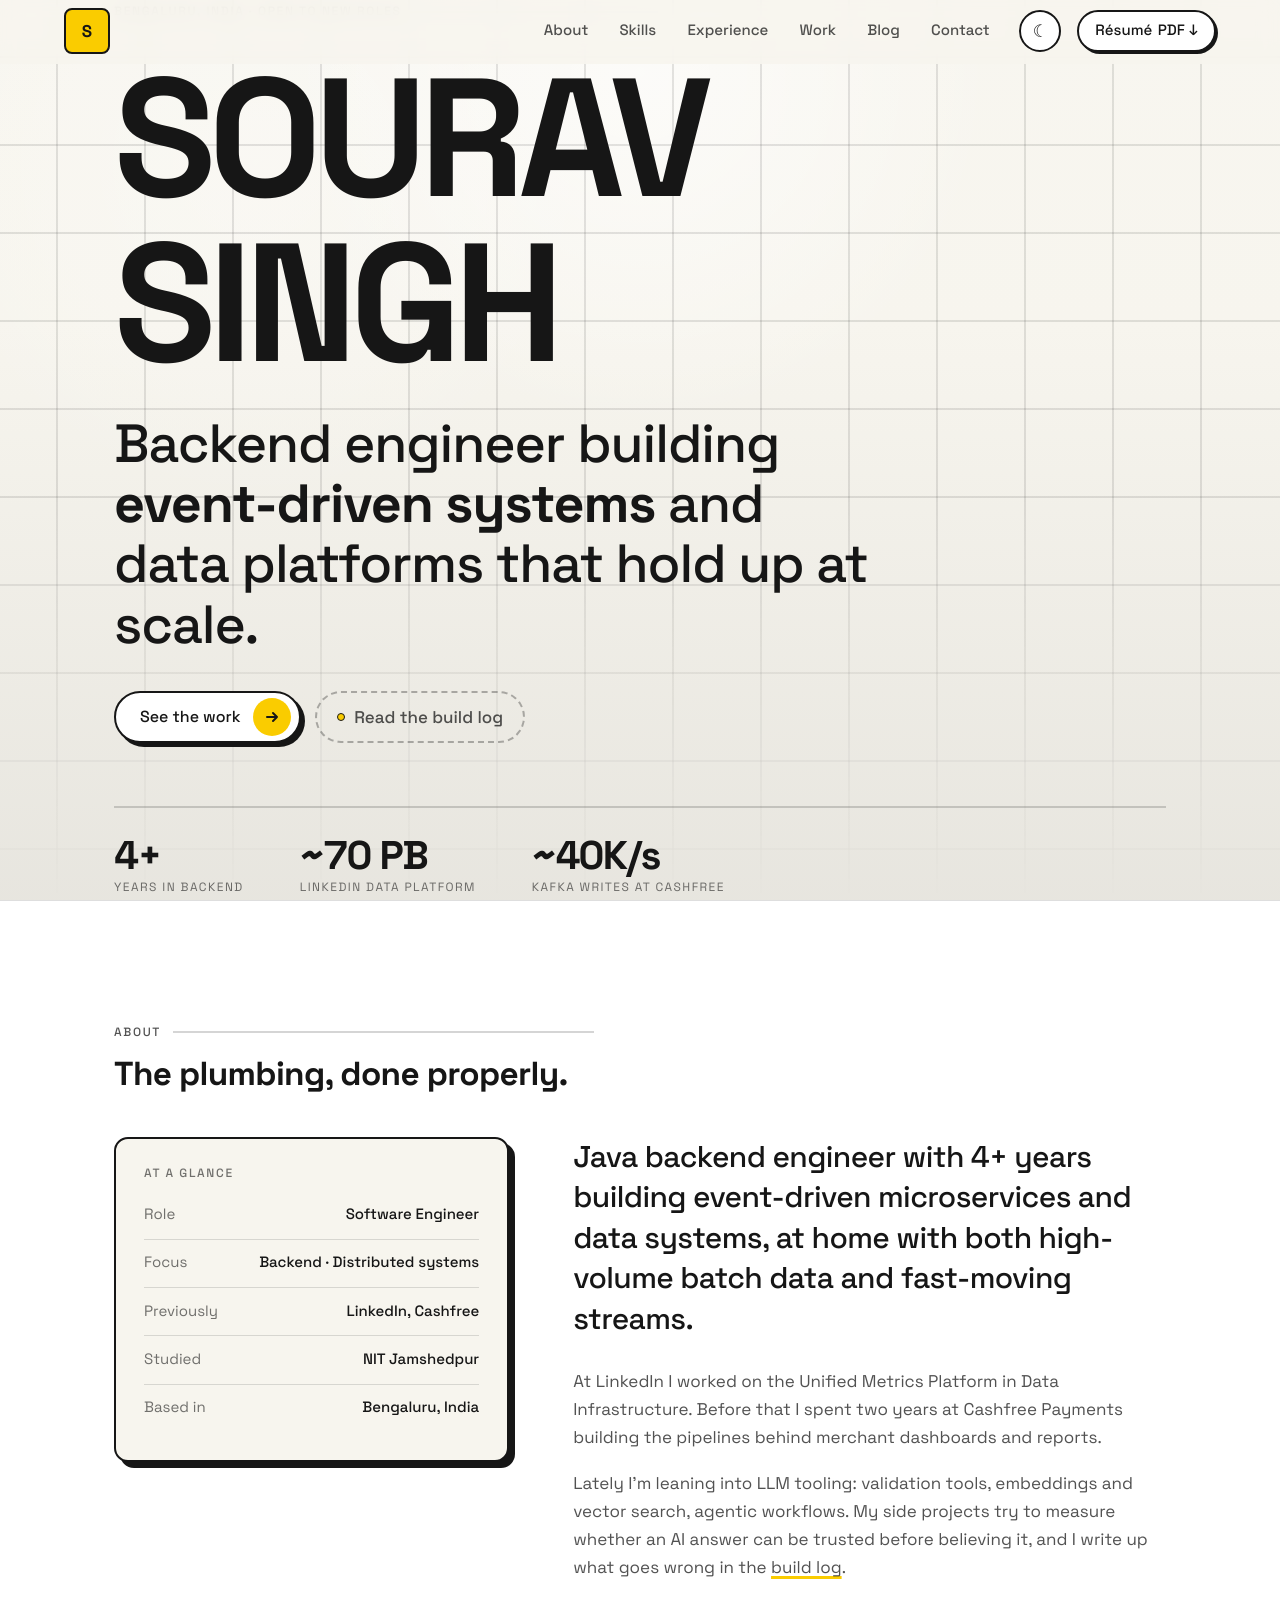
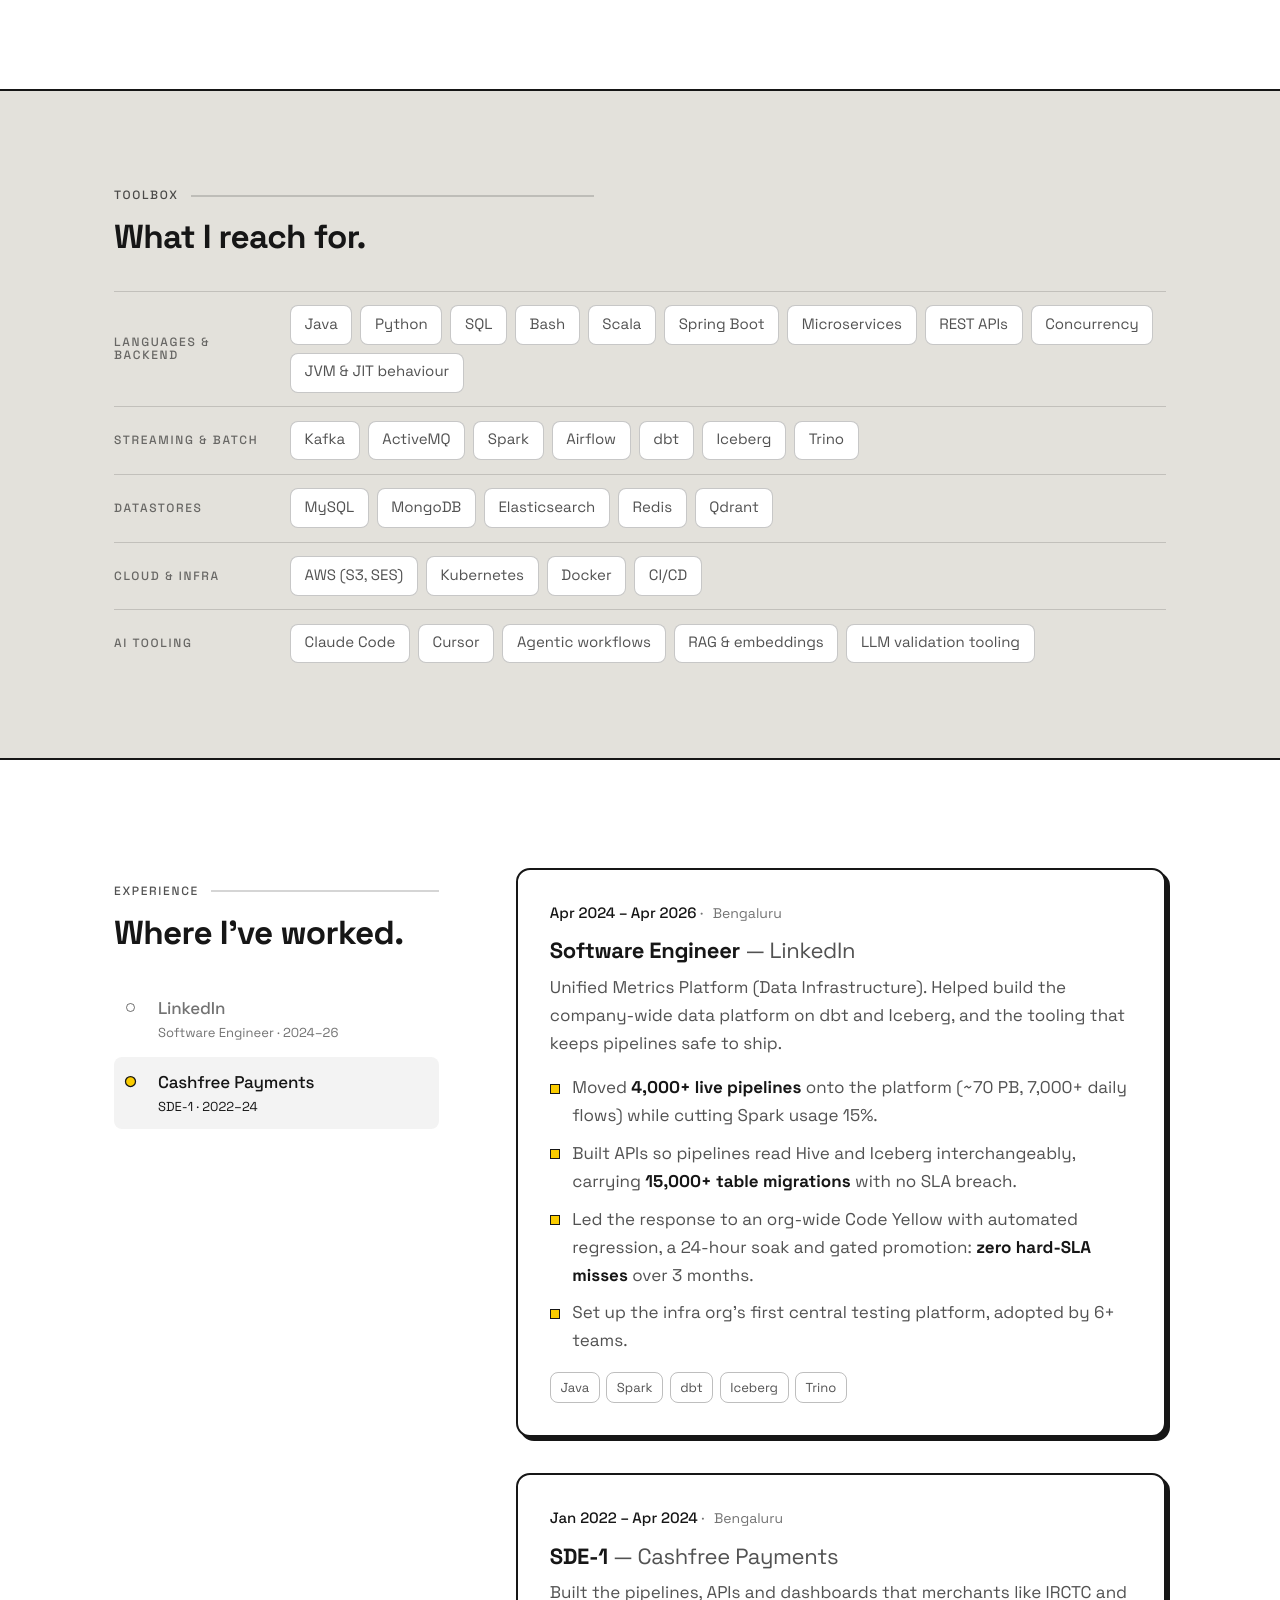
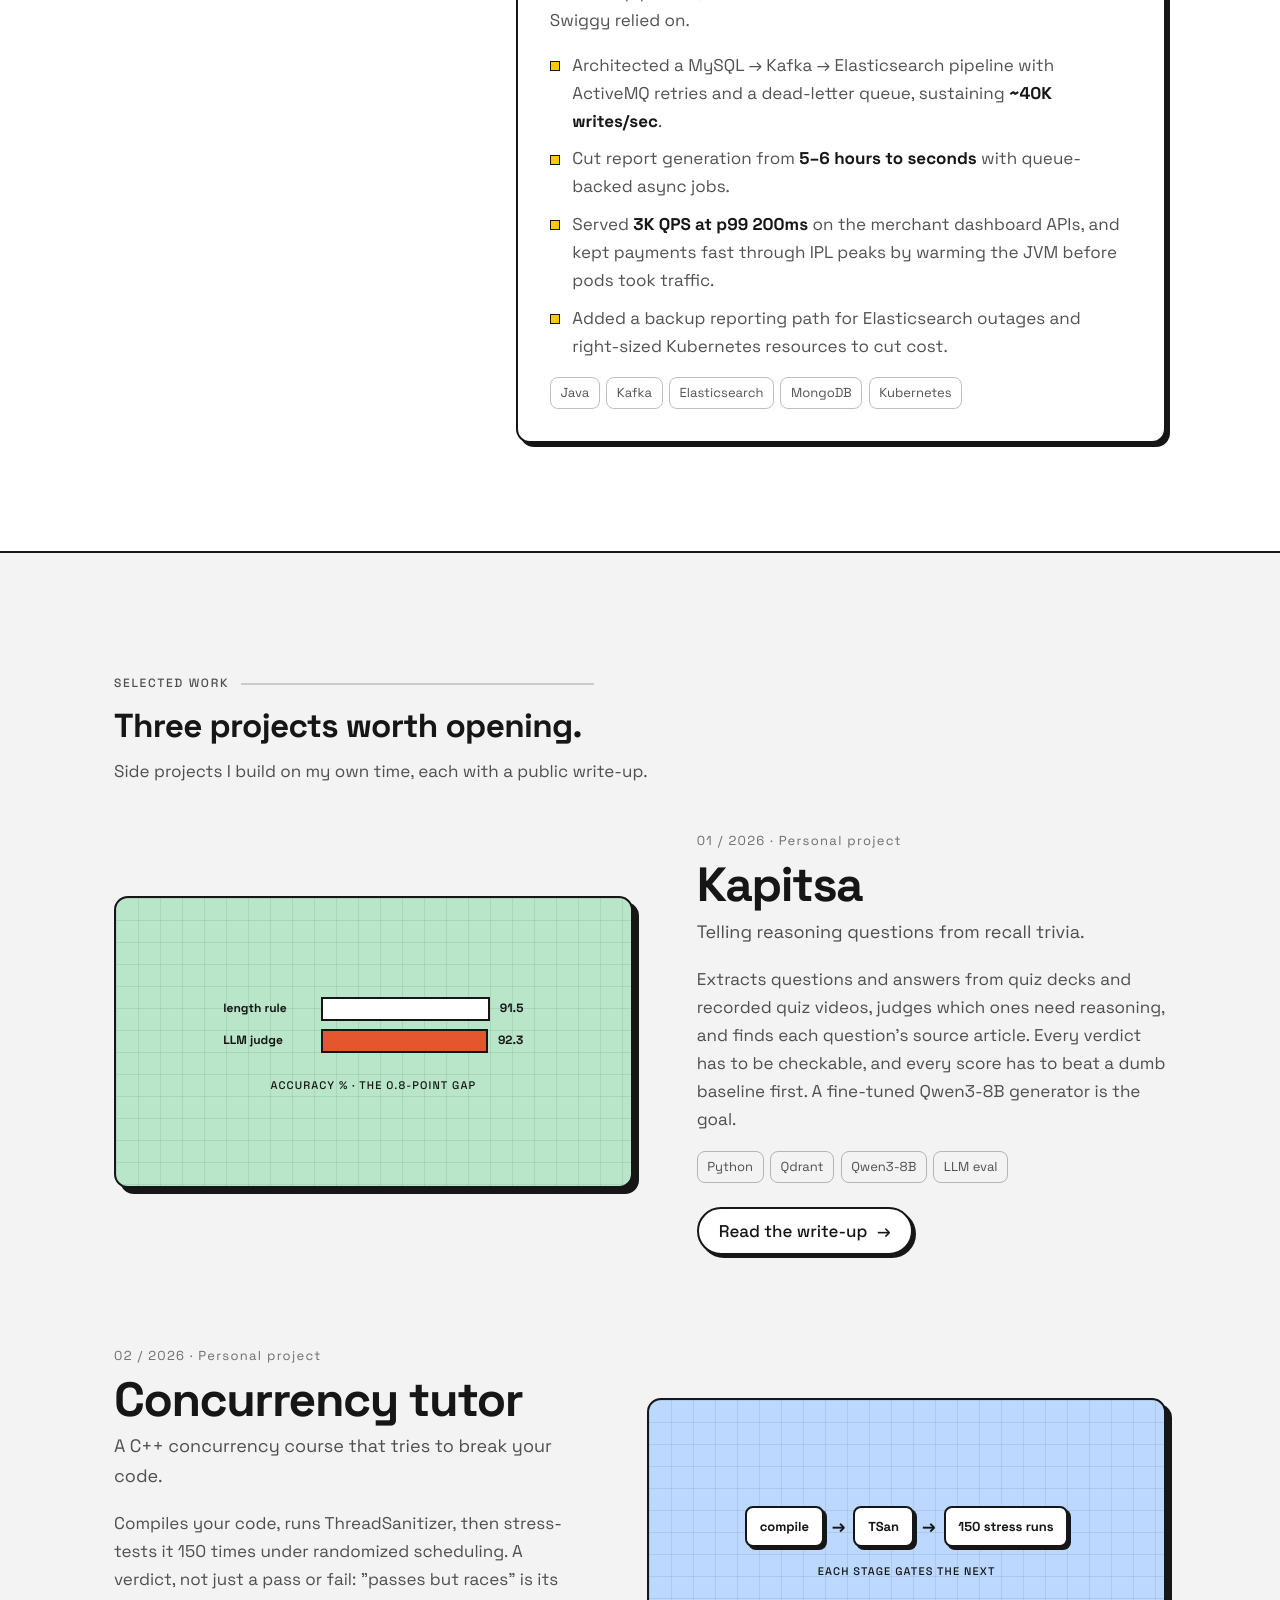
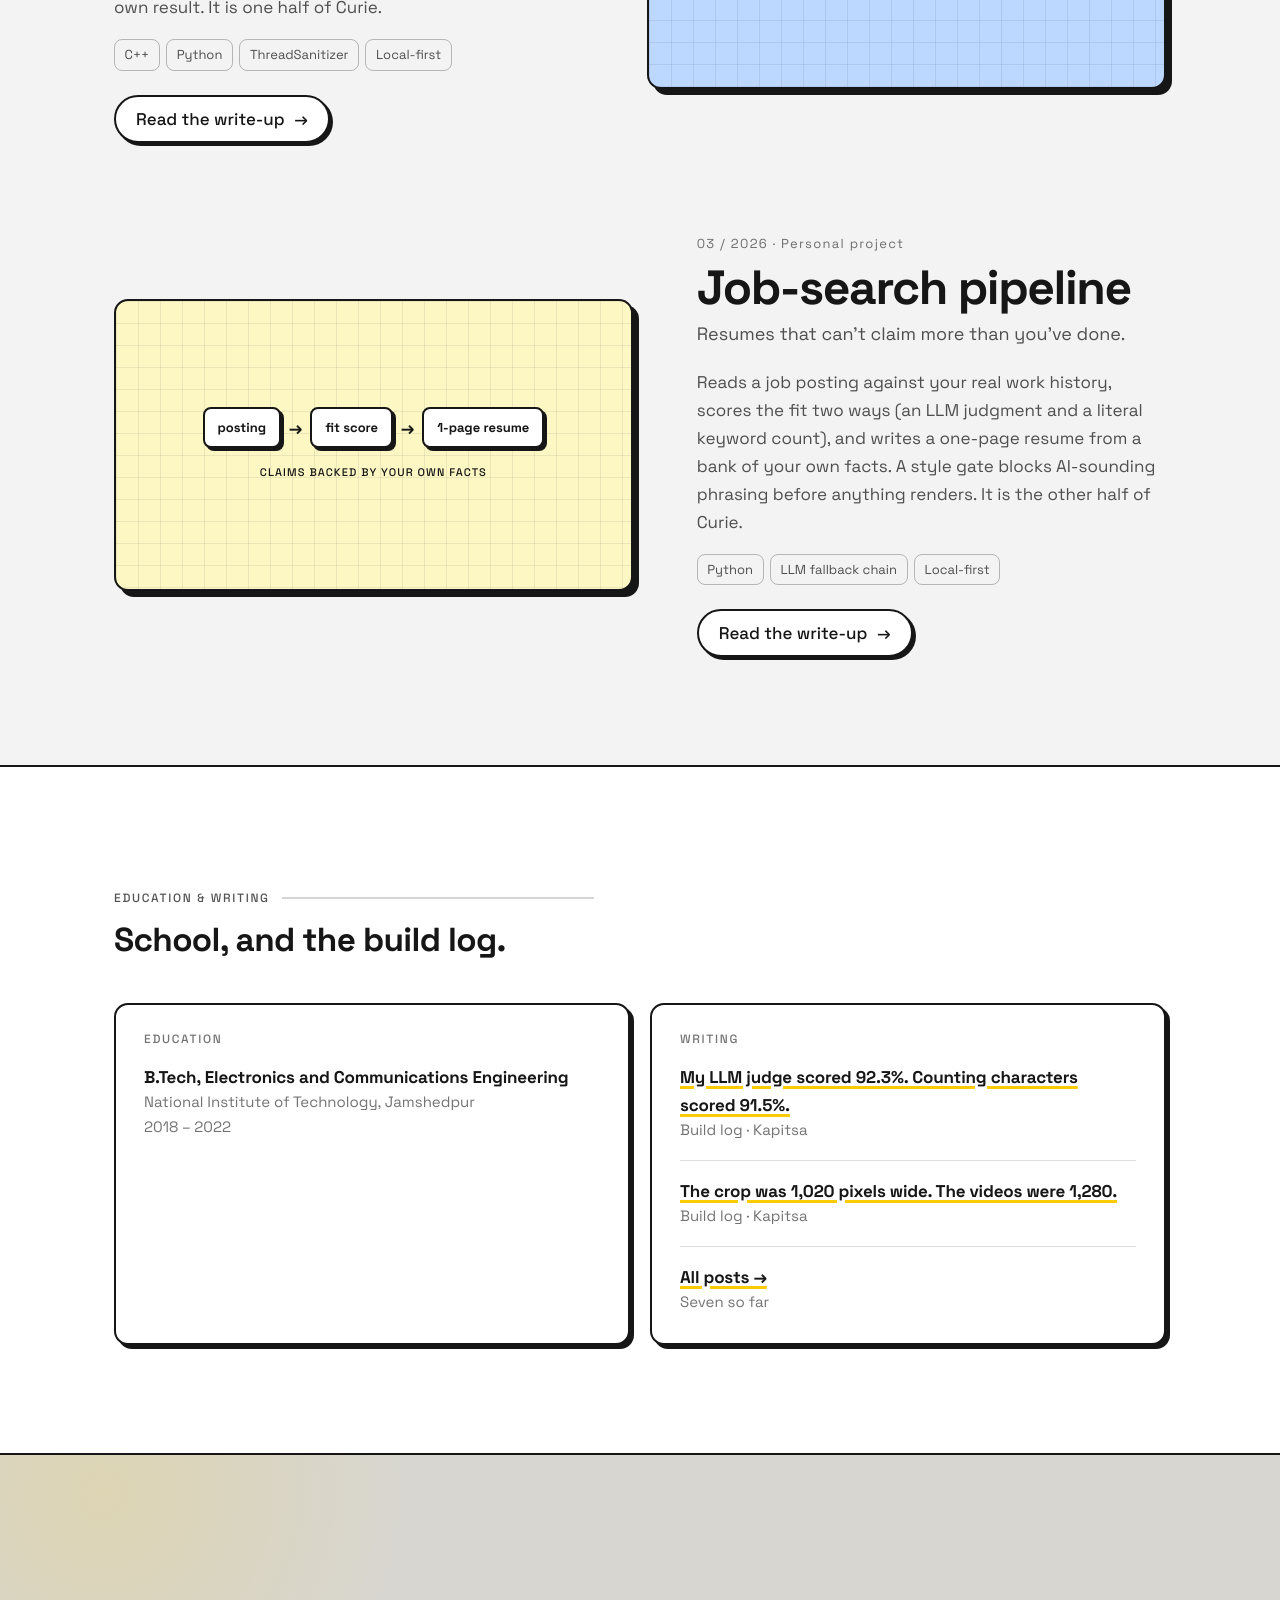
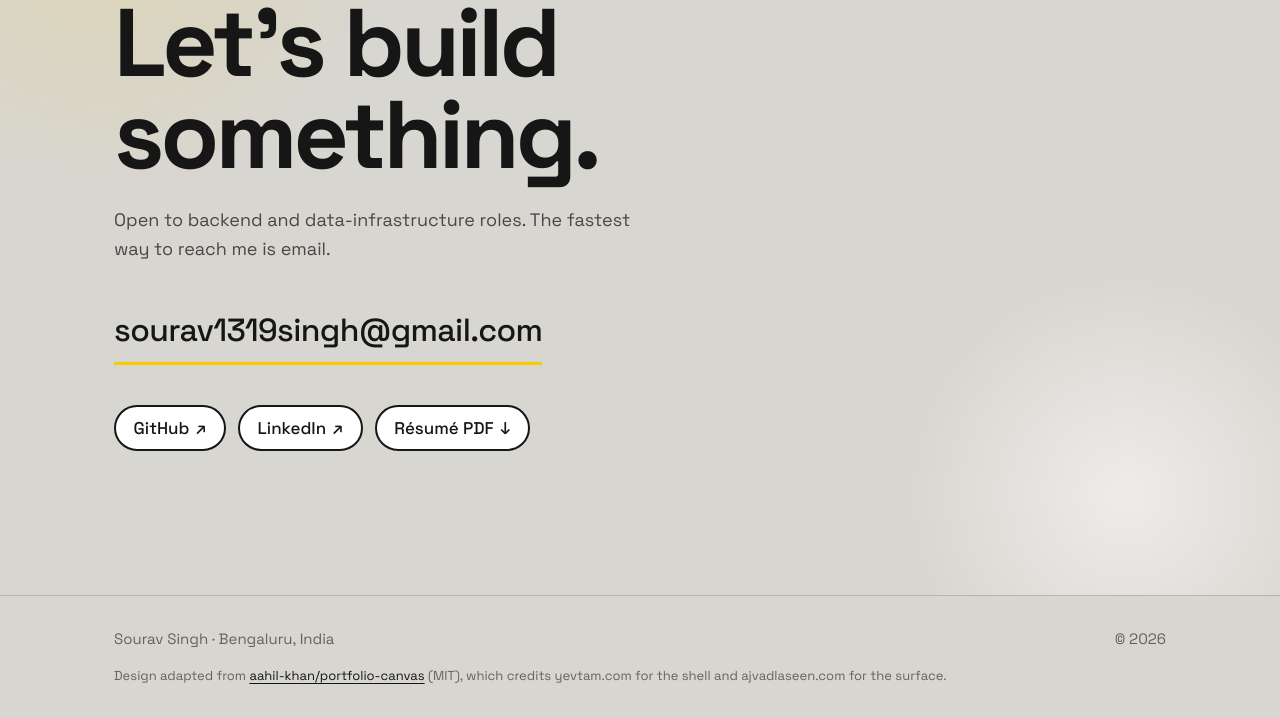
<file: index.html>
<!DOCTYPE html>
<html lang="en">
<head>
<meta charset="UTF-8">
<meta name="viewport" content="width=device-width, initial-scale=1.0">
<meta name="theme-color" content="#f7f5ee">
<title>Sourav Singh</title>
<meta name="description" content="Sourav Singh is a Java backend engineer with 4+ years building event-driven microservices and data systems at LinkedIn and Cashfree.">
<link rel="icon" href="data:image/svg+xml,%3Csvg xmlns='http://www.w3.org/2000/svg' viewBox='0 0 32 32'%3E%3Crect x='1' y='1' width='30' height='30' rx='7' fill='%23facc00' stroke='%23161616' stroke-width='2'/%3E%3Ctext x='16' y='23' font-size='19' font-weight='700' font-family='Arial' text-anchor='middle' fill='%23161616'%3ES%3C/text%3E%3C/svg%3E">
<script>
  /* before first paint: enable reveal styles and apply the saved theme, so nothing flashes */
  (function(){
    var d=document.documentElement;d.className+=' js';
    var t=null;try{t=localStorage.getItem('theme');}catch(e){}
    if(!t)t=matchMedia('(prefers-color-scheme: dark)').matches?'dark':'light';
    d.dataset.theme=t;
  })();
</script>
<link rel="preconnect" href="https://fonts.googleapis.com">
<link rel="preconnect" href="https://fonts.gstatic.com" crossorigin>
<link href="https://fonts.googleapis.com/css2?family=Space+Grotesk:wght@400;500;700&display=swap" rel="stylesheet">
<link rel="stylesheet" href="home.css?v=20261104">
</head>
<body>
<div id="cursor" aria-hidden="true"></div>

<header class="bar">
  <a class="mark" href="#top" aria-label="Back to top">S</a>
  <nav aria-label="Sections">
    <a href="#about">About</a>
    <a href="#skills">Skills</a>
    <a href="#experience">Experience</a>
    <a href="#work">Work</a>
    <a href="blog.html">Blog</a>
    <a href="#contact">Contact</a>
  </nav>
  <button class="themepick" id="themepick" type="button" aria-label="Toggle dark theme" aria-pressed="false">☾</button>
  <a class="bar__cta" href="Sourav_Singh_Resume.pdf" download><span>Résumé</span><span class="long">PDF ↓</span></a>
  <button class="burger" id="burger" type="button" aria-label="Menu" aria-expanded="false"><span></span><span></span><span></span></button>
</header>
<button class="scrim" id="scrim" type="button" tabindex="-1" aria-label="Close menu"></button>
<aside class="drawer" aria-label="Menu">
  <nav>
    <a href="#about">About</a>
    <a href="#skills">Skills</a>
    <a href="#experience">Experience</a>
    <a href="#work">Work</a>
    <a href="blog.html">Blog</a>
    <a href="#contact">Contact</a>
  </nav>
</aside>

<main id="top">

  <!-- HERO -->
  <section class="hero" style="padding-block:0">
    <div class="hero__grid" aria-hidden="true"><div class="hero__lines"></div></div>
    <div class="hero__light" aria-hidden="true"></div>
    <div class="wrap hero__inner">
      <p class="eyebrow hero__eyebrow">Bengaluru, India · Open to new roles</p>
      <h1 class="name"><span><i>Sourav</i></span><span><i>Singh</i></span></h1>
      <p class="headline">Backend engineer building <b>event-driven systems</b> and data platforms that hold up at scale.</p>
      <div class="hero__actions">
        <a class="cta" href="#work">
          <span class="cta__fill" aria-hidden="true"></span>
          <span class="cta__text">See the work</span>
          <span class="cta__icon" aria-hidden="true"><svg width="16" height="16" viewBox="0 0 16 16" fill="none" stroke="currentColor" stroke-width="2" stroke-linecap="round" stroke-linejoin="round"><path d="M3 8h10M9 4l4 4-4 4"/></svg></span>
        </a>
        <a class="ghost" href="blog.html"><i aria-hidden="true"></i>Read the build log</a>
      </div>
      <ul class="s-stats">
        <li><b><span data-count="4">4</span>+</b><span>Years in backend</span></li>
        <li><b>~<span data-count="70">70</span> PB</b><span>LinkedIn data platform</span></li>
        <li><b>~<span data-count="40">40</span>K/s</b><span>Kafka writes at Cashfree</span></li>
      </ul>
    </div>
  </section>

  <!-- ABOUT -->
  <section class="about" id="about">
    <div class="wrap">
      <div class="section__head reveal"><p class="eyebrow">About</p><h2>The plumbing, done properly.</h2></div>
      <div class="about__grid">
        <aside class="facts reveal">
          <h3>At a glance</h3>
          <ul>
            <li><span>Role</span><b>Software Engineer</b></li>
            <li><span>Focus</span><b>Backend · Distributed systems</b></li>
            <li><span>Previously</span><b>LinkedIn, Cashfree</b></li>
            <li><span>Studied</span><b>NIT Jamshedpur</b></li>
            <li><span>Based in</span><b>Bengaluru, India</b></li>
          </ul>
        </aside>
        <div>
          <p class="about__lede reveal">Java backend engineer with 4+ years building event-driven microservices and data systems, at home with both high-volume batch data and fast-moving streams.</p>
          <div class="about__notes reveal">
            <p>At LinkedIn I worked on the Unified Metrics Platform in Data Infrastructure. Before that I spent two years at Cashfree Payments building the pipelines behind merchant dashboards and reports.</p>
            <p>Lately I'm leaning into LLM tooling: validation tools, embeddings and vector search, agentic workflows. My side projects try to measure whether an AI answer can be trusted before believing it, and I write up what goes wrong in the <a href="blog.html">build log</a>.</p>
          </div>
        </div>
      </div>
    </div>
  </section>

  <!-- SKILLS -->
  <section class="skills" id="skills">
    <div class="wrap">
      <div class="section__head reveal"><p class="eyebrow">Toolbox</p><h2>What I reach for.</h2></div>
      <div class="skills__grid reveal">
        <div class="skillgroup"><h3>Languages &amp; backend</h3><div class="s-tools"><span class="s-tool">Java</span><span class="s-tool">Python</span><span class="s-tool">SQL</span><span class="s-tool">Bash</span><span class="s-tool">Scala</span><span class="s-tool">Spring Boot</span><span class="s-tool">Microservices</span><span class="s-tool">REST APIs</span><span class="s-tool">Concurrency</span><span class="s-tool">JVM &amp; JIT behaviour</span></div></div>
        <div class="skillgroup"><h3>Streaming &amp; batch</h3><div class="s-tools"><span class="s-tool">Kafka</span><span class="s-tool">ActiveMQ</span><span class="s-tool">Spark</span><span class="s-tool">Airflow</span><span class="s-tool">dbt</span><span class="s-tool">Iceberg</span><span class="s-tool">Trino</span></div></div>
        <div class="skillgroup"><h3>Datastores</h3><div class="s-tools"><span class="s-tool">MySQL</span><span class="s-tool">MongoDB</span><span class="s-tool">Elasticsearch</span><span class="s-tool">Redis</span><span class="s-tool">Qdrant</span></div></div>
        <div class="skillgroup"><h3>Cloud &amp; infra</h3><div class="s-tools"><span class="s-tool">AWS (S3, SES)</span><span class="s-tool">Kubernetes</span><span class="s-tool">Docker</span><span class="s-tool">CI/CD</span></div></div>
        <div class="skillgroup"><h3>AI tooling</h3><div class="s-tools"><span class="s-tool">Claude Code</span><span class="s-tool">Cursor</span><span class="s-tool">Agentic workflows</span><span class="s-tool">RAG &amp; embeddings</span><span class="s-tool">LLM validation tooling</span></div></div>
      </div>
    </div>
  </section>

  <!-- EXPERIENCE -->
  <section id="experience">
    <div class="wrap xp__grid">
      <aside class="xp__index">
        <div class="section__head reveal" style="margin-bottom:0"><p class="eyebrow">Experience</p><h2>Where I've worked.</h2></div>
        <ol class="xp__list" aria-label="Roles">
          <li><a class="xp__item on" href="#job-linkedin" data-xp-item><span class="xp__bullet" aria-hidden="true"></span><span><b>LinkedIn</b><span>Software Engineer · 2024–26</span></span></a></li>
          <li><a class="xp__item" href="#job-cashfree" data-xp-item><span class="xp__bullet" aria-hidden="true"></span><span><b>Cashfree Payments</b><span>SDE-1 · 2022–24</span></span></a></li>
        </ol>
      </aside>
      <div class="xp__detail">
        <article class="job reveal" id="job-linkedin" data-open="0">
          <p class="job__when"><b>Apr 2024 – Apr 2026</b>Bengaluru</p>
          <h3><button class="job__toggle" type="button" aria-expanded="false"><span>Software Engineer <span class="at">— LinkedIn</span></span><span class="job__chev" aria-hidden="true"></span></button></h3>
          <div class="job__body">
            <p class="job__lede">Unified Metrics Platform (Data Infrastructure). Helped build the company-wide data platform on dbt and Iceberg, and the tooling that keeps pipelines safe to ship.</p>
            <ul class="job__points">
              <li>Moved <strong>4,000+ live pipelines</strong> onto the platform (~70 PB, 7,000+ daily flows) while cutting Spark usage 15%.</li>
              <li>Built APIs so pipelines read Hive and Iceberg interchangeably, carrying <strong>15,000+ table migrations</strong> with no SLA breach.</li>
              <li>Led the response to an org-wide Code Yellow with automated regression, a 24-hour soak and gated promotion: <strong>zero hard-SLA misses</strong> over 3 months.</li>
                            <li>Set up the infra org's first central testing platform, adopted by 6+ teams.</li>
            </ul>
            <div class="s-chips"><span class="s-chip">Java</span><span class="s-chip">Spark</span><span class="s-chip">dbt</span><span class="s-chip">Iceberg</span><span class="s-chip">Trino</span></div>
          </div>
        </article>
        <article class="job reveal" id="job-cashfree" data-open="0">
          <p class="job__when"><b>Jan 2022 – Apr 2024</b>Bengaluru</p>
          <h3><button class="job__toggle" type="button" aria-expanded="false"><span>SDE-1 <span class="at">— Cashfree Payments</span></span><span class="job__chev" aria-hidden="true"></span></button></h3>
          <div class="job__body">
            <p class="job__lede">Built the pipelines, APIs and dashboards that merchants like IRCTC and Swiggy relied on.</p>
            <ul class="job__points">
              <li>Architected a MySQL → Kafka → Elasticsearch pipeline with ActiveMQ retries and a dead-letter queue, sustaining <strong>~40K writes/sec</strong>.</li>
              <li>Cut report generation from <strong>5–6 hours to seconds</strong> with queue-backed async jobs.</li>
              <li>Served <strong>3K QPS at p99 200ms</strong> on the merchant dashboard APIs, and kept payments fast through IPL peaks by warming the JVM before pods took traffic.</li>
              <li>Added a backup reporting path for Elasticsearch outages and right-sized Kubernetes resources to cut cost.</li>
            </ul>
            <div class="s-chips"><span class="s-chip">Java</span><span class="s-chip">Kafka</span><span class="s-chip">Elasticsearch</span><span class="s-chip">MongoDB</span><span class="s-chip">Kubernetes</span></div>
          </div>
        </article>
      </div>
    </div>
  </section>

  <!-- WORK -->
  <section class="work" id="work">
    <div class="wrap">
      <div class="section__head reveal"><p class="eyebrow">Selected work</p><h2>Three projects worth opening.</h2><p>Side projects I build on my own time, each with a public write-up.</p></div>
      <div class="cases">

        <article class="case reveal">
          <a class="case__shot c1" href="kapitsa.html" tabindex="-1" aria-hidden="true">
            <div class="bars"><div><span>length rule</span><i style="width:91.5%"></i><b>91.5</b></div><div class="b2"><span>LLM judge</span><i style="width:92.3%"></i><b>92.3</b></div></div>
            <span class="cap">accuracy % · the 0.8-point gap</span>
          </a>
          <div class="case__body">
            <p class="case__no">01 / 2026 · Personal project</p>
            <h3>Kapitsa</h3>
            <p class="case__tag">Telling reasoning questions from recall trivia.</p>
            <p class="case__lede">Extracts questions and answers from quiz decks and recorded quiz videos, judges which ones need reasoning, and finds each question's source article. Every verdict has to be checkable, and every score has to beat a dumb baseline first. A fine-tuned Qwen3-8B generator is the goal.</p>
            <div class="s-chips"><span class="s-chip">Python</span><span class="s-chip">Qdrant</span><span class="s-chip">Qwen3-8B</span><span class="s-chip">LLM eval</span></div>
            <a class="case__go" href="kapitsa.html">Read the write-up <span aria-hidden="true">→</span></a>
          </div>
        </article>

        <article class="case reveal">
          <a class="case__shot c2" href="curie.html" tabindex="-1" aria-hidden="true">
            <div class="row"><span class="node">compile</span><span class="arr">→</span><span class="node">TSan</span><span class="arr">→</span><span class="node">150 stress runs</span></div>
            <span class="cap">each stage gates the next</span>
          </a>
          <div class="case__body">
            <p class="case__no">02 / 2026 · Personal project</p>
            <h3>Concurrency tutor</h3>
            <p class="case__tag">A C++ concurrency course that tries to break your code.</p>
            <p class="case__lede">Compiles your code, runs ThreadSanitizer, then stress-tests it 150 times under randomized scheduling. A verdict, not just a pass or fail: "passes but races" is its own result. It is one half of Curie.</p>
            <div class="s-chips"><span class="s-chip">C++</span><span class="s-chip">Python</span><span class="s-chip">ThreadSanitizer</span><span class="s-chip">Local-first</span></div>
            <a class="case__go" href="curie.html">Read the write-up <span aria-hidden="true">→</span></a>
          </div>
        </article>

        <article class="case reveal">
          <a class="case__shot c3" href="curie.html" tabindex="-1" aria-hidden="true">
            <div class="row"><span class="node">posting</span><span class="arr">→</span><span class="node">fit score</span><span class="arr">→</span><span class="node">1-page resume</span></div>
            <span class="cap">claims backed by your own facts</span>
          </a>
          <div class="case__body">
            <p class="case__no">03 / 2026 · Personal project</p>
            <h3>Job-search pipeline</h3>
            <p class="case__tag">Resumes that can't claim more than you've done.</p>
            <p class="case__lede">Reads a job posting against your real work history, scores the fit two ways (an LLM judgment and a literal keyword count), and writes a one-page resume from a bank of your own facts. A style gate blocks AI-sounding phrasing before anything renders. It is the other half of Curie.</p>
            <div class="s-chips"><span class="s-chip">Python</span><span class="s-chip">LLM fallback chain</span><span class="s-chip">Local-first</span></div>
            <a class="case__go" href="curie.html">Read the write-up <span aria-hidden="true">→</span></a>
          </div>
        </article>

      </div>
    </div>
  </section>

  <!-- EDUCATION + WRITING -->
  <section>
    <div class="wrap">
      <div class="section__head reveal"><p class="eyebrow">Education &amp; writing</p><h2>School, and the build log.</h2></div>
      <div class="creds">
        <div class="cred reveal">
          <h3>Education</h3>
          <ul><li><b>B.Tech, Electronics and Communications Engineering</b><span>National Institute of Technology, Jamshedpur</span><span>2018 – 2022</span></li></ul>
        </div>
        <div class="cred reveal">
          <h3>Writing</h3>
          <ul>
            <li><a href="blog/01-judge-92-vs-91.html"><b>My LLM judge scored 92.3%. Counting characters scored 91.5%.</b><span>Build log · Kapitsa</span></a></li>
            <li><a href="blog/04-the-crop.html"><b>The crop was 1,020 pixels wide. The videos were 1,280.</b><span>Build log · Kapitsa</span></a></li>
            <li><a href="blog.html"><b>All posts →</b><span>Seven so far</span></a></li>
          </ul>
        </div>
      </div>
    </div>
  </section>

  <!-- CONTACT -->
  <section class="closer" id="contact">
    <div class="wrap closer__inner">
      <h2 class="reveal"><span>Let's build</span><span>something.</span></h2>
      <p class="reveal">Open to backend and data-infrastructure roles. The fastest way to reach me is email.</p>
      <a class="closer__mail reveal" href="mailto:sourav1319singh@gmail.com">sourav1319singh@gmail.com</a>
      <div class="closer__links reveal">
        <a href="https://github.com/randomrandomness441" target="_blank" rel="noopener noreferrer">GitHub <span aria-hidden="true">↗</span></a>
        <a href="https://www.linkedin.com/in/souravsingh1319" target="_blank" rel="noopener noreferrer">LinkedIn <span aria-hidden="true">↗</span></a>
        <a href="Sourav_Singh_Resume.pdf" download>Résumé PDF <span aria-hidden="true">↓</span></a>
      </div>
    </div>
  </section>

</main>

<a class="totop" href="#top" aria-label="Back to top"><span aria-hidden="true">↑</span></a>
<footer class="foot">
  <div class="wrap">
    <span>Sourav Singh · Bengaluru, India</span>
    <span>© 2026</span>
    <span class="foot__credit">Design adapted from <a href="https://github.com/aahil-khan/portfolio-canvas" target="_blank" rel="noopener noreferrer">aahil-khan/portfolio-canvas</a> (MIT), which credits yevtam.com for the shell and ajvadlaseen.com for the surface.</span>
  </div>
</footer>

<script src="home.js?v=20261104"></script>
</body>
</html>
</file>
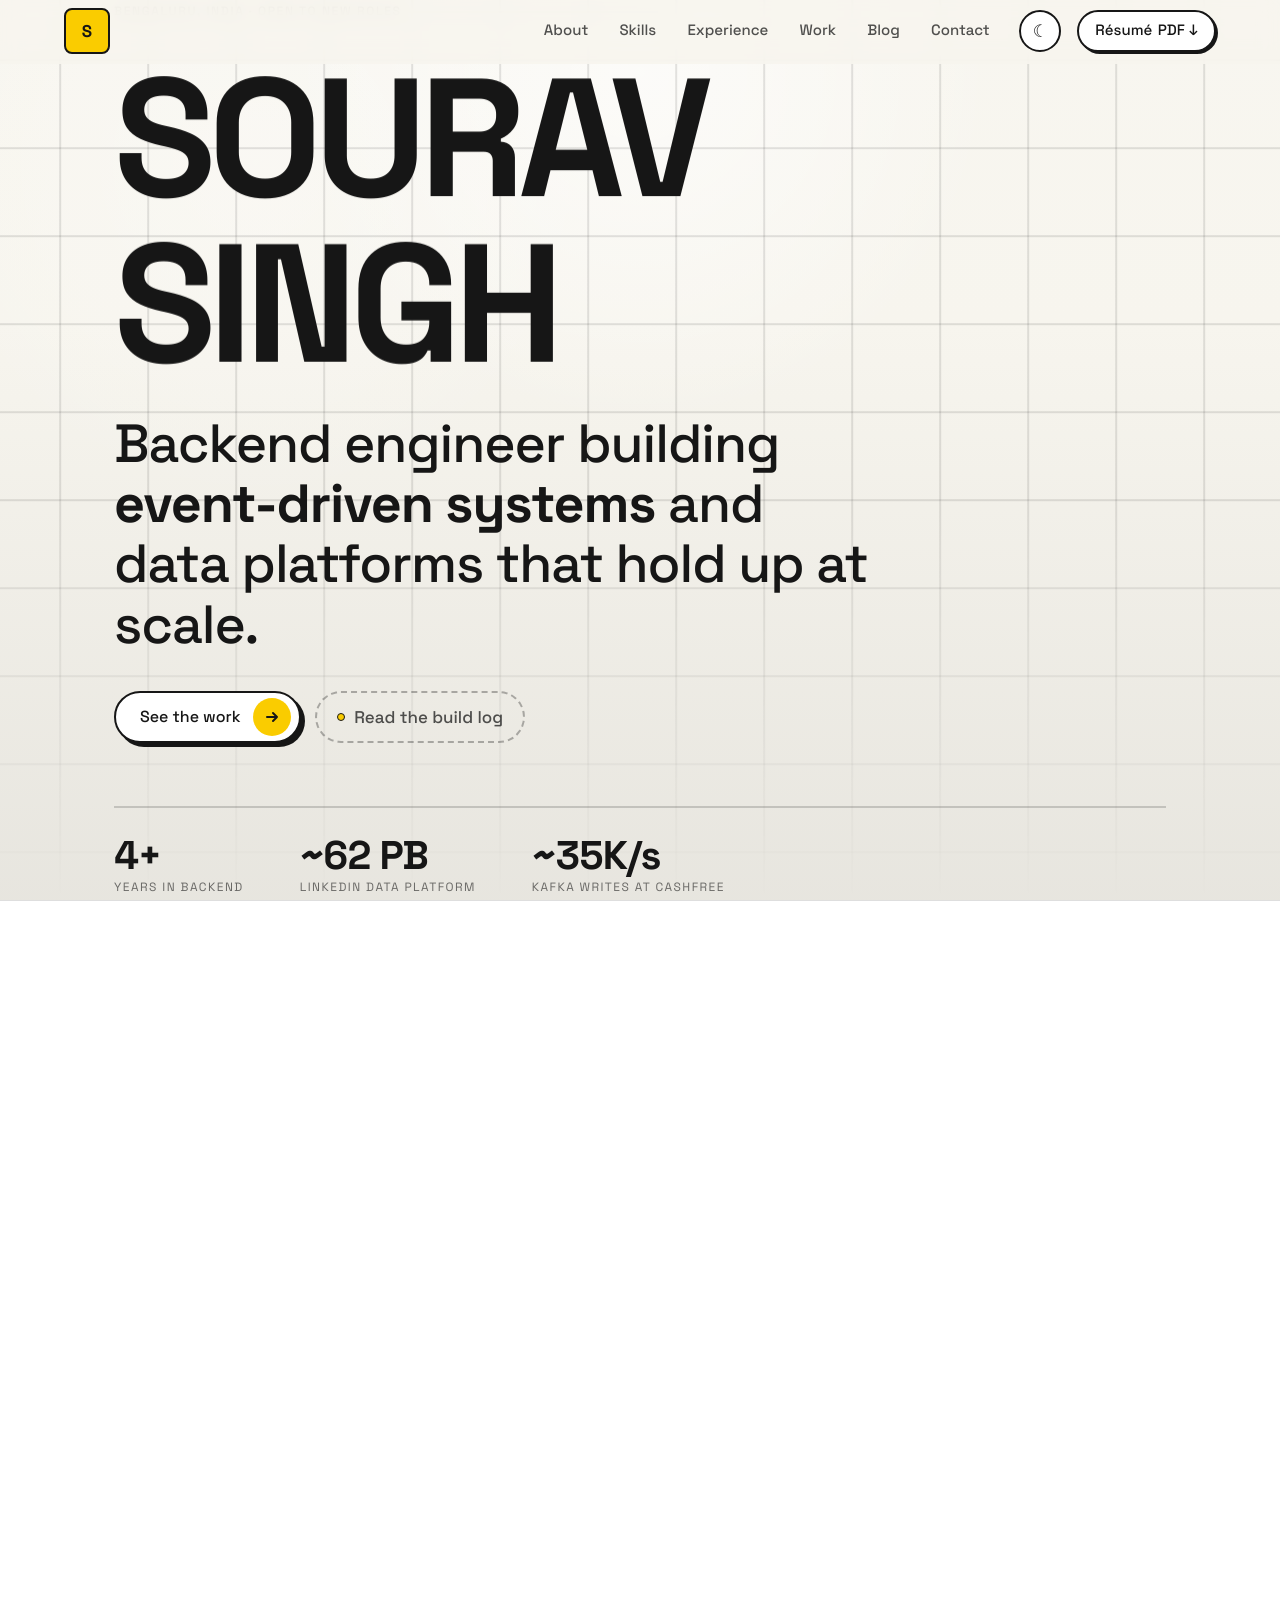
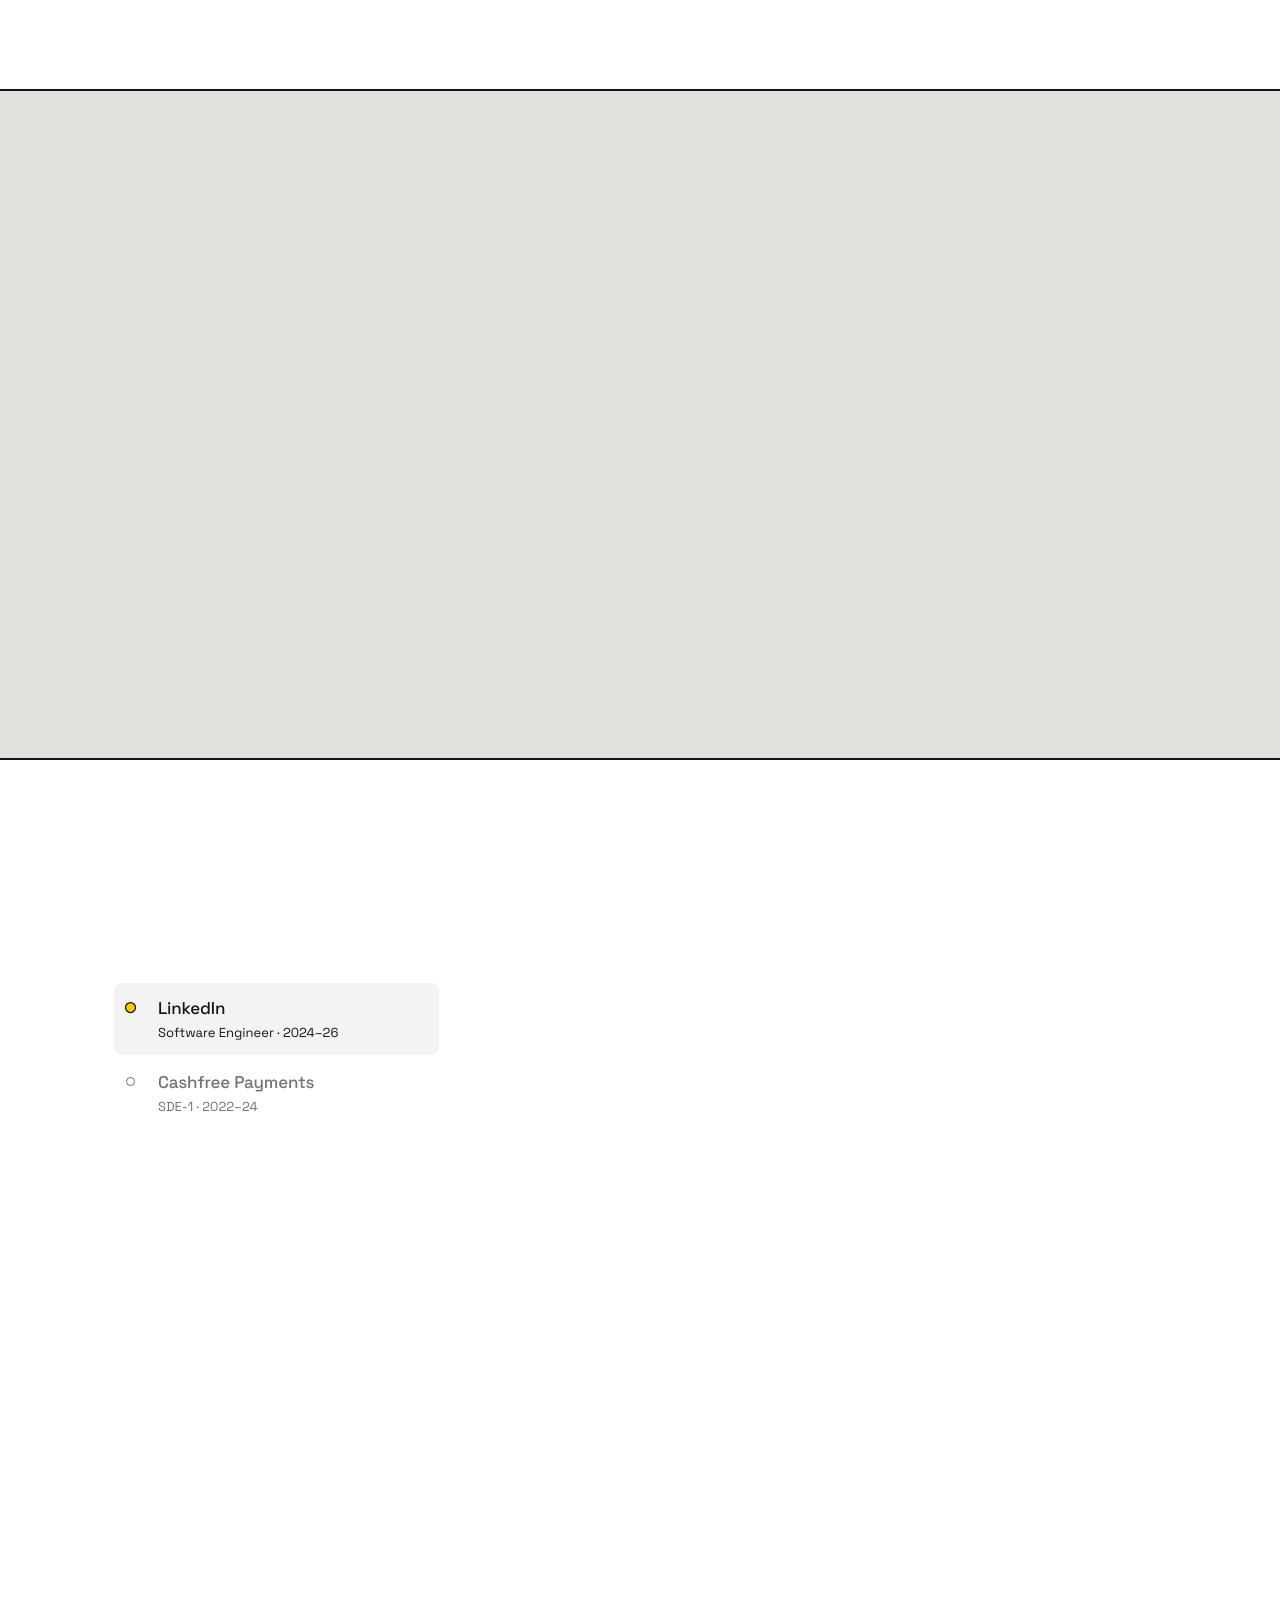
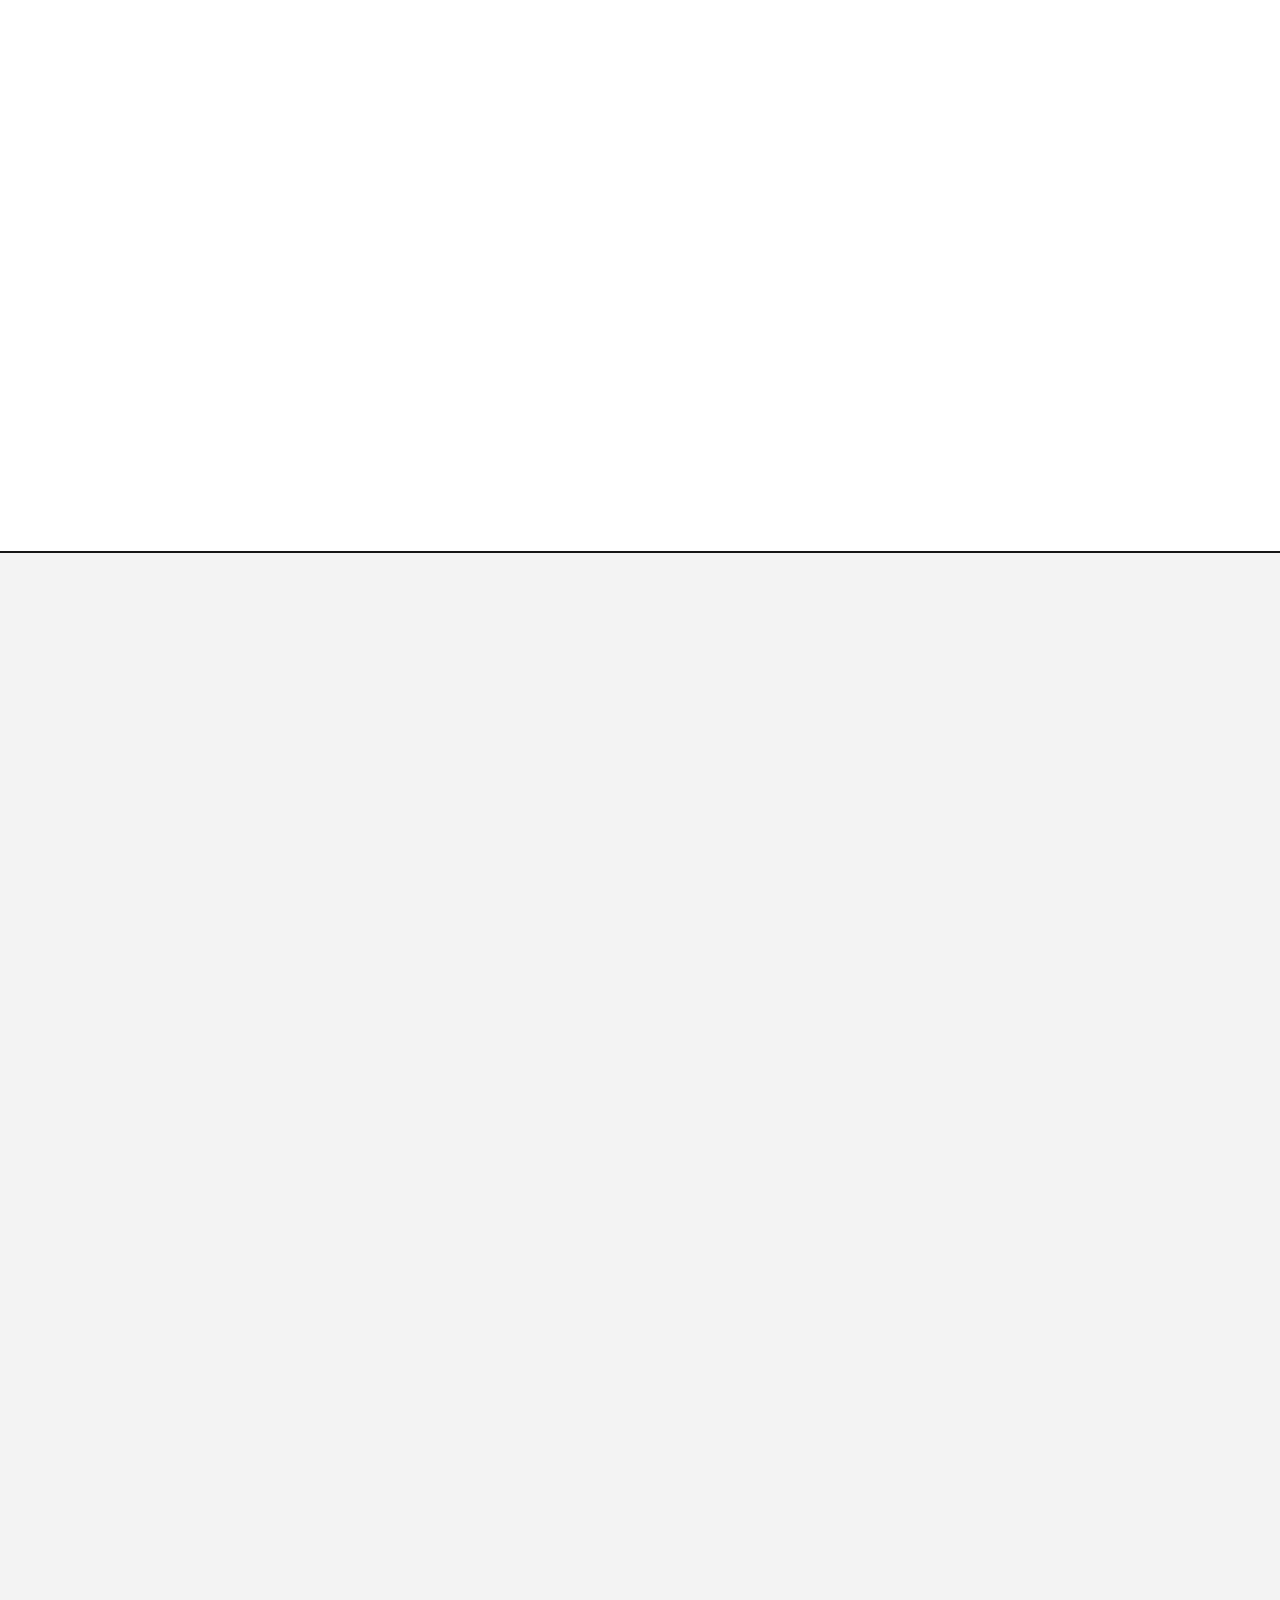
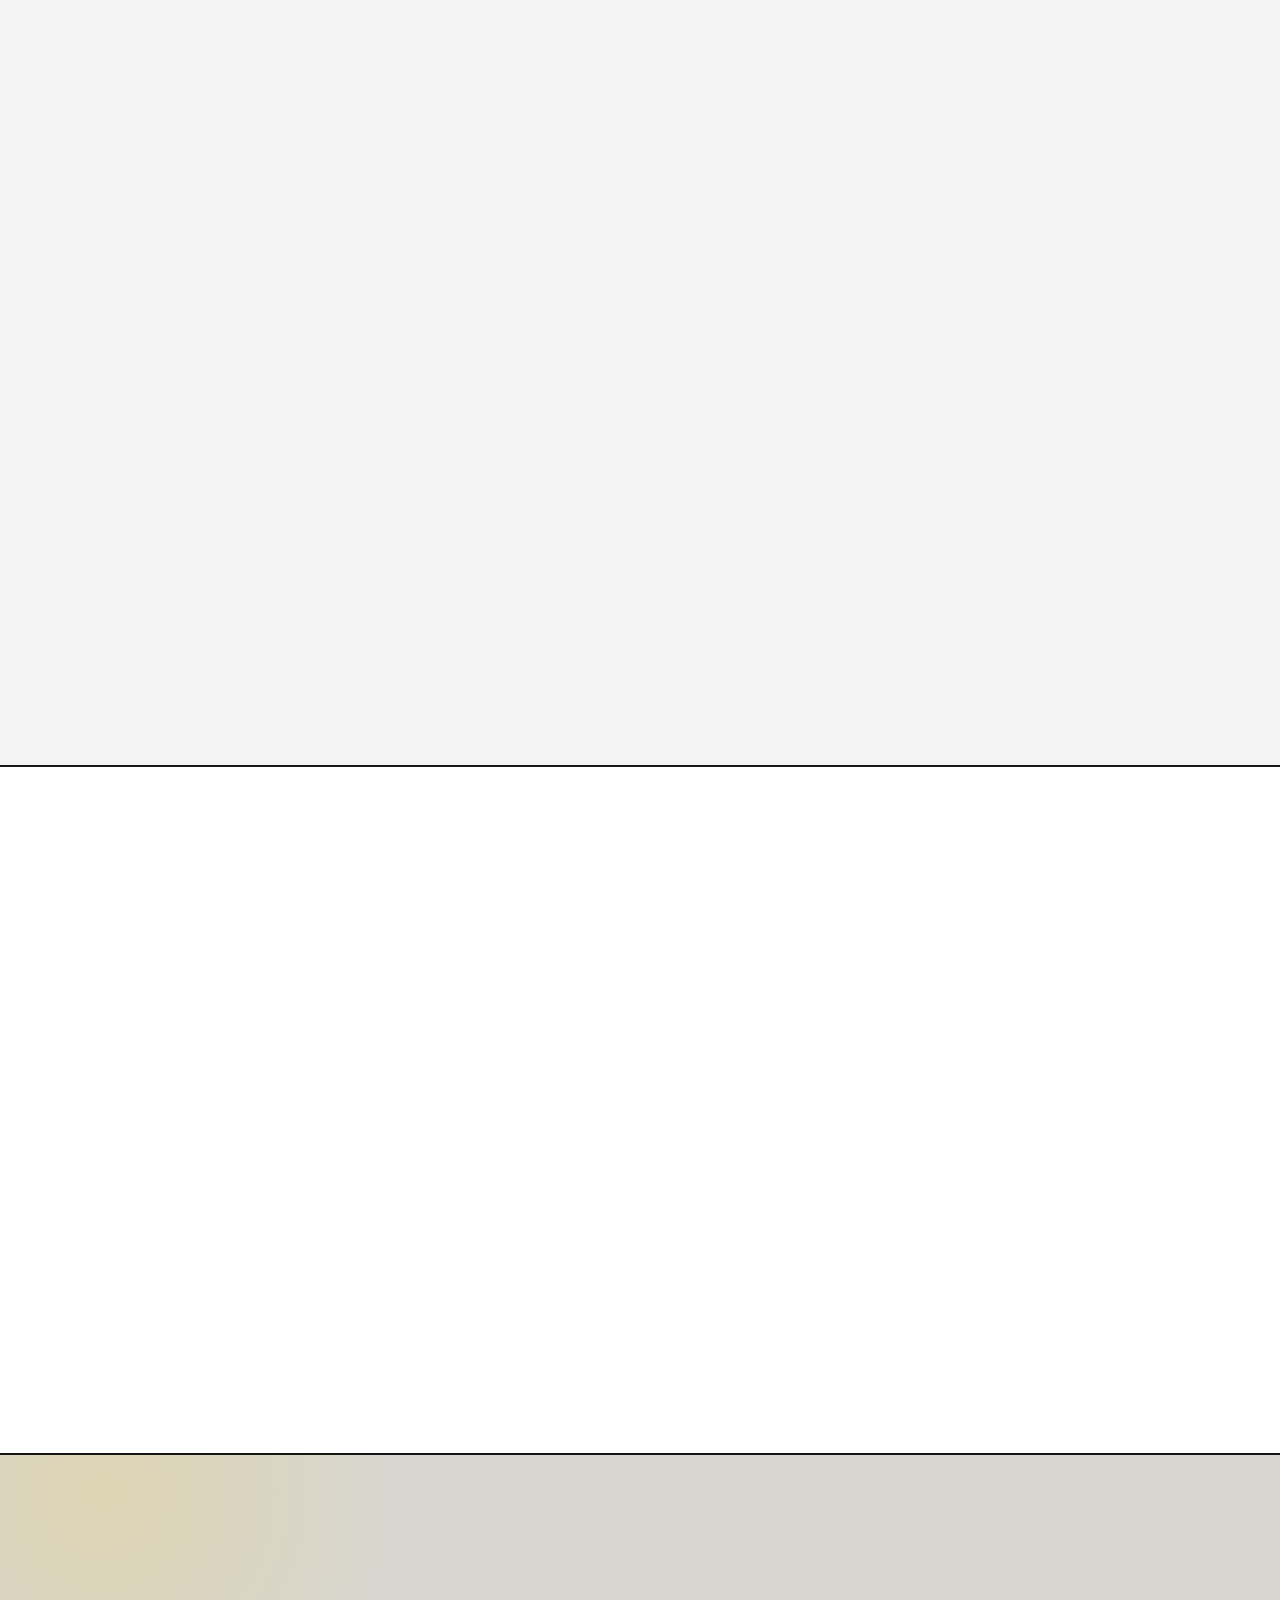
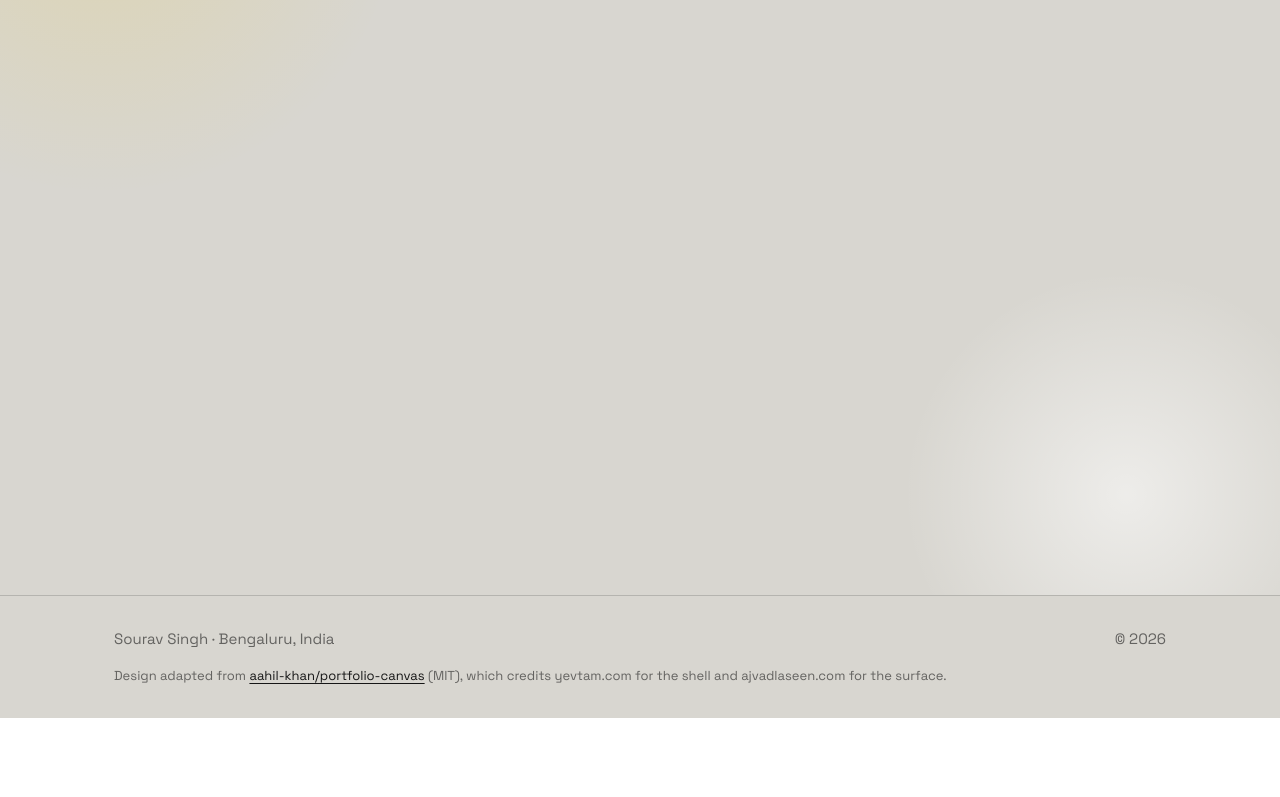
<file: about.html>
<!DOCTYPE html>
<html lang="en">
<head>
<meta charset="UTF-8">
<meta name="viewport" content="width=device-width, initial-scale=1.0">
<meta name="theme-color" content="#f7f5ee">
<title>About — Sourav Singh</title>
<meta name="description" content="About Sourav Singh.">
<link rel="icon" href="data:image/svg+xml,%3Csvg xmlns='http://www.w3.org/2000/svg' viewBox='0 0 32 32'%3E%3Crect x='1' y='1' width='30' height='30' rx='7' fill='%23facc00' stroke='%23161616' stroke-width='2'/%3E%3Ctext x='16' y='23' font-size='19' font-weight='700' font-family='Arial' text-anchor='middle' fill='%23161616'%3ES%3C/text%3E%3C/svg%3E">
<script>
  (function(){
    var d=document.documentElement;d.className+=' js';
    var t=null;try{t=localStorage.getItem('theme');}catch(e){}
    if(!t)t=matchMedia('(prefers-color-scheme: dark)').matches?'dark':'light';
    d.dataset.theme=t;
  })();
</script>
<link rel="preconnect" href="https://fonts.googleapis.com">
<link rel="preconnect" href="https://fonts.gstatic.com" crossorigin>
<link href="https://fonts.googleapis.com/css2?family=Space+Grotesk:wght@400;500;700&display=swap" rel="stylesheet">
<link rel="stylesheet" href="home.css?v=20261104">
<meta http-equiv="refresh" content="0; url=index.html#about">
<link rel="canonical" href="index.html#about">
</head>
<body>
<div id="cursor" aria-hidden="true"></div>

<header class="bar">
  <a class="mark" href="index.html" aria-label="Home">S</a>
  <nav aria-label="Sections"><a href="index.html#about">About</a><a href="index.html#skills">Skills</a><a href="index.html#experience">Experience</a><a href="index.html#work" aria-current="page">Work</a><a href="blog.html">Blog</a><a href="index.html#contact">Contact</a></nav>
  <button class="themepick" id="themepick" type="button" aria-label="Toggle dark theme" aria-pressed="false">☾</button>
  <a class="bar__cta" href="Sourav_Singh_Resume.pdf" download><span>Résumé</span><span class="long">PDF ↓</span></a>
  <button class="burger" id="burger" type="button" aria-label="Menu" aria-expanded="false"><span></span><span></span><span></span></button>
</header>
<button class="scrim" id="scrim" type="button" tabindex="-1" aria-label="Close menu"></button>
<aside class="drawer" aria-label="Menu"><nav><a href="index.html#about">About</a><a href="index.html#skills">Skills</a><a href="index.html#experience">Experience</a><a href="index.html#work" aria-current="page">Work</a><a href="blog.html">Blog</a><a href="index.html#contact">Contact</a></nav></aside>

<main class="page" id="top">
  <div class="wrap"><div class="page__head"><p class="eyebrow">About</p><h1>Moved to the home page.</h1>
  <p class="lead">Taking you to <a href="index.html#about">the About section</a>…</p></div></div>
</main>

<a class="totop" href="#top" aria-label="Back to top"><span aria-hidden="true">↑</span></a>
<footer class="foot">
  <div class="wrap">
    <span>Sourav Singh · Bengaluru, India</span>
    <span>© 2026</span>
    <span class="foot__links">
      <a href="mailto:sourav1319singh@gmail.com">sourav1319singh@gmail.com</a>
      <a href="https://github.com/randomrandomness441" target="_blank" rel="noopener noreferrer">GitHub ↗</a>
      <a href="https://www.linkedin.com/in/souravsingh1319" target="_blank" rel="noopener noreferrer">LinkedIn ↗</a>
    </span>
    <span class="foot__credit">Design adapted from <a href="https://github.com/aahil-khan/portfolio-canvas" target="_blank" rel="noopener noreferrer">aahil-khan/portfolio-canvas</a> (MIT).</span>
  </div>
</footer>

<script src="home.js?v=20261104"></script>
</body>
</html>
</file>
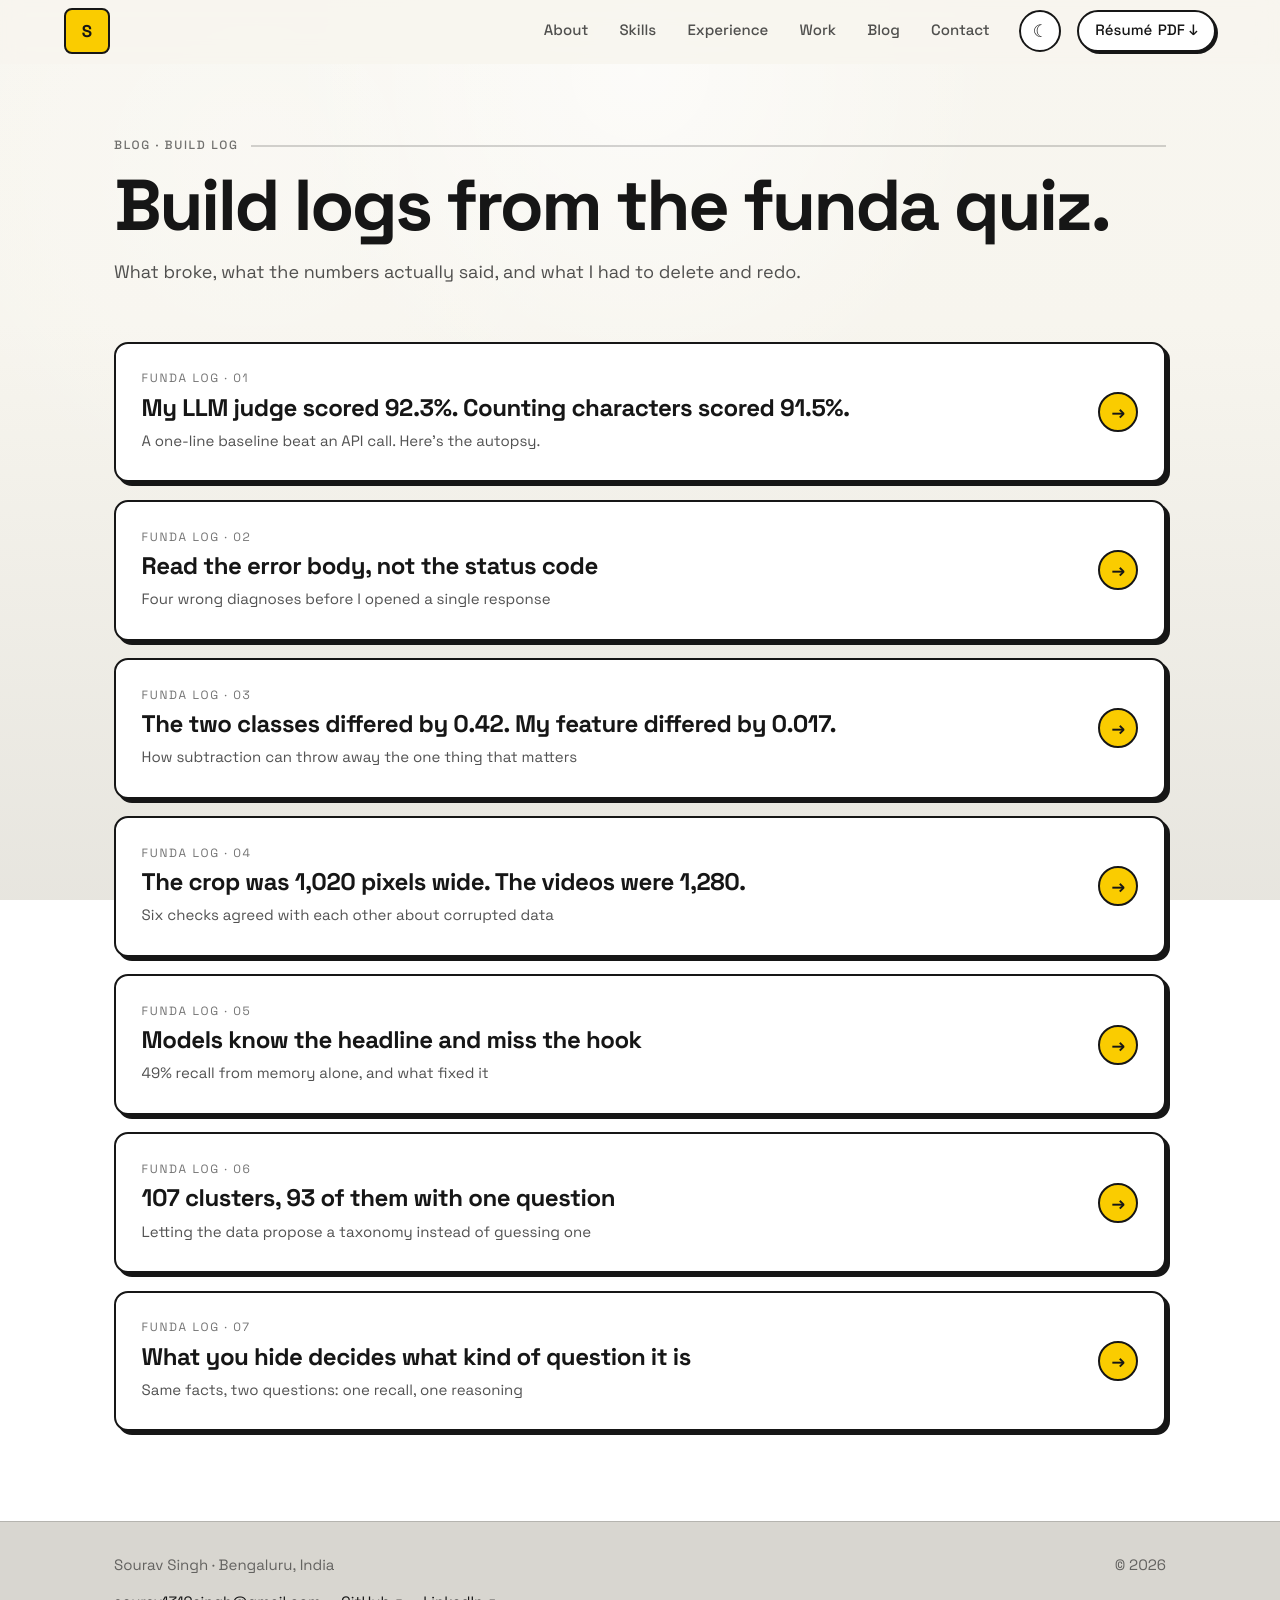
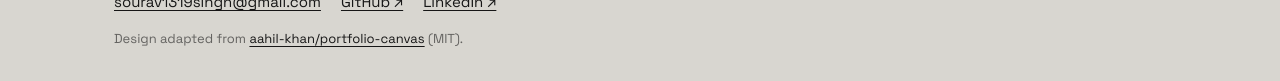
<file: blog.html>
<!DOCTYPE html>
<html lang="en">
<head>
<meta charset="UTF-8">
<meta name="viewport" content="width=device-width, initial-scale=1.0">
<meta name="theme-color" content="#f7f5ee">
<title>Blog — Sourav Singh</title>
<meta name="description" content="Build logs from Kapitsa, a funda quiz-question generator: what broke, what the numbers said, and what I had to redo.">
<link rel="icon" href="data:image/svg+xml,%3Csvg xmlns='http://www.w3.org/2000/svg' viewBox='0 0 32 32'%3E%3Crect x='1' y='1' width='30' height='30' rx='7' fill='%23facc00' stroke='%23161616' stroke-width='2'/%3E%3Ctext x='16' y='23' font-size='19' font-weight='700' font-family='Arial' text-anchor='middle' fill='%23161616'%3ES%3C/text%3E%3C/svg%3E">
<script>
  (function(){
    var d=document.documentElement;d.className+=' js';
    var t=null;try{t=localStorage.getItem('theme');}catch(e){}
    if(!t)t=matchMedia('(prefers-color-scheme: dark)').matches?'dark':'light';
    d.dataset.theme=t;
  })();
</script>
<link rel="preconnect" href="https://fonts.googleapis.com">
<link rel="preconnect" href="https://fonts.gstatic.com" crossorigin>
<link href="https://fonts.googleapis.com/css2?family=Space+Grotesk:wght@400;500;700&display=swap" rel="stylesheet">
<link rel="stylesheet" href="home.css?v=20261104">
</head>
<body>
<div id="cursor" aria-hidden="true"></div>

<header class="bar">
  <a class="mark" href="index.html" aria-label="Home">S</a>
  <nav aria-label="Sections"><a href="index.html#about">About</a><a href="index.html#skills">Skills</a><a href="index.html#experience">Experience</a><a href="index.html#work">Work</a><a href="blog.html" aria-current="page">Blog</a><a href="index.html#contact">Contact</a></nav>
  <button class="themepick" id="themepick" type="button" aria-label="Toggle dark theme" aria-pressed="false">☾</button>
  <a class="bar__cta" href="Sourav_Singh_Resume.pdf" download><span>Résumé</span><span class="long">PDF ↓</span></a>
  <button class="burger" id="burger" type="button" aria-label="Menu" aria-expanded="false"><span></span><span></span><span></span></button>
</header>
<button class="scrim" id="scrim" type="button" tabindex="-1" aria-label="Close menu"></button>
<aside class="drawer" aria-label="Menu"><nav><a href="index.html#about">About</a><a href="index.html#skills">Skills</a><a href="index.html#experience">Experience</a><a href="index.html#work">Work</a><a href="blog.html" aria-current="page">Blog</a><a href="index.html#contact">Contact</a></nav></aside>

<main class="page" id="top">
  <div class="wrap">
    <div class="page__head reveal">
      <p class="eyebrow">Blog · build log</p>
      <h1>Build logs from the funda quiz.</h1>
      <p class="lead">What broke, what the numbers actually said, and what I had to delete and redo.</p>
    </div>
    <div class="notes">
    <a class="note reveal" href="blog/01-judge-92-vs-91.html"><span><span class="no">FUNDA LOG · 01</span><span class="t">My LLM judge scored 92.3%. Counting characters scored 91.5%.</span><small>A one-line baseline beat an API call. Here's the autopsy.</small></span><span class="arr" aria-hidden="true">→</span></a>
    <a class="note reveal" href="blog/02-error-body.html"><span><span class="no">FUNDA LOG · 02</span><span class="t">Read the error body, not the status code</span><small>Four wrong diagnoses before I opened a single response</small></span><span class="arr" aria-hidden="true">→</span></a>
    <a class="note reveal" href="blog/03-derived-features.html"><span><span class="no">FUNDA LOG · 03</span><span class="t">The two classes differed by 0.42. My feature differed by 0.017.</span><small>How subtraction can throw away the one thing that matters</small></span><span class="arr" aria-hidden="true">→</span></a>
    <a class="note reveal" href="blog/04-the-crop.html"><span><span class="no">FUNDA LOG · 04</span><span class="t">The crop was 1,020 pixels wide. The videos were 1,280.</span><small>Six checks agreed with each other about corrupted data</small></span><span class="arr" aria-hidden="true">→</span></a>
    <a class="note reveal" href="blog/05-the-web-is-the-hook.html"><span><span class="no">FUNDA LOG · 05</span><span class="t">Models know the headline and miss the hook</span><small>49% recall from memory alone, and what fixed it</small></span><span class="arr" aria-hidden="true">→</span></a>
    <a class="note reveal" href="blog/06-taxonomy.html"><span><span class="no">FUNDA LOG · 06</span><span class="t">107 clusters, 93 of them with one question</span><small>Letting the data propose a taxonomy instead of guessing one</small></span><span class="arr" aria-hidden="true">→</span></a>
    <a class="note reveal" href="blog/07-what-you-hide.html"><span><span class="no">FUNDA LOG · 07</span><span class="t">What you hide decides what kind of question it is</span><small>Same facts, two questions: one recall, one reasoning</small></span><span class="arr" aria-hidden="true">→</span></a>
    </div>
  </div>
</main>

<a class="totop" href="#top" aria-label="Back to top"><span aria-hidden="true">↑</span></a>
<footer class="foot">
  <div class="wrap">
    <span>Sourav Singh · Bengaluru, India</span>
    <span>© 2026</span>
    <span class="foot__links">
      <a href="mailto:sourav1319singh@gmail.com">sourav1319singh@gmail.com</a>
      <a href="https://github.com/randomrandomness441" target="_blank" rel="noopener noreferrer">GitHub ↗</a>
      <a href="https://www.linkedin.com/in/souravsingh1319" target="_blank" rel="noopener noreferrer">LinkedIn ↗</a>
    </span>
    <span class="foot__credit">Design adapted from <a href="https://github.com/aahil-khan/portfolio-canvas" target="_blank" rel="noopener noreferrer">aahil-khan/portfolio-canvas</a> (MIT).</span>
  </div>
</footer>

<script src="home.js?v=20261104"></script>
</body>
</html>
</file>
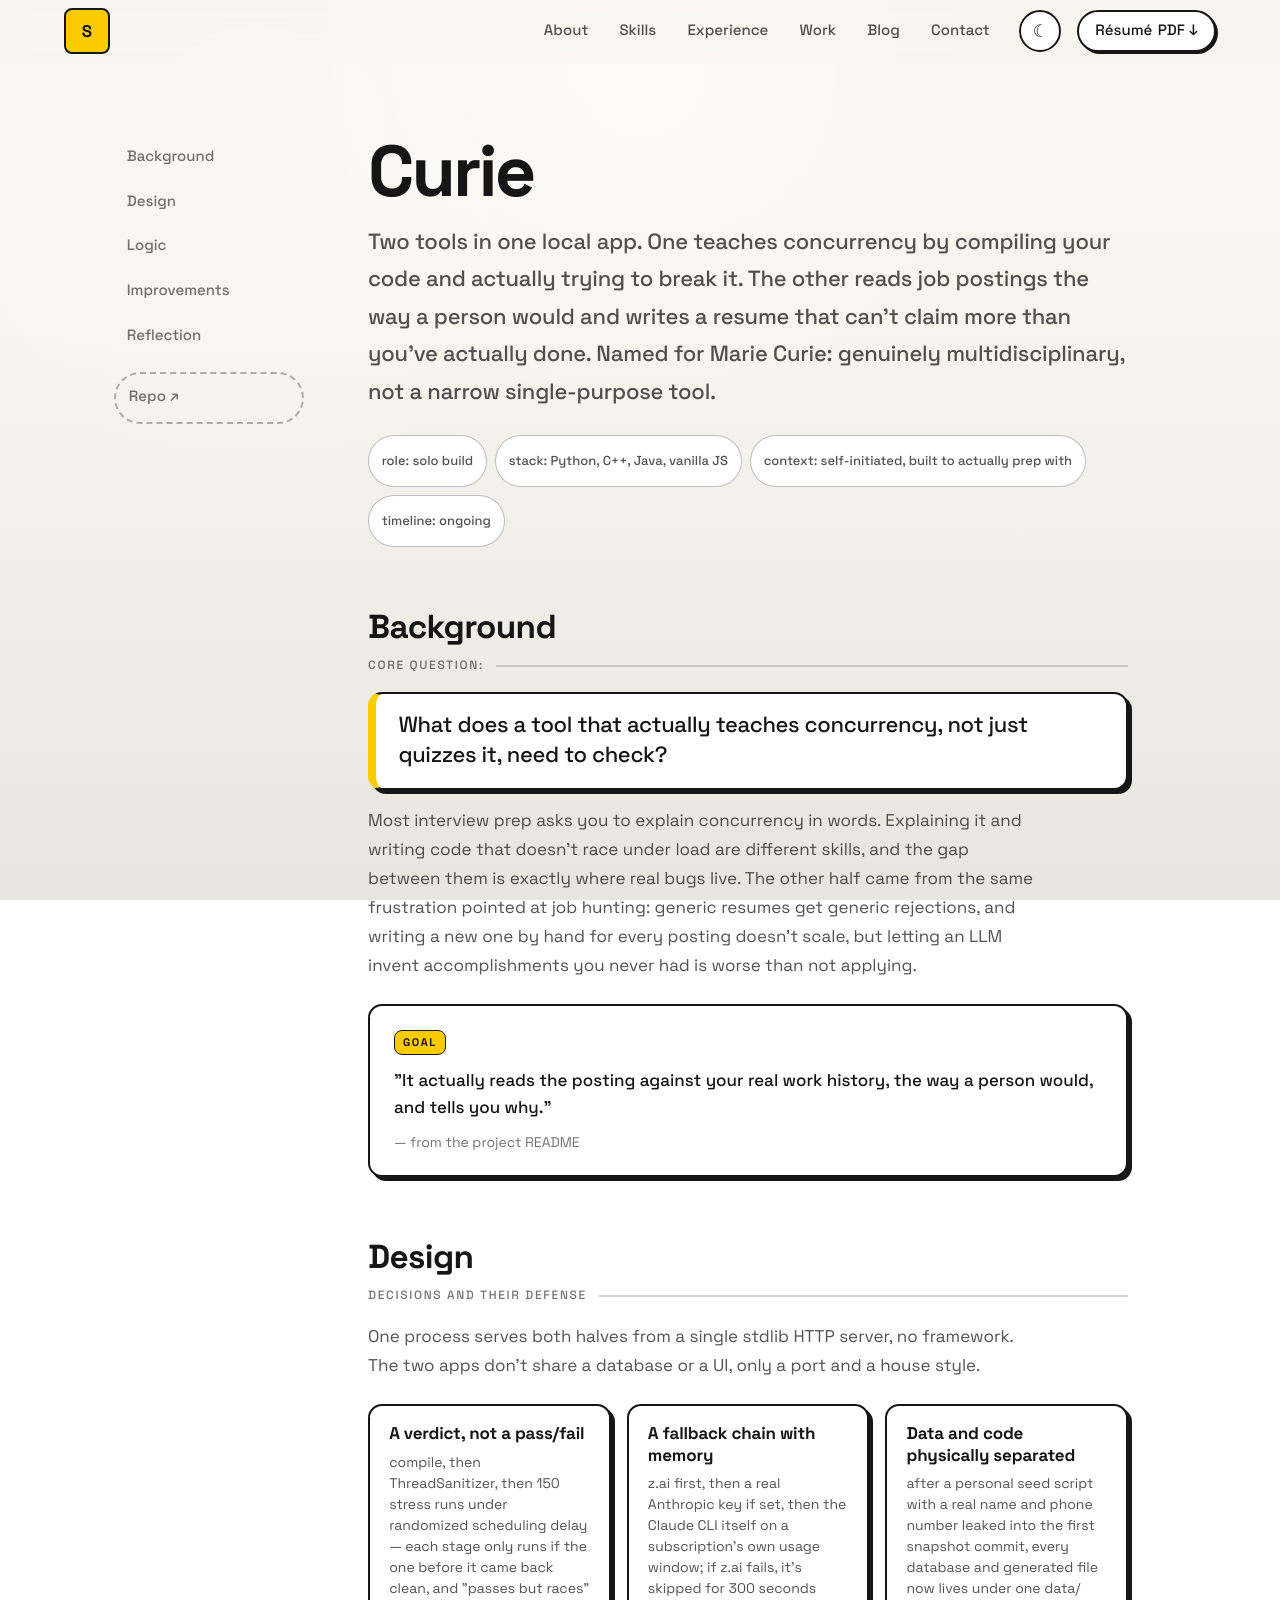
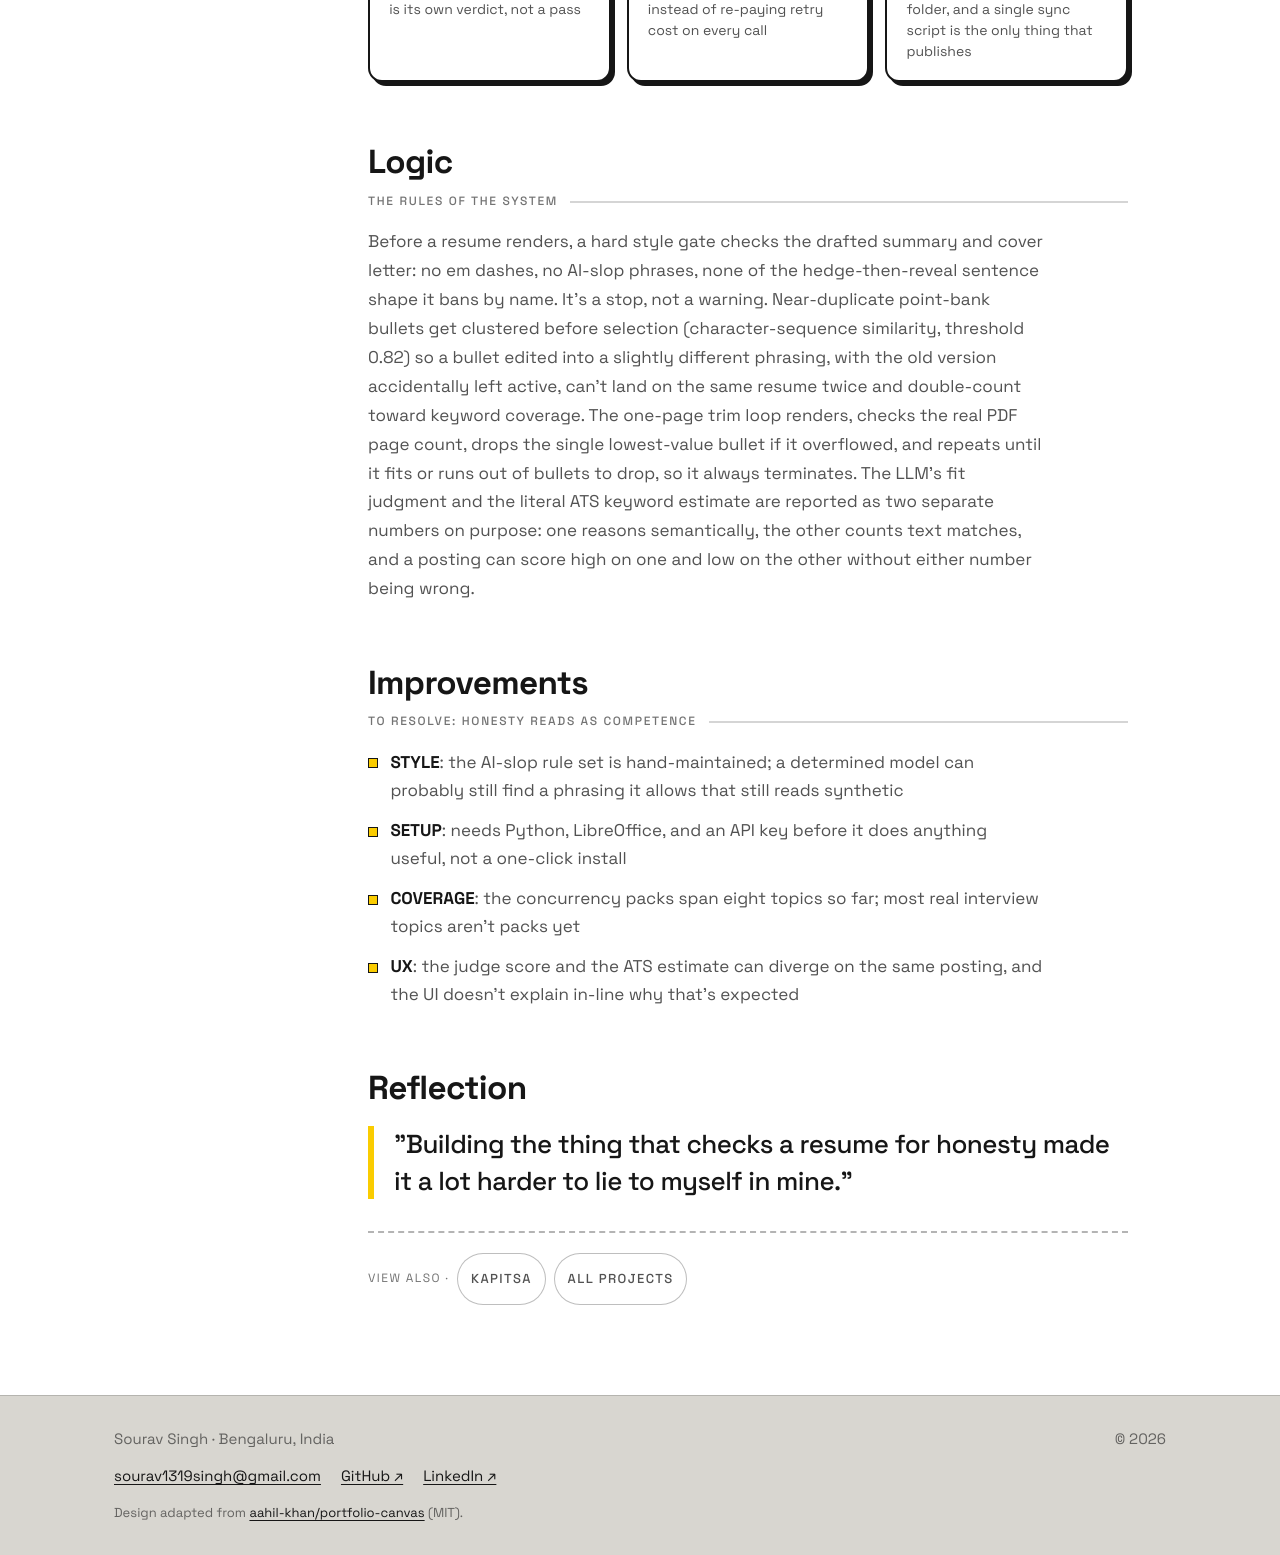
<file: curie.html>
<!DOCTYPE html>
<html lang="en">
<head>
<meta charset="UTF-8">
<meta name="viewport" content="width=device-width, initial-scale=1.0">
<meta name="theme-color" content="#f7f5ee">
<title>Sourav Singh | Curie</title>
<meta name="description" content="A concurrency tutor that races your code 150 times under ThreadSanitizer, plus a job-search pipeline that won't put a claim on your resume your point bank can't back up.">
<link rel="icon" href="data:image/svg+xml,%3Csvg xmlns='http://www.w3.org/2000/svg' viewBox='0 0 32 32'%3E%3Crect x='1' y='1' width='30' height='30' rx='7' fill='%23facc00' stroke='%23161616' stroke-width='2'/%3E%3Ctext x='16' y='23' font-size='19' font-weight='700' font-family='Arial' text-anchor='middle' fill='%23161616'%3ES%3C/text%3E%3C/svg%3E">
<script>
  (function(){
    var d=document.documentElement;d.className+=' js';
    var t=null;try{t=localStorage.getItem('theme');}catch(e){}
    if(!t)t=matchMedia('(prefers-color-scheme: dark)').matches?'dark':'light';
    d.dataset.theme=t;
  })();
</script>
<link rel="preconnect" href="https://fonts.googleapis.com">
<link rel="preconnect" href="https://fonts.gstatic.com" crossorigin>
<link href="https://fonts.googleapis.com/css2?family=Space+Grotesk:wght@400;500;700&display=swap" rel="stylesheet">
<link rel="stylesheet" href="home.css?v=20261104">
</head>
<body>
<div id="cursor" aria-hidden="true"></div>

<header class="bar">
  <a class="mark" href="index.html" aria-label="Home">S</a>
  <nav aria-label="Sections"><a href="index.html#about">About</a><a href="index.html#skills">Skills</a><a href="index.html#experience">Experience</a><a href="index.html#work" aria-current="page">Work</a><a href="blog.html">Blog</a><a href="index.html#contact">Contact</a></nav>
  <button class="themepick" id="themepick" type="button" aria-label="Toggle dark theme" aria-pressed="false">☾</button>
  <a class="bar__cta" href="Sourav_Singh_Resume.pdf" download><span>Résumé</span><span class="long">PDF ↓</span></a>
  <button class="burger" id="burger" type="button" aria-label="Menu" aria-expanded="false"><span></span><span></span><span></span></button>
</header>
<button class="scrim" id="scrim" type="button" tabindex="-1" aria-label="Close menu"></button>
<aside class="drawer" aria-label="Menu"><nav><a href="index.html#about">About</a><a href="index.html#skills">Skills</a><a href="index.html#experience">Experience</a><a href="index.html#work" aria-current="page">Work</a><a href="blog.html">Blog</a><a href="index.html#contact">Contact</a></nav></aside>

<main class="page" id="top">
<div class="wrap"><div class="cs">
      <aside class="rail" aria-label="section navigation">
        <a href="#p-background" data-rail="p-background">Background</a>
        <a href="#p-design" data-rail="p-design">Design</a>
        <a href="#p-logic" data-rail="p-logic">Logic</a>
        <a href="#p-improvements" data-rail="p-improvements">Improvements</a>
        <a href="#p-reflection" data-rail="p-reflection">Reflection</a>
        <a href="https://github.com/randomrandomness441/curie" class="ghost" target="_blank" rel="noopener">Repo ↗</a>
      </aside>

      <div class="body">
        <h1>Curie</h1>
        <p class="lede">
          Two tools in one local app. One teaches concurrency by compiling your code
          and actually trying to break it. The other reads job postings the way a
          person would and writes a resume that can't claim more than you've actually
          done. Named for Marie Curie: genuinely multidisciplinary, not a narrow
          single-purpose tool.
        </p>

        <div class="metarow">
          <span class="pill ghost">role: solo build</span>
          <span class="pill ghost">stack: Python, C++, Java, vanilla JS</span>
          <span class="pill ghost">context: self-initiated, built to actually prep with</span>
          <span class="pill ghost">timeline: ongoing</span>
        </div>

        <h3 class="big" id="p-background">Background</h3>
        <span class="eyebrow">core question:</span>
        <div class="m-coreq">
          <span class="q">What does a tool that actually teaches concurrency, not just quizzes it, need to check?</span>
        </div>
        <p>
          Most interview prep asks you to explain concurrency in words. Explaining it
          and writing code that doesn't race under load are different skills, and the
          gap between them is exactly where real bugs live. The other half came from
          the same frustration pointed at job hunting: generic resumes get generic
          rejections, and writing a new one by hand for every posting doesn't scale,
          but letting an LLM invent accomplishments you never had is worse than not
          applying.
        </p>
        <div class="qcard">
          <span class="tag">goal</span>
          <blockquote>"It actually reads the posting against your real work history, the way a person would, and tells you why."</blockquote>
          <cite>— from the project README</cite>
        </div>

        <h3 class="big" id="p-design">Design</h3>
        <span class="eyebrow">decisions and their defense</span>
        <p>
          One process serves both halves from a single stdlib HTTP server, no
          framework. The two apps don't share a database or a UI, only a port and a
          house style.
        </p>
        <div class="mockcards">
          <div class="mc"><b>A verdict, not a pass/fail</b><small>compile, then ThreadSanitizer, then 150 stress runs under randomized scheduling delay — each stage only runs if the one before it came back clean, and "passes but races" is its own verdict, not a pass</small></div>
          <div class="mc"><b>A fallback chain with memory</b><small>z.ai first, then a real Anthropic key if set, then the Claude CLI itself on a subscription's own usage window; if z.ai fails, it's skipped for 300 seconds instead of re-paying retry cost on every call</small></div>
          <div class="mc"><b>Data and code physically separated</b><small>after a personal seed script with a real name and phone number leaked into the first snapshot commit, every database and generated file now lives under one data/ folder, and a single sync script is the only thing that publishes</small></div>
        </div>

        <h3 class="big" id="p-logic">Logic</h3>
        <span class="eyebrow">the rules of the system</span>
        <p>
          Before a resume renders, a hard style gate checks the drafted summary and
          cover letter: no em dashes, no AI-slop phrases, none of the hedge-then-reveal
          sentence shape it bans by name. It's a stop, not a warning. Near-duplicate
          point-bank bullets get clustered before selection (character-sequence
          similarity, threshold 0.82) so a bullet edited into a slightly different
          phrasing, with the old version accidentally left active, can't land on the
          same resume twice and double-count toward keyword coverage. The one-page
          trim loop renders, checks the real PDF page count, drops the single
          lowest-value bullet if it overflowed, and repeats until it fits or runs out
          of bullets to drop, so it always terminates. The LLM's fit judgment and the
          literal ATS keyword estimate are reported as two separate numbers on
          purpose: one reasons semantically, the other counts text matches, and a
          posting can score high on one and low on the other without either number
          being wrong.
        </p>

        <h3 class="big" id="p-improvements">Improvements</h3>
        <span class="eyebrow">to resolve: honesty reads as competence</span>
        <ul class="resolve">
          <li><b>STYLE</b>: the AI-slop rule set is hand-maintained; a determined model can probably still find a phrasing it allows that still reads synthetic</li>
          <li><b>SETUP</b>: needs Python, LibreOffice, and an API key before it does anything useful, not a one-click install</li>
          <li><b>COVERAGE</b>: the concurrency packs span eight topics so far; most real interview topics aren't packs yet</li>
          <li><b>UX</b>: the judge score and the ATS estimate can diverge on the same posting, and the UI doesn't explain in-line why that's expected</li>
        </ul>

        <h3 class="big" id="p-reflection">Reflection</h3>
        <p class="m-takeaway">
          "Building the thing that checks a resume for honesty made it a lot harder to lie to myself in mine."
        </p>
        <div class="m-also">
          VIEW ALSO ·
          <a class="pill ghost" href="kapitsa.html">Kapitsa</a>
          <a class="pill ghost" href="index.html#projects">all projects</a>
        </div>
      </div>
    </div>
  </div>
</main>

<a class="totop" href="#top" aria-label="Back to top"><span aria-hidden="true">↑</span></a>
<footer class="foot">
  <div class="wrap">
    <span>Sourav Singh · Bengaluru, India</span>
    <span>© 2026</span>
    <span class="foot__links">
      <a href="mailto:sourav1319singh@gmail.com">sourav1319singh@gmail.com</a>
      <a href="https://github.com/randomrandomness441" target="_blank" rel="noopener noreferrer">GitHub ↗</a>
      <a href="https://www.linkedin.com/in/souravsingh1319" target="_blank" rel="noopener noreferrer">LinkedIn ↗</a>
    </span>
    <span class="foot__credit">Design adapted from <a href="https://github.com/aahil-khan/portfolio-canvas" target="_blank" rel="noopener noreferrer">aahil-khan/portfolio-canvas</a> (MIT).</span>
  </div>
</footer>

<script src="home.js?v=20261104"></script>
</body>
</html>
</file>
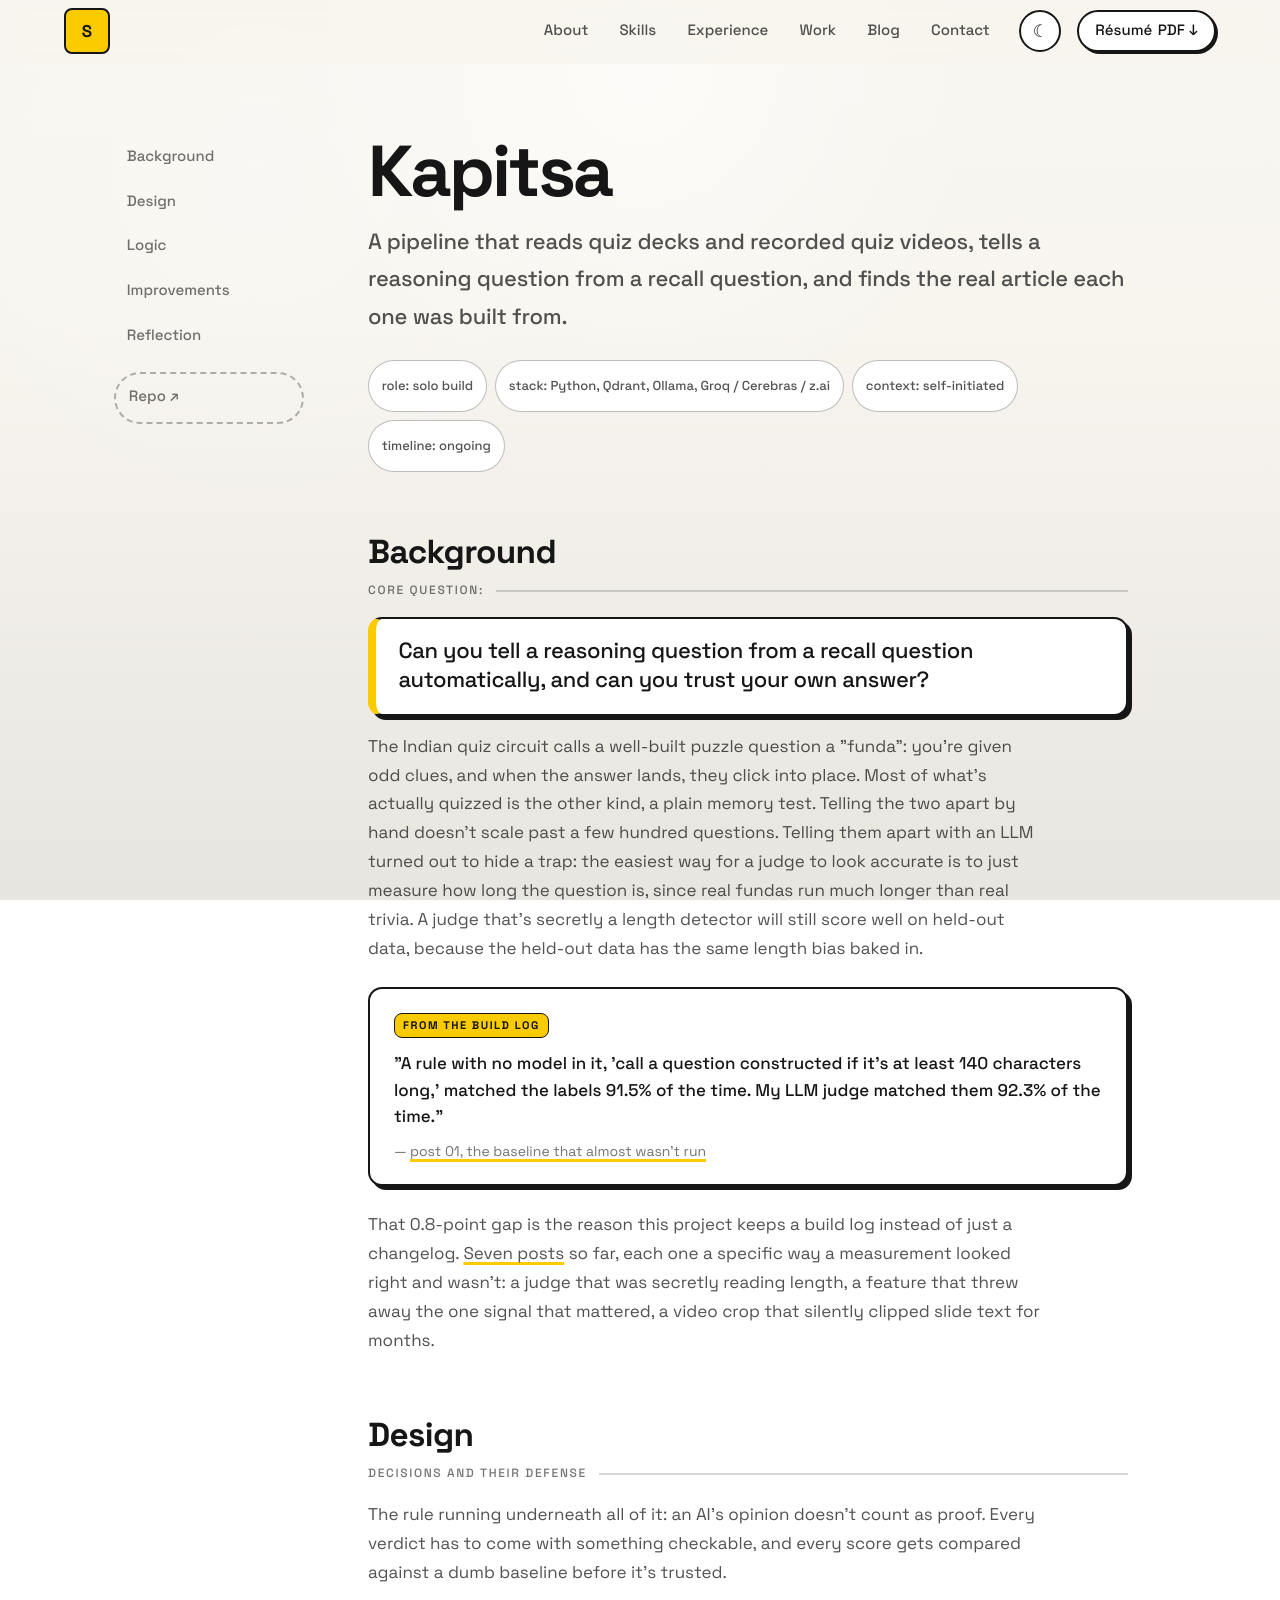
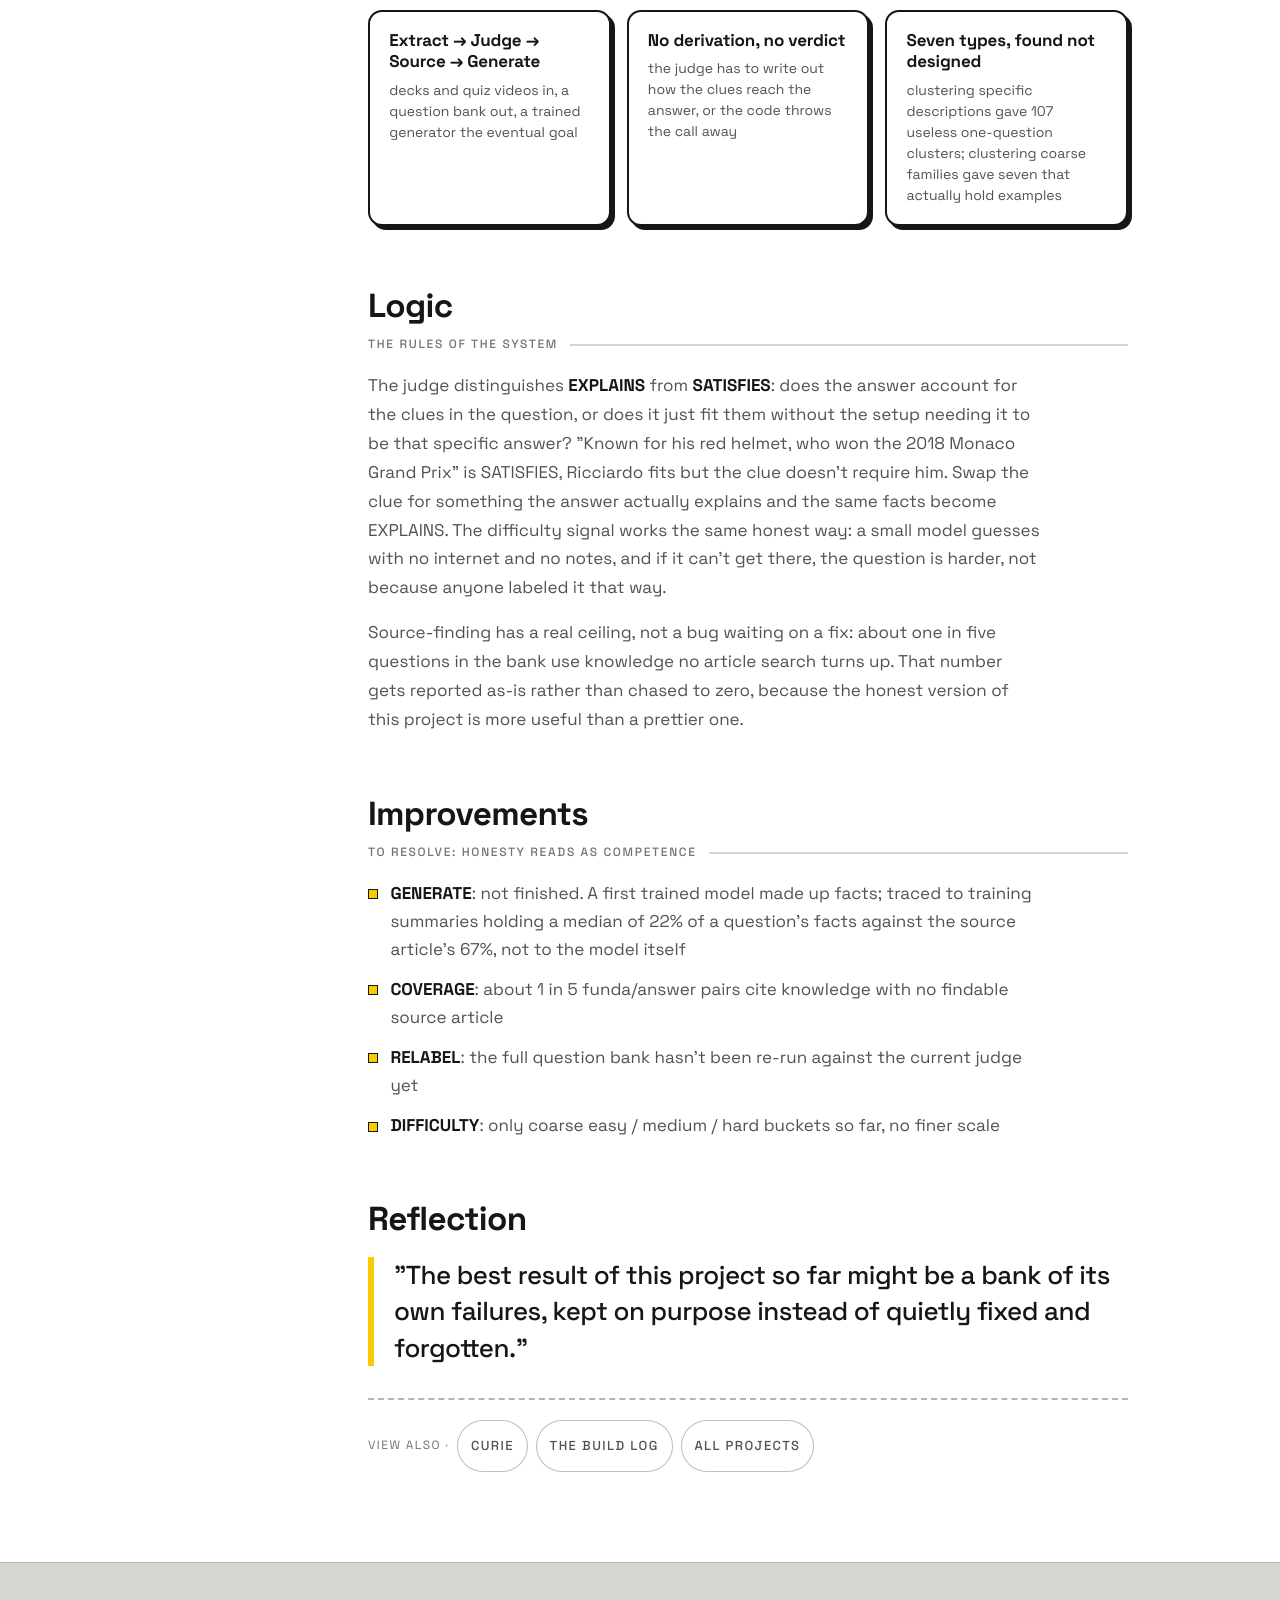
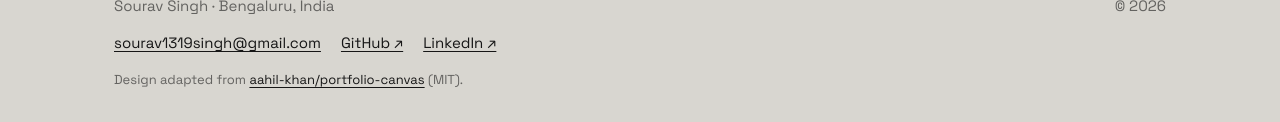
<file: kapitsa.html>
<!DOCTYPE html>
<html lang="en">
<head>
<meta charset="UTF-8">
<meta name="viewport" content="width=device-width, initial-scale=1.0">
<meta name="theme-color" content="#f7f5ee">
<title>Sourav Singh | Kapitsa</title>
<meta name="description" content="A pipeline that tells quiz puzzles from memory tests, judges its own judge against a one-line character counter, and says plainly which part doesn't work yet.">
<link rel="icon" href="data:image/svg+xml,%3Csvg xmlns='http://www.w3.org/2000/svg' viewBox='0 0 32 32'%3E%3Crect x='1' y='1' width='30' height='30' rx='7' fill='%23facc00' stroke='%23161616' stroke-width='2'/%3E%3Ctext x='16' y='23' font-size='19' font-weight='700' font-family='Arial' text-anchor='middle' fill='%23161616'%3ES%3C/text%3E%3C/svg%3E">
<script>
  (function(){
    var d=document.documentElement;d.className+=' js';
    var t=null;try{t=localStorage.getItem('theme');}catch(e){}
    if(!t)t=matchMedia('(prefers-color-scheme: dark)').matches?'dark':'light';
    d.dataset.theme=t;
  })();
</script>
<link rel="preconnect" href="https://fonts.googleapis.com">
<link rel="preconnect" href="https://fonts.gstatic.com" crossorigin>
<link href="https://fonts.googleapis.com/css2?family=Space+Grotesk:wght@400;500;700&display=swap" rel="stylesheet">
<link rel="stylesheet" href="home.css?v=20261104">
</head>
<body>
<div id="cursor" aria-hidden="true"></div>

<header class="bar">
  <a class="mark" href="index.html" aria-label="Home">S</a>
  <nav aria-label="Sections"><a href="index.html#about">About</a><a href="index.html#skills">Skills</a><a href="index.html#experience">Experience</a><a href="index.html#work" aria-current="page">Work</a><a href="blog.html">Blog</a><a href="index.html#contact">Contact</a></nav>
  <button class="themepick" id="themepick" type="button" aria-label="Toggle dark theme" aria-pressed="false">☾</button>
  <a class="bar__cta" href="Sourav_Singh_Resume.pdf" download><span>Résumé</span><span class="long">PDF ↓</span></a>
  <button class="burger" id="burger" type="button" aria-label="Menu" aria-expanded="false"><span></span><span></span><span></span></button>
</header>
<button class="scrim" id="scrim" type="button" tabindex="-1" aria-label="Close menu"></button>
<aside class="drawer" aria-label="Menu"><nav><a href="index.html#about">About</a><a href="index.html#skills">Skills</a><a href="index.html#experience">Experience</a><a href="index.html#work" aria-current="page">Work</a><a href="blog.html">Blog</a><a href="index.html#contact">Contact</a></nav></aside>

<main class="page" id="top">
<div class="wrap"><div class="cs">
      <aside class="rail" aria-label="section navigation">
        <a href="#p-background" data-rail="p-background">Background</a>
        <a href="#p-design" data-rail="p-design">Design</a>
        <a href="#p-logic" data-rail="p-logic">Logic</a>
        <a href="#p-improvements" data-rail="p-improvements">Improvements</a>
        <a href="#p-reflection" data-rail="p-reflection">Reflection</a>
        <a href="https://github.com/randomrandomness441/kapitsa" class="ghost" target="_blank" rel="noopener">Repo ↗</a>
      </aside>

      <div class="body">
        <h1>Kapitsa</h1>
        <p class="lede">
          A pipeline that reads quiz decks and recorded quiz videos, tells a reasoning
          question from a recall question, and finds the real article each one was
          built from.
        </p>

        <div class="metarow">
          <span class="pill ghost">role: solo build</span>
          <span class="pill ghost">stack: Python, Qdrant, Ollama, Groq / Cerebras / z.ai</span>
          <span class="pill ghost">context: self-initiated</span>
          <span class="pill ghost">timeline: ongoing</span>
        </div>

        <h3 class="big" id="p-background">Background</h3>
        <span class="eyebrow">core question:</span>
        <div class="m-coreq">
          <span class="q">Can you tell a reasoning question from a recall question automatically, and can you trust your own answer?</span>
        </div>
        <p>
          The Indian quiz circuit calls a well-built puzzle question a "funda": you're
          given odd clues, and when the answer lands, they click into place. Most of
          what's actually quizzed is the other kind, a plain memory test. Telling the
          two apart by hand doesn't scale past a few hundred questions. Telling them
          apart with an LLM turned out to hide a trap: the easiest way for a judge to
          look accurate is to just measure how long the question is, since real fundas
          run much longer than real trivia. A judge that's secretly a length detector
          will still score well on held-out data, because the held-out data has the
          same length bias baked in.
        </p>
        <div class="qcard">
          <span class="tag">from the build log</span>
          <blockquote>"A rule with no model in it, 'call a question constructed if it's at least 140 characters long,' matched the labels 91.5% of the time. My LLM judge matched them 92.3% of the time."</blockquote>
          <cite>— <a href="blog/01-judge-92-vs-91.html">post 01, the baseline that almost wasn't run</a></cite>
        </div>
        <p>
          That 0.8-point gap is the reason this project keeps a build log instead of
          just a changelog. <a href="blog.html">Seven posts</a> so far, each one a
          specific way a measurement looked right and wasn't: a judge that was
          secretly reading length, a feature that threw away the one signal that
          mattered, a video crop that silently clipped slide text for months.
        </p>

        <h3 class="big" id="p-design">Design</h3>
        <span class="eyebrow">decisions and their defense</span>
        <p>
          The rule running underneath all of it: an AI's opinion doesn't count as
          proof. Every verdict has to come with something checkable, and every score
          gets compared against a dumb baseline before it's trusted.
        </p>
        <div class="mockcards">
          <div class="mc"><b>Extract → Judge → Source → Generate</b><small>decks and quiz videos in, a question bank out, a trained generator the eventual goal</small></div>
          <div class="mc"><b>No derivation, no verdict</b><small>the judge has to write out how the clues reach the answer, or the code throws the call away</small></div>
          <div class="mc"><b>Seven types, found not designed</b><small>clustering specific descriptions gave 107 useless one-question clusters; clustering coarse families gave seven that actually hold examples</small></div>
        </div>

        <h3 class="big" id="p-logic">Logic</h3>
        <span class="eyebrow">the rules of the system</span>
        <p>
          The judge distinguishes <b>EXPLAINS</b> from <b>SATISFIES</b>: does the
          answer account for the clues in the question, or does it just fit them
          without the setup needing it to be that specific answer? "Known for his
          red helmet, who won the 2018 Monaco Grand Prix" is SATISFIES, Ricciardo
          fits but the clue doesn't require him. Swap the clue for something the
          answer actually explains and the same facts become EXPLAINS. The
          difficulty signal works the same honest way: a small model guesses with
          no internet and no notes, and if it can't get there, the question is
          harder, not because anyone labeled it that way.
        </p>
        <p>
          Source-finding has a real ceiling, not a bug waiting on a fix: about one
          in five questions in the bank use knowledge no article search turns up.
          That number gets reported as-is rather than chased to zero, because the
          honest version of this project is more useful than a prettier one.
        </p>

        <h3 class="big" id="p-improvements">Improvements</h3>
        <span class="eyebrow">to resolve: honesty reads as competence</span>
        <ul class="resolve">
          <li><b>GENERATE</b>: not finished. A first trained model made up facts; traced to training summaries holding a median of 22% of a question's facts against the source article's 67%, not to the model itself</li>
          <li><b>COVERAGE</b>: about 1 in 5 funda/answer pairs cite knowledge with no findable source article</li>
          <li><b>RELABEL</b>: the full question bank hasn't been re-run against the current judge yet</li>
          <li><b>DIFFICULTY</b>: only coarse easy / medium / hard buckets so far, no finer scale</li>
        </ul>

        <h3 class="big" id="p-reflection">Reflection</h3>
        <p class="m-takeaway">
          "The best result of this project so far might be a bank of its own
          failures, kept on purpose instead of quietly fixed and forgotten."
        </p>
        <div class="m-also">
          VIEW ALSO ·
          <a class="pill ghost" href="curie.html">Curie</a>
          <a class="pill ghost" href="blog.html">the build log</a>
          <a class="pill ghost" href="index.html#projects">all projects</a>
        </div>
      </div>
    </div>
  </div>
</main>

<a class="totop" href="#top" aria-label="Back to top"><span aria-hidden="true">↑</span></a>
<footer class="foot">
  <div class="wrap">
    <span>Sourav Singh · Bengaluru, India</span>
    <span>© 2026</span>
    <span class="foot__links">
      <a href="mailto:sourav1319singh@gmail.com">sourav1319singh@gmail.com</a>
      <a href="https://github.com/randomrandomness441" target="_blank" rel="noopener noreferrer">GitHub ↗</a>
      <a href="https://www.linkedin.com/in/souravsingh1319" target="_blank" rel="noopener noreferrer">LinkedIn ↗</a>
    </span>
    <span class="foot__credit">Design adapted from <a href="https://github.com/aahil-khan/portfolio-canvas" target="_blank" rel="noopener noreferrer">aahil-khan/portfolio-canvas</a> (MIT).</span>
  </div>
</footer>

<script src="home.js?v=20261104"></script>
</body>
</html>
</file>
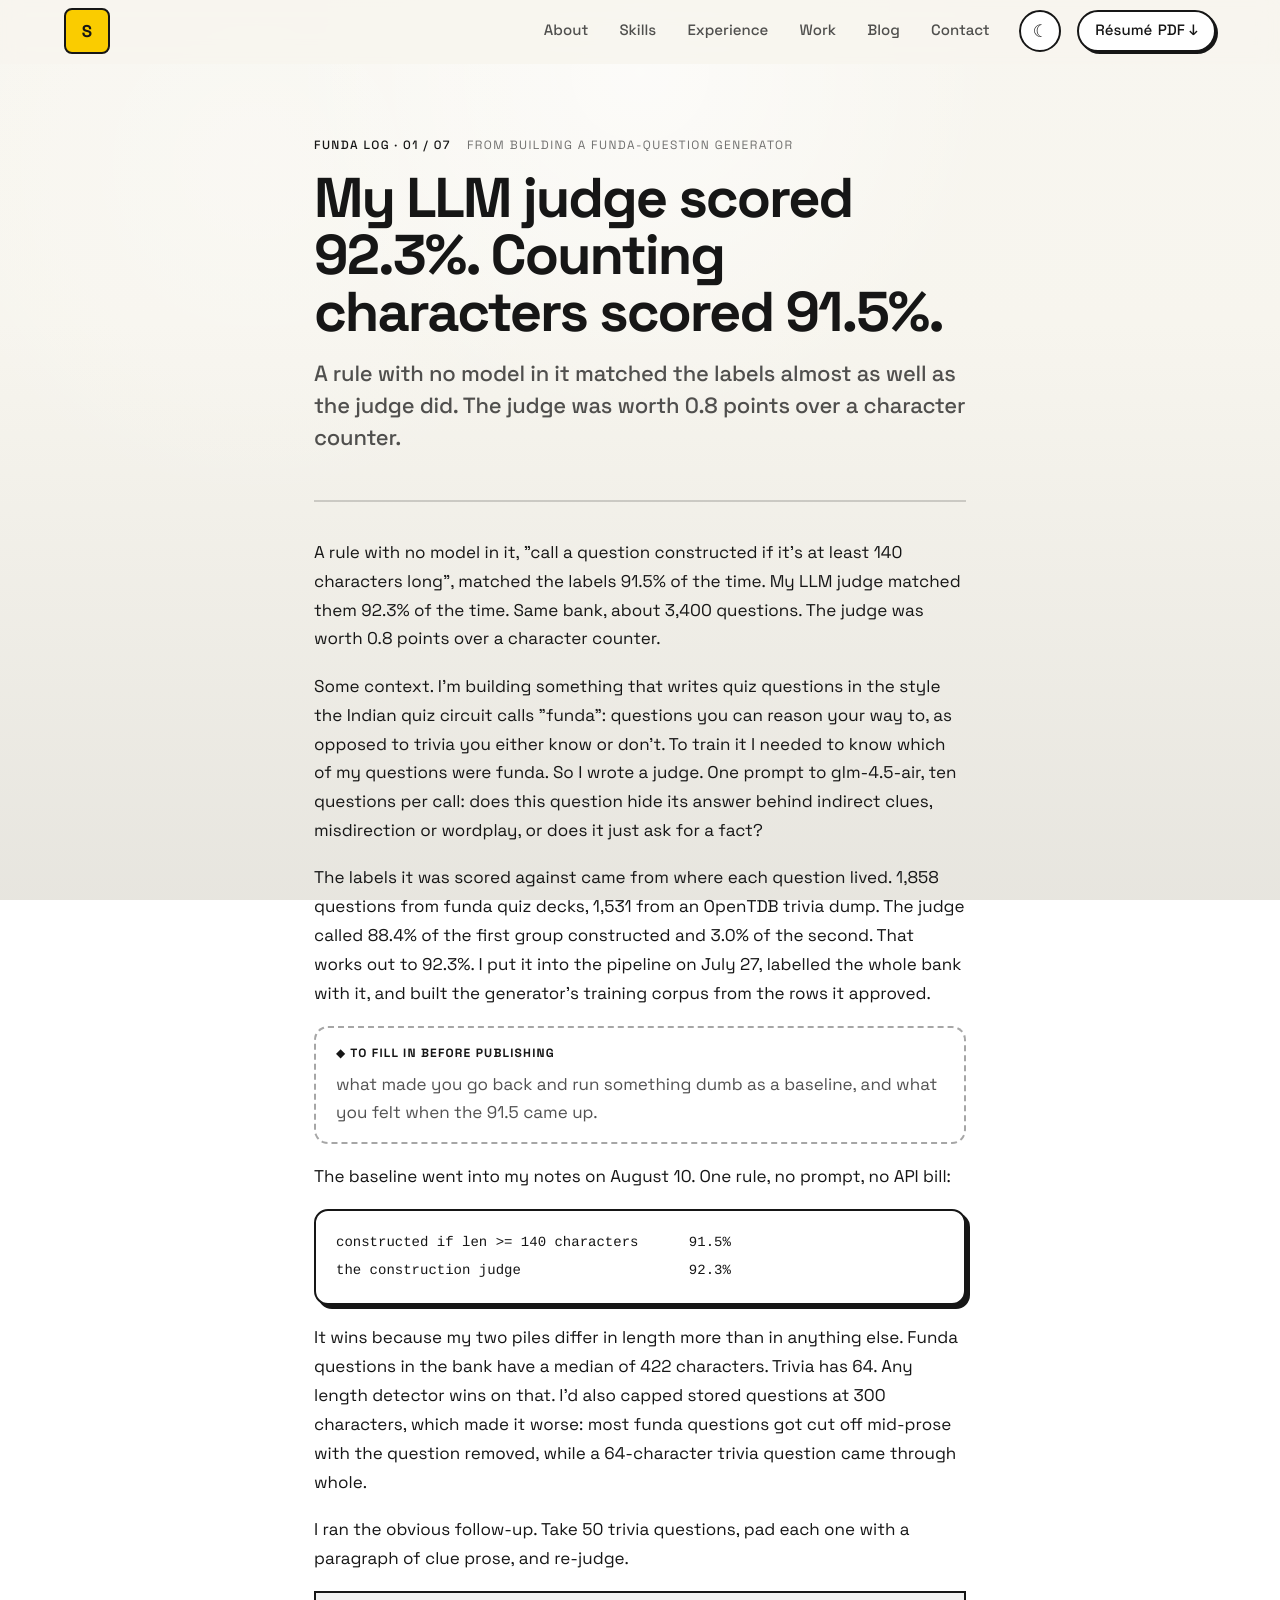
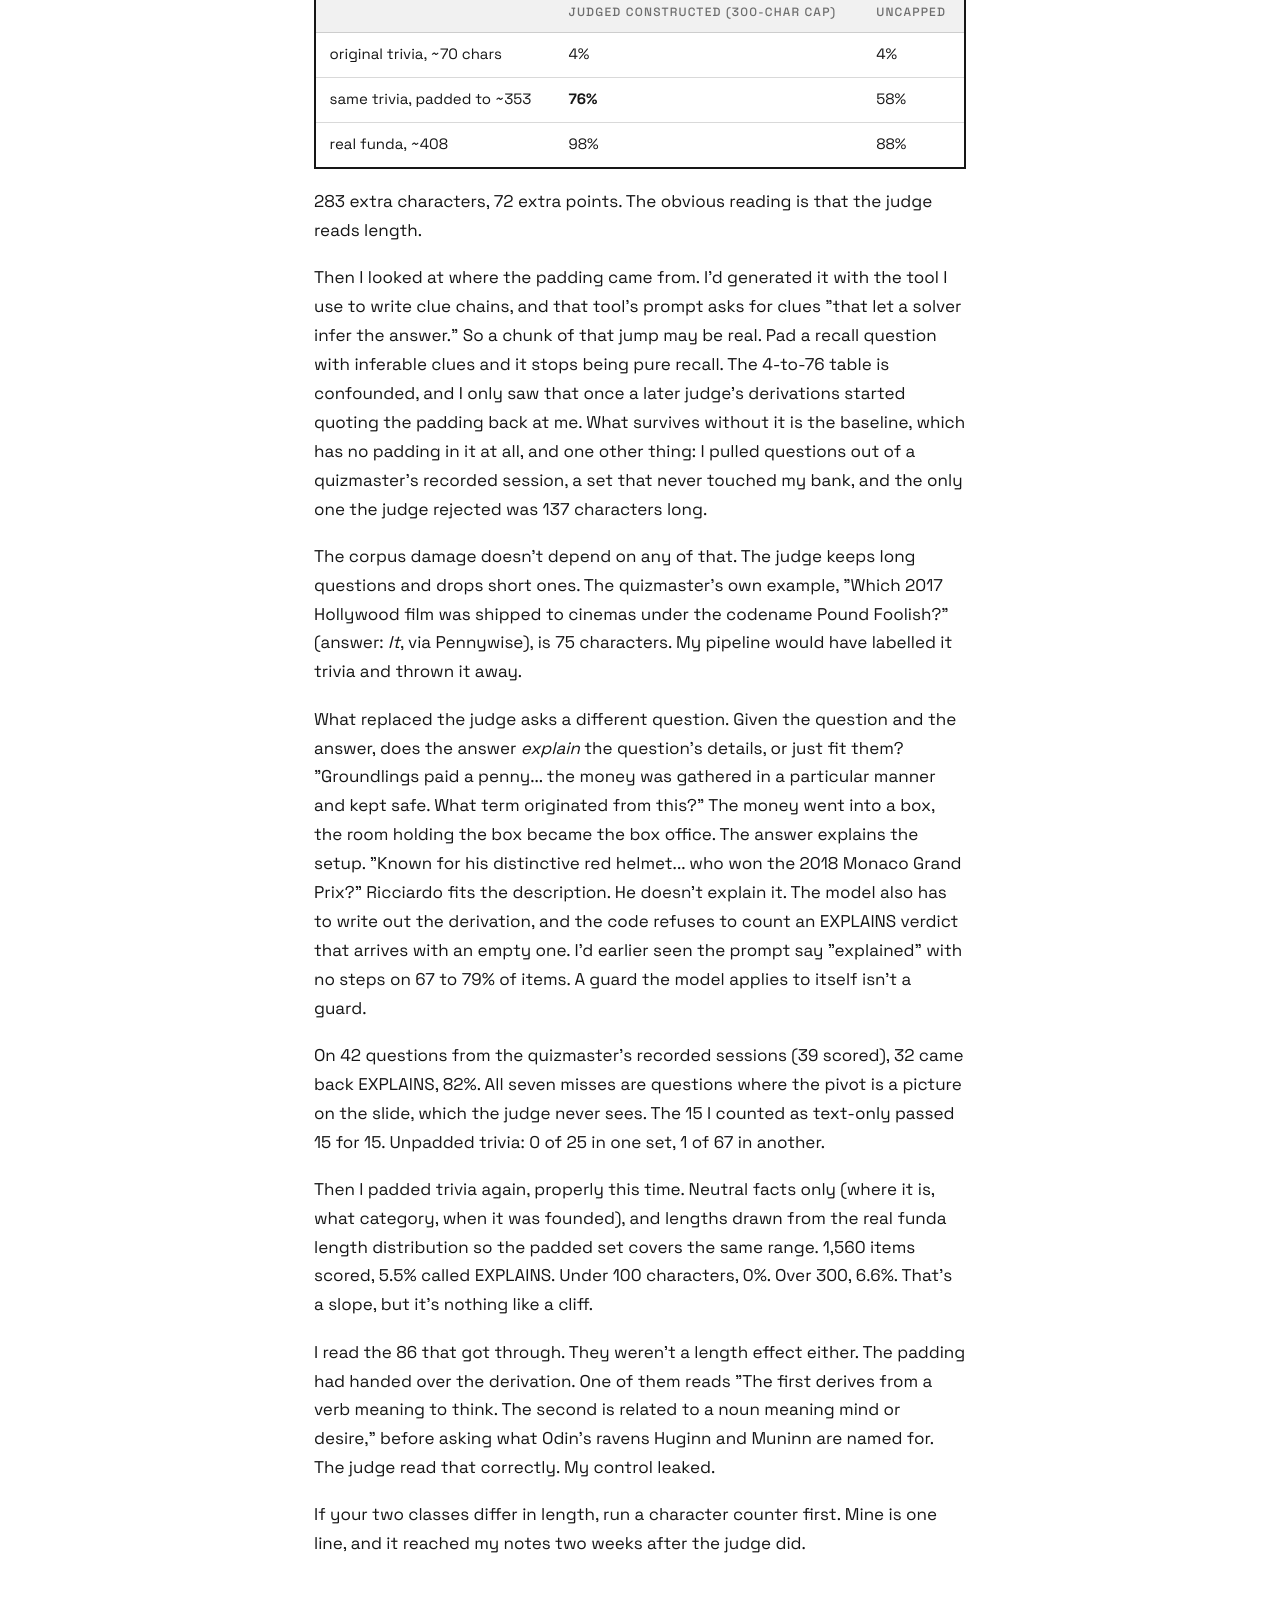
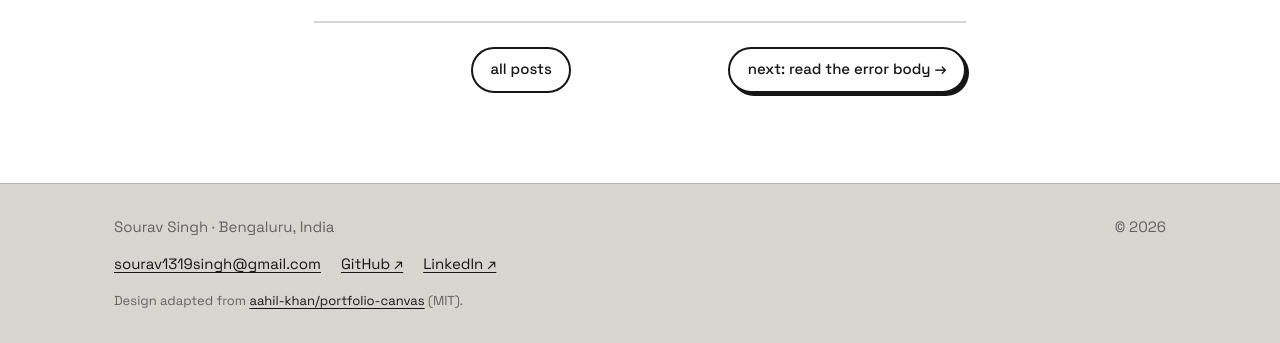
<file: blog/01-judge-92-vs-91.html>
<!DOCTYPE html>
<html lang="en">
<head>
<meta charset="UTF-8">
<meta name="viewport" content="width=device-width, initial-scale=1.0">
<meta name="theme-color" content="#f7f5ee">
<title>Sourav Singh | My LLM judge scored 92.3%. Counting characters scored 91.5%.</title>
<meta name="description" content="A one-line character counter matched hand-labelled funda questions 91.5% of the time. An LLM judge matched them 92.3%. The autopsy of why the gap is that small.">
<link rel="icon" href="data:image/svg+xml,%3Csvg xmlns='http://www.w3.org/2000/svg' viewBox='0 0 32 32'%3E%3Crect x='1' y='1' width='30' height='30' rx='7' fill='%23facc00' stroke='%23161616' stroke-width='2'/%3E%3Ctext x='16' y='23' font-size='19' font-weight='700' font-family='Arial' text-anchor='middle' fill='%23161616'%3ES%3C/text%3E%3C/svg%3E">
<script>
  (function(){
    var d=document.documentElement;d.className+=' js';
    var t=null;try{t=localStorage.getItem('theme');}catch(e){}
    if(!t)t=matchMedia('(prefers-color-scheme: dark)').matches?'dark':'light';
    d.dataset.theme=t;
  })();
</script>
<link rel="preconnect" href="https://fonts.googleapis.com">
<link rel="preconnect" href="https://fonts.gstatic.com" crossorigin>
<link href="https://fonts.googleapis.com/css2?family=Space+Grotesk:wght@400;500;700&display=swap" rel="stylesheet">
<link rel="stylesheet" href="../home.css?v=20261104">
</head>
<body>
<div id="cursor" aria-hidden="true"></div>

<header class="bar">
  <a class="mark" href="../index.html" aria-label="Home">S</a>
  <nav aria-label="Sections"><a href="../index.html#about">About</a><a href="../index.html#skills">Skills</a><a href="../index.html#experience">Experience</a><a href="../index.html#work">Work</a><a href="../blog.html" aria-current="page">Blog</a><a href="../index.html#contact">Contact</a></nav>
  <button class="themepick" id="themepick" type="button" aria-label="Toggle dark theme" aria-pressed="false">☾</button>
  <a class="bar__cta" href="../Sourav_Singh_Resume.pdf" download><span>Résumé</span><span class="long">PDF ↓</span></a>
  <button class="burger" id="burger" type="button" aria-label="Menu" aria-expanded="false"><span></span><span></span><span></span></button>
</header>
<button class="scrim" id="scrim" type="button" tabindex="-1" aria-label="Close menu"></button>
<aside class="drawer" aria-label="Menu"><nav><a href="../index.html#about">About</a><a href="../index.html#skills">Skills</a><a href="../index.html#experience">Experience</a><a href="../index.html#work">Work</a><a href="../blog.html" aria-current="page">Blog</a><a href="../index.html#contact">Contact</a></nav></aside>

<main class="page" id="top">
<article class="post">
    <div class="pkicker">
      <span class="no">FUNDA LOG · 01 / 07</span>
      <span class="src">from building a funda-question generator</span>
    </div>
    <h1>My LLM judge scored 92.3%. Counting characters scored 91.5%.</h1>
    <p class="dek">A rule with no model in it matched the labels almost as well as the judge did. The judge was worth 0.8 points over a character counter.</p>

    <div class="body">
      <p>A rule with no model in it, "call a question constructed if it's at least 140 characters long", matched the labels 91.5% of the time. My LLM judge matched them 92.3% of the time. Same bank, about 3,400 questions. The judge was worth 0.8 points over a character counter.</p>

      <p>Some context. I'm building something that writes quiz questions in the style the Indian quiz circuit calls "funda": questions you can reason your way to, as opposed to trivia you either know or don't. To train it I needed to know which of my questions were funda. So I wrote a judge. One prompt to glm-4.5-air, ten questions per call: does this question hide its answer behind indirect clues, misdirection or wordplay, or does it just ask for a fact?</p>

      <p>The labels it was scored against came from where each question lived. 1,858 questions from funda quiz decks, 1,531 from an OpenTDB trivia dump. The judge called 88.4% of the first group constructed and 3.0% of the second. That works out to 92.3%. I put it into the pipeline on July 27, labelled the whole bank with it, and built the generator's training corpus from the rows it approved.</p>

      <div class="memo"><span class="flag">◆ to fill in before publishing</span>what made you go back and run something dumb as a baseline, and what you felt when the 91.5 came up.</div>

      <p>The baseline went into my notes on August 10. One rule, no prompt, no API bill:</p>

      <pre><code>constructed if len >= 140 characters      91.5%
the construction judge                    92.3%</code></pre>

      <p>It wins because my two piles differ in length more than in anything else. Funda questions in the bank have a median of 422 characters. Trivia has 64. Any length detector wins on that. I'd also capped stored questions at 300 characters, which made it worse: most funda questions got cut off mid-prose with the question removed, while a 64-character trivia question came through whole.</p>

      <p>I ran the obvious follow-up. Take 50 trivia questions, pad each one with a paragraph of clue prose, and re-judge.</p>

      <table>
        <tr><th></th><th>judged constructed (300-char cap)</th><th>uncapped</th></tr>
        <tr><td>original trivia, ~70 chars</td><td>4%</td><td>4%</td></tr>
        <tr><td>same trivia, padded to ~353</td><td><strong>76%</strong></td><td>58%</td></tr>
        <tr><td>real funda, ~408</td><td>98%</td><td>88%</td></tr>
      </table>

      <p>283 extra characters, 72 extra points. The obvious reading is that the judge reads length.</p>

      <p>Then I looked at where the padding came from. I'd generated it with the tool I use to write clue chains, and that tool's prompt asks for clues "that let a solver infer the answer." So a chunk of that jump may be real. Pad a recall question with inferable clues and it stops being pure recall. The 4-to-76 table is confounded, and I only saw that once a later judge's derivations started quoting the padding back at me. What survives without it is the baseline, which has no padding in it at all, and one other thing: I pulled questions out of a quizmaster's recorded session, a set that never touched my bank, and the only one the judge rejected was 137 characters long.</p>

      <p>The corpus damage doesn't depend on any of that. The judge keeps long questions and drops short ones. The quizmaster's own example, "Which 2017 Hollywood film was shipped to cinemas under the codename Pound Foolish?" (answer: <em>It</em>, via Pennywise), is 75 characters. My pipeline would have labelled it trivia and thrown it away.</p>

      <p>What replaced the judge asks a different question. Given the question and the answer, does the answer <em>explain</em> the question's details, or just fit them? "Groundlings paid a penny... the money was gathered in a particular manner and kept safe. What term originated from this?" The money went into a box, the room holding the box became the box office. The answer explains the setup. "Known for his distinctive red helmet... who won the 2018 Monaco Grand Prix?" Ricciardo fits the description. He doesn't explain it. The model also has to write out the derivation, and the code refuses to count an EXPLAINS verdict that arrives with an empty one. I'd earlier seen the prompt say "explained" with no steps on 67 to 79% of items. A guard the model applies to itself isn't a guard.</p>

      <p>On 42 questions from the quizmaster's recorded sessions (39 scored), 32 came back EXPLAINS, 82%. All seven misses are questions where the pivot is a picture on the slide, which the judge never sees. The 15 I counted as text-only passed 15 for 15. Unpadded trivia: 0 of 25 in one set, 1 of 67 in another.</p>

      <p>Then I padded trivia again, properly this time. Neutral facts only (where it is, what category, when it was founded), and lengths drawn from the real funda length distribution so the padded set covers the same range. 1,560 items scored, 5.5% called EXPLAINS. Under 100 characters, 0%. Over 300, 6.6%. That's a slope, but it's nothing like a cliff.</p>

      <p>I read the 86 that got through. They weren't a length effect either. The padding had handed over the derivation. One of them reads "The first derives from a verb meaning to think. The second is related to a noun meaning mind or desire," before asking what Odin's ravens Huginn and Muninn are named for. The judge read that correctly. My control leaked.</p>

      <p>If your two classes differ in length, run a character counter first. Mine is one line, and it reached my notes two weeks after the judge did.</p>
    </div>

    <div class="post-nav">
      <span></span>
      <a class="all" href="../blog.html">all posts</a>
      <a href="02-error-body.html">next: read the error body →</a>
    </div>
  </article>
</main>

<a class="totop" href="#top" aria-label="Back to top"><span aria-hidden="true">↑</span></a>
<footer class="foot">
  <div class="wrap">
    <span>Sourav Singh · Bengaluru, India</span>
    <span>© 2026</span>
    <span class="foot__links">
      <a href="mailto:sourav1319singh@gmail.com">sourav1319singh@gmail.com</a>
      <a href="https://github.com/randomrandomness441" target="_blank" rel="noopener noreferrer">GitHub ↗</a>
      <a href="https://www.linkedin.com/in/souravsingh1319" target="_blank" rel="noopener noreferrer">LinkedIn ↗</a>
    </span>
    <span class="foot__credit">Design adapted from <a href="https://github.com/aahil-khan/portfolio-canvas" target="_blank" rel="noopener noreferrer">aahil-khan/portfolio-canvas</a> (MIT).</span>
  </div>
</footer>

<script src="../home.js?v=20261104"></script>
</body>
</html>
</file>
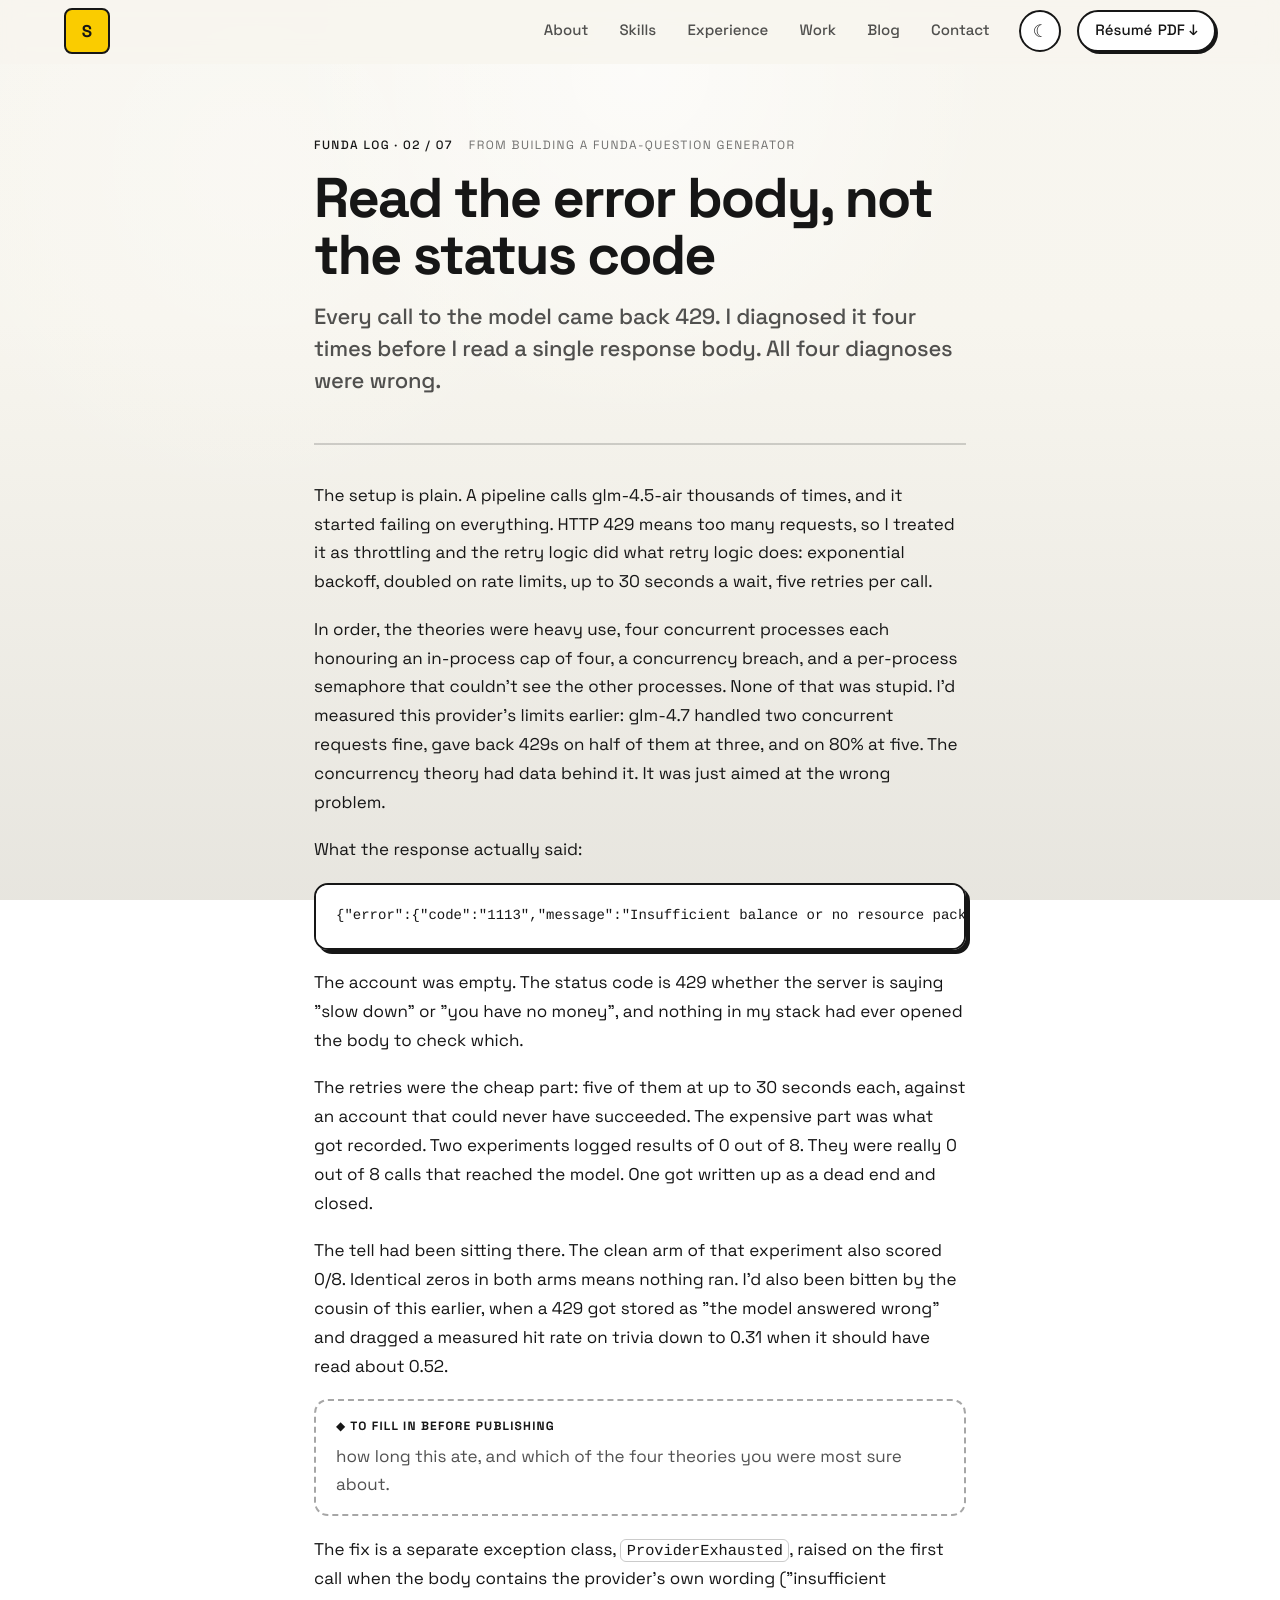
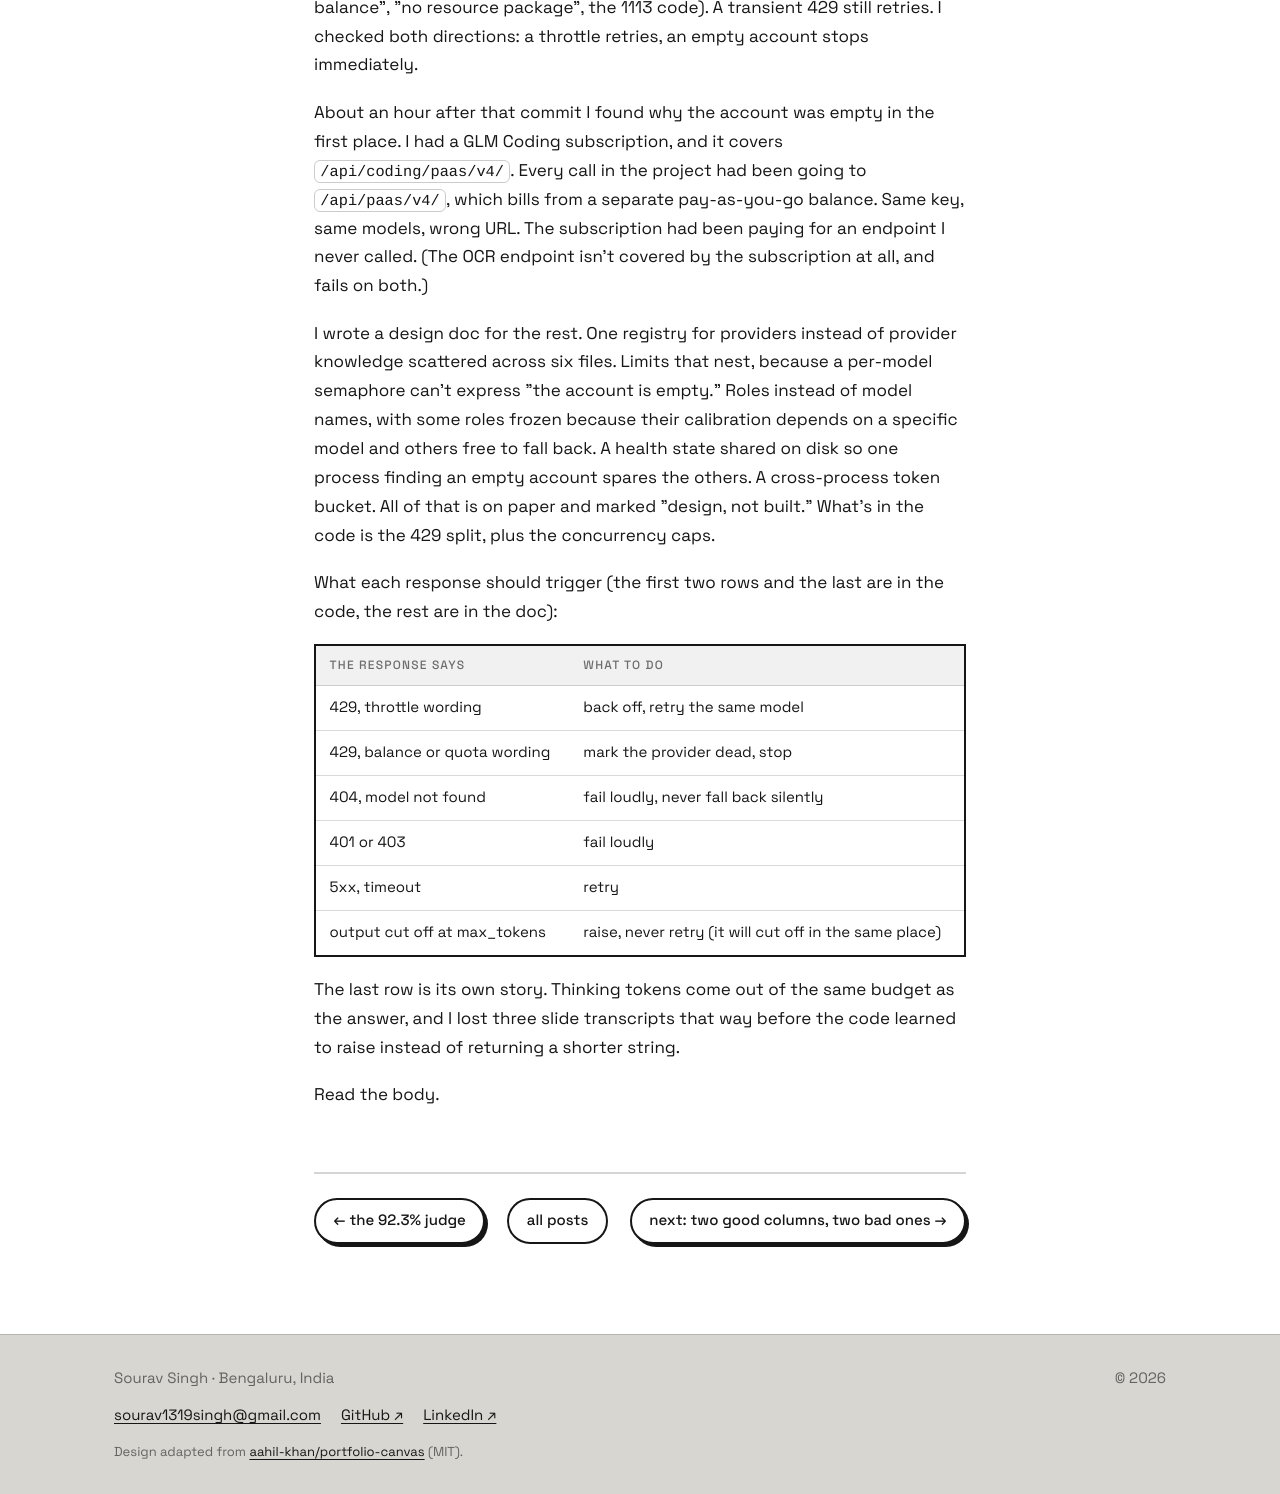
<file: blog/02-error-body.html>
<!DOCTYPE html>
<html lang="en">
<head>
<meta charset="UTF-8">
<meta name="viewport" content="width=device-width, initial-scale=1.0">
<meta name="theme-color" content="#f7f5ee">
<title>Sourav Singh | Read the error body, not the status code</title>
<meta name="description" content="Every call came back 429. I diagnosed it four times before reading a single response body, and all four diagnoses were wrong.">
<link rel="icon" href="data:image/svg+xml,%3Csvg xmlns='http://www.w3.org/2000/svg' viewBox='0 0 32 32'%3E%3Crect x='1' y='1' width='30' height='30' rx='7' fill='%23facc00' stroke='%23161616' stroke-width='2'/%3E%3Ctext x='16' y='23' font-size='19' font-weight='700' font-family='Arial' text-anchor='middle' fill='%23161616'%3ES%3C/text%3E%3C/svg%3E">
<script>
  (function(){
    var d=document.documentElement;d.className+=' js';
    var t=null;try{t=localStorage.getItem('theme');}catch(e){}
    if(!t)t=matchMedia('(prefers-color-scheme: dark)').matches?'dark':'light';
    d.dataset.theme=t;
  })();
</script>
<link rel="preconnect" href="https://fonts.googleapis.com">
<link rel="preconnect" href="https://fonts.gstatic.com" crossorigin>
<link href="https://fonts.googleapis.com/css2?family=Space+Grotesk:wght@400;500;700&display=swap" rel="stylesheet">
<link rel="stylesheet" href="../home.css?v=20261104">
</head>
<body>
<div id="cursor" aria-hidden="true"></div>

<header class="bar">
  <a class="mark" href="../index.html" aria-label="Home">S</a>
  <nav aria-label="Sections"><a href="../index.html#about">About</a><a href="../index.html#skills">Skills</a><a href="../index.html#experience">Experience</a><a href="../index.html#work">Work</a><a href="../blog.html" aria-current="page">Blog</a><a href="../index.html#contact">Contact</a></nav>
  <button class="themepick" id="themepick" type="button" aria-label="Toggle dark theme" aria-pressed="false">☾</button>
  <a class="bar__cta" href="../Sourav_Singh_Resume.pdf" download><span>Résumé</span><span class="long">PDF ↓</span></a>
  <button class="burger" id="burger" type="button" aria-label="Menu" aria-expanded="false"><span></span><span></span><span></span></button>
</header>
<button class="scrim" id="scrim" type="button" tabindex="-1" aria-label="Close menu"></button>
<aside class="drawer" aria-label="Menu"><nav><a href="../index.html#about">About</a><a href="../index.html#skills">Skills</a><a href="../index.html#experience">Experience</a><a href="../index.html#work">Work</a><a href="../blog.html" aria-current="page">Blog</a><a href="../index.html#contact">Contact</a></nav></aside>

<main class="page" id="top">
<article class="post">
    <div class="pkicker">
      <span class="no">FUNDA LOG · 02 / 07</span>
      <span class="src">from building a funda-question generator</span>
    </div>
    <h1>Read the error body, not the status code</h1>
    <p class="dek">Every call to the model came back 429. I diagnosed it four times before I read a single response body. All four diagnoses were wrong.</p>

    <div class="body">
      <p>The setup is plain. A pipeline calls glm-4.5-air thousands of times, and it started failing on everything. HTTP 429 means too many requests, so I treated it as throttling and the retry logic did what retry logic does: exponential backoff, doubled on rate limits, up to 30 seconds a wait, five retries per call.</p>

      <p>In order, the theories were heavy use, four concurrent processes each honouring an in-process cap of four, a concurrency breach, and a per-process semaphore that couldn't see the other processes. None of that was stupid. I'd measured this provider's limits earlier: glm-4.7 handled two concurrent requests fine, gave back 429s on half of them at three, and on 80% at five. The concurrency theory had data behind it. It was just aimed at the wrong problem.</p>

      <p>What the response actually said:</p>

      <pre><code>{"error":{"code":"1113","message":"Insufficient balance or no resource package. Please recharge."}}</code></pre>

      <p>The account was empty. The status code is 429 whether the server is saying "slow down" or "you have no money", and nothing in my stack had ever opened the body to check which.</p>

      <p>The retries were the cheap part: five of them at up to 30 seconds each, against an account that could never have succeeded. The expensive part was what got recorded. Two experiments logged results of 0 out of 8. They were really 0 out of 8 calls that reached the model. One got written up as a dead end and closed.</p>

      <p>The tell had been sitting there. The clean arm of that experiment also scored 0/8. Identical zeros in both arms means nothing ran. I'd also been bitten by the cousin of this earlier, when a 429 got stored as "the model answered wrong" and dragged a measured hit rate on trivia down to 0.31 when it should have read about 0.52.</p>

      <div class="memo"><span class="flag">◆ to fill in before publishing</span>how long this ate, and which of the four theories you were most sure about.</div>

      <p>The fix is a separate exception class, <code>ProviderExhausted</code>, raised on the first call when the body contains the provider's own wording ("insufficient balance", "no resource package", the 1113 code). A transient 429 still retries. I checked both directions: a throttle retries, an empty account stops immediately.</p>

      <p>About an hour after that commit I found why the account was empty in the first place. I had a GLM Coding subscription, and it covers <code>/api/coding/paas/v4/</code>. Every call in the project had been going to <code>/api/paas/v4/</code>, which bills from a separate pay-as-you-go balance. Same key, same models, wrong URL. The subscription had been paying for an endpoint I never called. (The OCR endpoint isn't covered by the subscription at all, and fails on both.)</p>

      <p>I wrote a design doc for the rest. One registry for providers instead of provider knowledge scattered across six files. Limits that nest, because a per-model semaphore can't express "the account is empty." Roles instead of model names, with some roles frozen because their calibration depends on a specific model and others free to fall back. A health state shared on disk so one process finding an empty account spares the others. A cross-process token bucket. All of that is on paper and marked "design, not built." What's in the code is the 429 split, plus the concurrency caps.</p>

      <p>What each response should trigger (the first two rows and the last are in the code, the rest are in the doc):</p>

      <table>
        <tr><th>the response says</th><th>what to do</th></tr>
        <tr><td>429, throttle wording</td><td>back off, retry the same model</td></tr>
        <tr><td>429, balance or quota wording</td><td>mark the provider dead, stop</td></tr>
        <tr><td>404, model not found</td><td>fail loudly, never fall back silently</td></tr>
        <tr><td>401 or 403</td><td>fail loudly</td></tr>
        <tr><td>5xx, timeout</td><td>retry</td></tr>
        <tr><td>output cut off at max_tokens</td><td>raise, never retry (it will cut off in the same place)</td></tr>
      </table>

      <p>The last row is its own story. Thinking tokens come out of the same budget as the answer, and I lost three slide transcripts that way before the code learned to raise instead of returning a shorter string.</p>

      <p>Read the body.</p>
    </div>

    <div class="post-nav">
      <a href="01-judge-92-vs-91.html">← the 92.3% judge</a>
      <a class="all" href="../blog.html">all posts</a>
      <a href="03-derived-features.html">next: two good columns, two bad ones →</a>
    </div>
  </article>
</main>

<a class="totop" href="#top" aria-label="Back to top"><span aria-hidden="true">↑</span></a>
<footer class="foot">
  <div class="wrap">
    <span>Sourav Singh · Bengaluru, India</span>
    <span>© 2026</span>
    <span class="foot__links">
      <a href="mailto:sourav1319singh@gmail.com">sourav1319singh@gmail.com</a>
      <a href="https://github.com/randomrandomness441" target="_blank" rel="noopener noreferrer">GitHub ↗</a>
      <a href="https://www.linkedin.com/in/souravsingh1319" target="_blank" rel="noopener noreferrer">LinkedIn ↗</a>
    </span>
    <span class="foot__credit">Design adapted from <a href="https://github.com/aahil-khan/portfolio-canvas" target="_blank" rel="noopener noreferrer">aahil-khan/portfolio-canvas</a> (MIT).</span>
  </div>
</footer>

<script src="../home.js?v=20261104"></script>
</body>
</html>
</file>
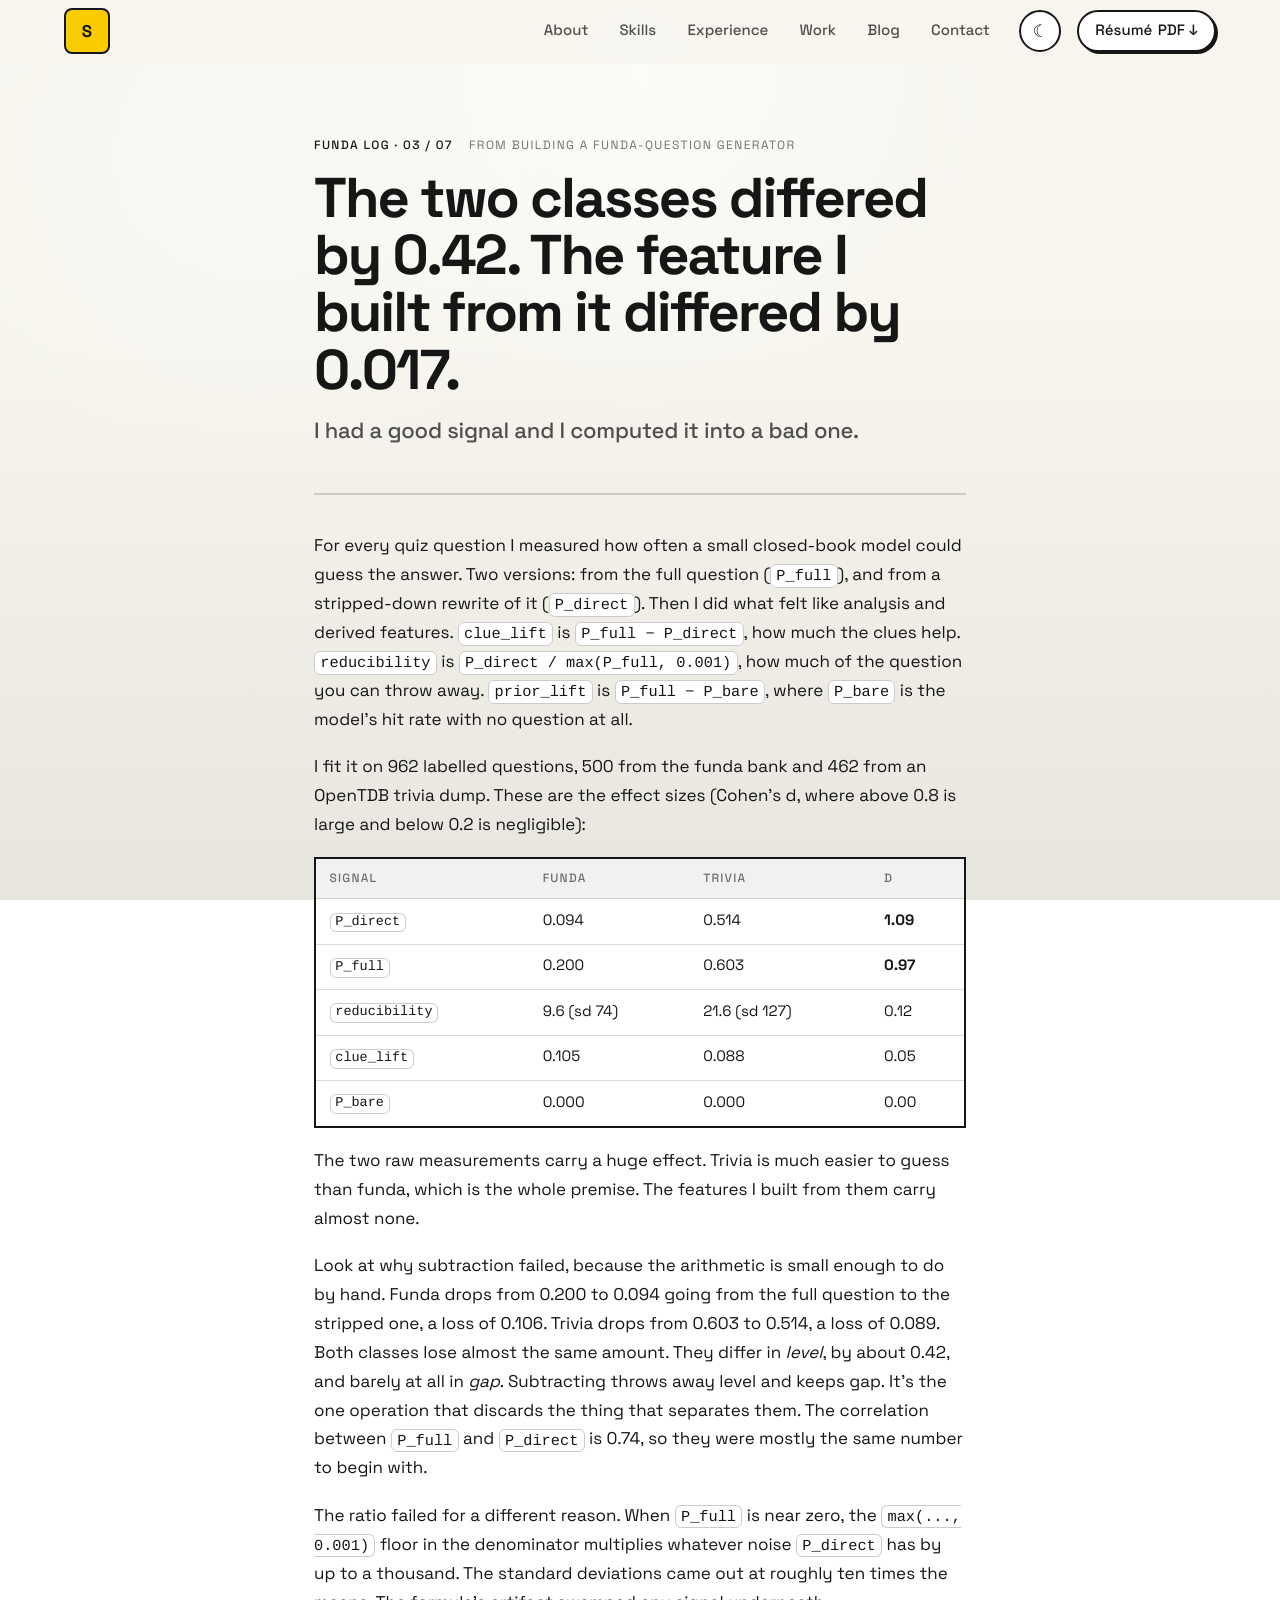
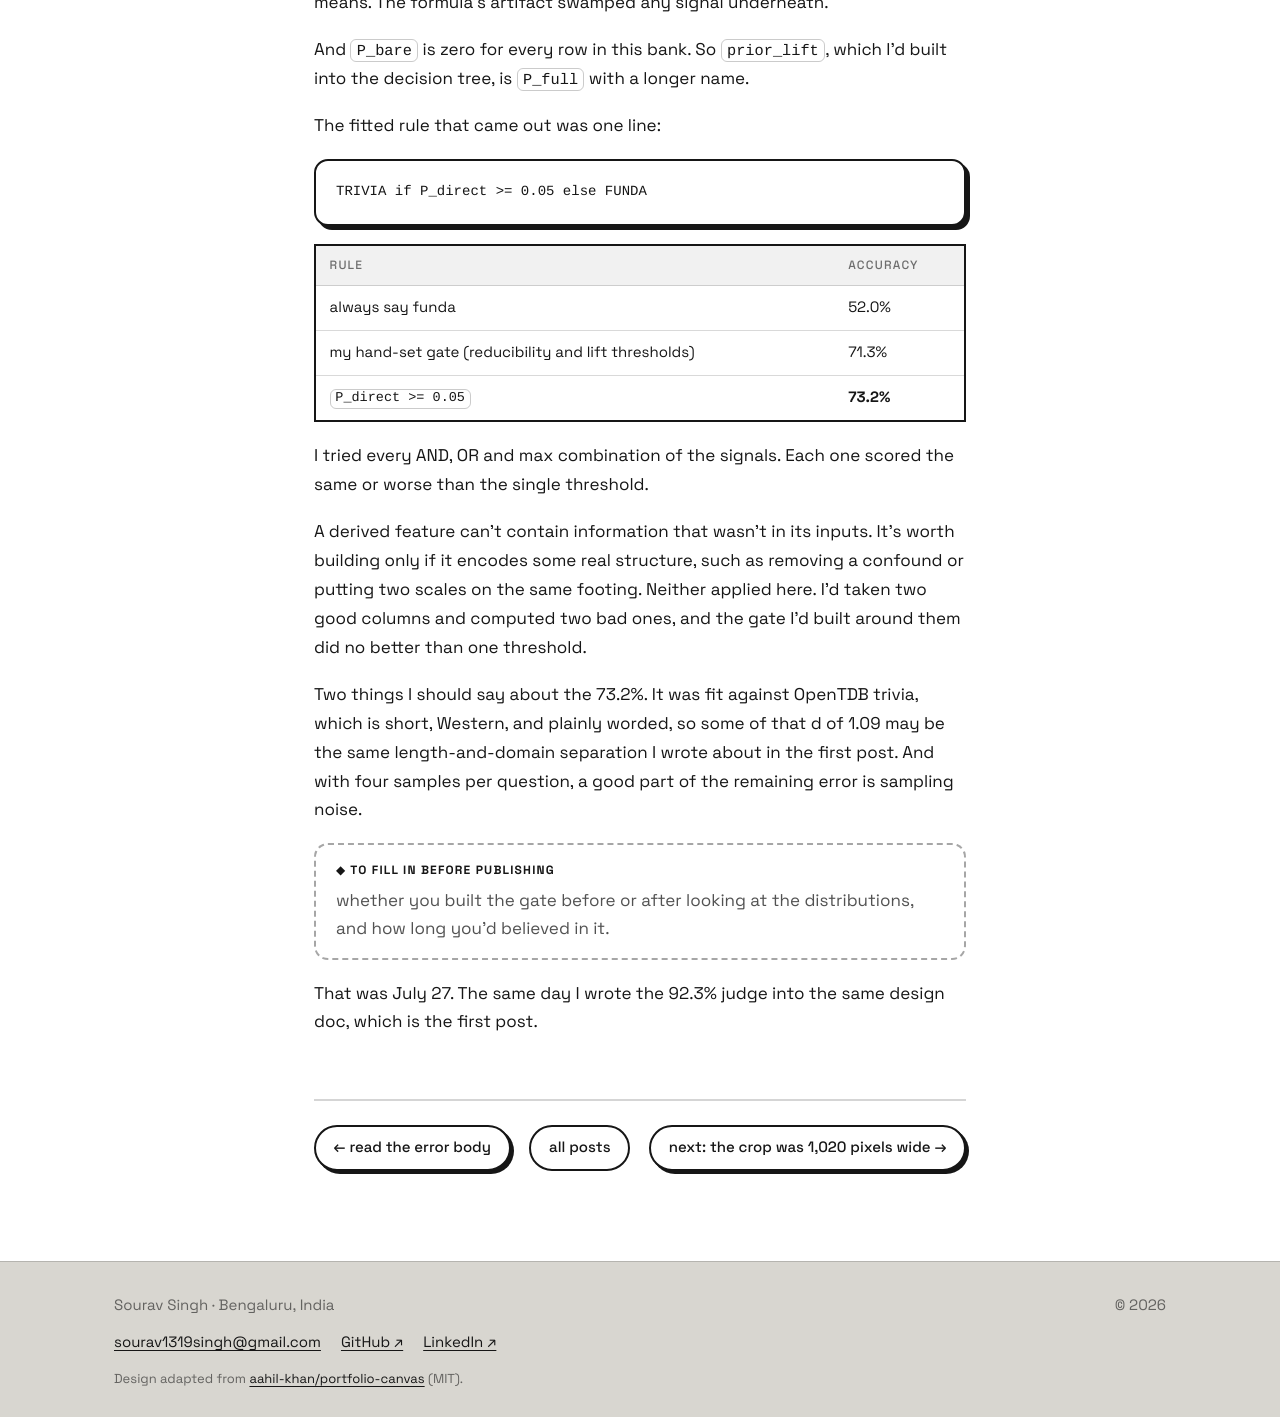
<file: blog/03-derived-features.html>
<!DOCTYPE html>
<html lang="en">
<head>
<meta charset="UTF-8">
<meta name="viewport" content="width=device-width, initial-scale=1.0">
<meta name="theme-color" content="#f7f5ee">
<title>Sourav Singh | The two classes differed by 0.42. The feature I built differed by 0.017.</title>
<meta name="description" content="A good signal, computed into a bad one. Why subtracting two strong measurements can throw away the exact thing that separated them.">
<link rel="icon" href="data:image/svg+xml,%3Csvg xmlns='http://www.w3.org/2000/svg' viewBox='0 0 32 32'%3E%3Crect x='1' y='1' width='30' height='30' rx='7' fill='%23facc00' stroke='%23161616' stroke-width='2'/%3E%3Ctext x='16' y='23' font-size='19' font-weight='700' font-family='Arial' text-anchor='middle' fill='%23161616'%3ES%3C/text%3E%3C/svg%3E">
<script>
  (function(){
    var d=document.documentElement;d.className+=' js';
    var t=null;try{t=localStorage.getItem('theme');}catch(e){}
    if(!t)t=matchMedia('(prefers-color-scheme: dark)').matches?'dark':'light';
    d.dataset.theme=t;
  })();
</script>
<link rel="preconnect" href="https://fonts.googleapis.com">
<link rel="preconnect" href="https://fonts.gstatic.com" crossorigin>
<link href="https://fonts.googleapis.com/css2?family=Space+Grotesk:wght@400;500;700&display=swap" rel="stylesheet">
<link rel="stylesheet" href="../home.css?v=20261104">
</head>
<body>
<div id="cursor" aria-hidden="true"></div>

<header class="bar">
  <a class="mark" href="../index.html" aria-label="Home">S</a>
  <nav aria-label="Sections"><a href="../index.html#about">About</a><a href="../index.html#skills">Skills</a><a href="../index.html#experience">Experience</a><a href="../index.html#work">Work</a><a href="../blog.html" aria-current="page">Blog</a><a href="../index.html#contact">Contact</a></nav>
  <button class="themepick" id="themepick" type="button" aria-label="Toggle dark theme" aria-pressed="false">☾</button>
  <a class="bar__cta" href="../Sourav_Singh_Resume.pdf" download><span>Résumé</span><span class="long">PDF ↓</span></a>
  <button class="burger" id="burger" type="button" aria-label="Menu" aria-expanded="false"><span></span><span></span><span></span></button>
</header>
<button class="scrim" id="scrim" type="button" tabindex="-1" aria-label="Close menu"></button>
<aside class="drawer" aria-label="Menu"><nav><a href="../index.html#about">About</a><a href="../index.html#skills">Skills</a><a href="../index.html#experience">Experience</a><a href="../index.html#work">Work</a><a href="../blog.html" aria-current="page">Blog</a><a href="../index.html#contact">Contact</a></nav></aside>

<main class="page" id="top">
<article class="post">
    <div class="pkicker">
      <span class="no">FUNDA LOG · 03 / 07</span>
      <span class="src">from building a funda-question generator</span>
    </div>
    <h1>The two classes differed by 0.42. The feature I built from it differed by 0.017.</h1>
    <p class="dek">I had a good signal and I computed it into a bad one.</p>

    <div class="body">
      <p>For every quiz question I measured how often a small closed-book model could guess the answer. Two versions: from the full question (<code>P_full</code>), and from a stripped-down rewrite of it (<code>P_direct</code>). Then I did what felt like analysis and derived features. <code>clue_lift</code> is <code>P_full − P_direct</code>, how much the clues help. <code>reducibility</code> is <code>P_direct / max(P_full, 0.001)</code>, how much of the question you can throw away. <code>prior_lift</code> is <code>P_full − P_bare</code>, where <code>P_bare</code> is the model's hit rate with no question at all.</p>

      <p>I fit it on 962 labelled questions, 500 from the funda bank and 462 from an OpenTDB trivia dump. These are the effect sizes (Cohen's d, where above 0.8 is large and below 0.2 is negligible):</p>

      <table>
        <tr><th>signal</th><th>funda</th><th>trivia</th><th>d</th></tr>
        <tr><td><code>P_direct</code></td><td>0.094</td><td>0.514</td><td><strong>1.09</strong></td></tr>
        <tr><td><code>P_full</code></td><td>0.200</td><td>0.603</td><td><strong>0.97</strong></td></tr>
        <tr><td><code>reducibility</code></td><td>9.6 (sd 74)</td><td>21.6 (sd 127)</td><td>0.12</td></tr>
        <tr><td><code>clue_lift</code></td><td>0.105</td><td>0.088</td><td>0.05</td></tr>
        <tr><td><code>P_bare</code></td><td>0.000</td><td>0.000</td><td>0.00</td></tr>
      </table>

      <p>The two raw measurements carry a huge effect. Trivia is much easier to guess than funda, which is the whole premise. The features I built from them carry almost none.</p>

      <p>Look at why subtraction failed, because the arithmetic is small enough to do by hand. Funda drops from 0.200 to 0.094 going from the full question to the stripped one, a loss of 0.106. Trivia drops from 0.603 to 0.514, a loss of 0.089. Both classes lose almost the same amount. They differ in <em>level</em>, by about 0.42, and barely at all in <em>gap</em>. Subtracting throws away level and keeps gap. It's the one operation that discards the thing that separates them. The correlation between <code>P_full</code> and <code>P_direct</code> is 0.74, so they were mostly the same number to begin with.</p>

      <p>The ratio failed for a different reason. When <code>P_full</code> is near zero, the <code>max(..., 0.001)</code> floor in the denominator multiplies whatever noise <code>P_direct</code> has by up to a thousand. The standard deviations came out at roughly ten times the means. The formula's artifact swamped any signal underneath.</p>

      <p>And <code>P_bare</code> is zero for every row in this bank. So <code>prior_lift</code>, which I'd built into the decision tree, is <code>P_full</code> with a longer name.</p>

      <p>The fitted rule that came out was one line:</p>

      <pre><code>TRIVIA if P_direct >= 0.05 else FUNDA</code></pre>

      <table>
        <tr><th>rule</th><th>accuracy</th></tr>
        <tr><td>always say funda</td><td>52.0%</td></tr>
        <tr><td>my hand-set gate (reducibility and lift thresholds)</td><td>71.3%</td></tr>
        <tr><td><code>P_direct >= 0.05</code></td><td><strong>73.2%</strong></td></tr>
      </table>

      <p>I tried every AND, OR and max combination of the signals. Each one scored the same or worse than the single threshold.</p>

      <p>A derived feature can't contain information that wasn't in its inputs. It's worth building only if it encodes some real structure, such as removing a confound or putting two scales on the same footing. Neither applied here. I'd taken two good columns and computed two bad ones, and the gate I'd built around them did no better than one threshold.</p>

      <p>Two things I should say about the 73.2%. It was fit against OpenTDB trivia, which is short, Western, and plainly worded, so some of that d of 1.09 may be the same length-and-domain separation I wrote about in the first post. And with four samples per question, a good part of the remaining error is sampling noise.</p>

      <div class="memo"><span class="flag">◆ to fill in before publishing</span>whether you built the gate before or after looking at the distributions, and how long you'd believed in it.</div>

      <p>That was July 27. The same day I wrote the 92.3% judge into the same design doc, which is the first post.</p>
    </div>

    <div class="post-nav">
      <a href="02-error-body.html">← read the error body</a>
      <a class="all" href="../blog.html">all posts</a>
      <a href="04-the-crop.html">next: the crop was 1,020 pixels wide →</a>
    </div>
  </article>
</main>

<a class="totop" href="#top" aria-label="Back to top"><span aria-hidden="true">↑</span></a>
<footer class="foot">
  <div class="wrap">
    <span>Sourav Singh · Bengaluru, India</span>
    <span>© 2026</span>
    <span class="foot__links">
      <a href="mailto:sourav1319singh@gmail.com">sourav1319singh@gmail.com</a>
      <a href="https://github.com/randomrandomness441" target="_blank" rel="noopener noreferrer">GitHub ↗</a>
      <a href="https://www.linkedin.com/in/souravsingh1319" target="_blank" rel="noopener noreferrer">LinkedIn ↗</a>
    </span>
    <span class="foot__credit">Design adapted from <a href="https://github.com/aahil-khan/portfolio-canvas" target="_blank" rel="noopener noreferrer">aahil-khan/portfolio-canvas</a> (MIT).</span>
  </div>
</footer>

<script src="../home.js?v=20261104"></script>
</body>
</html>
</file>
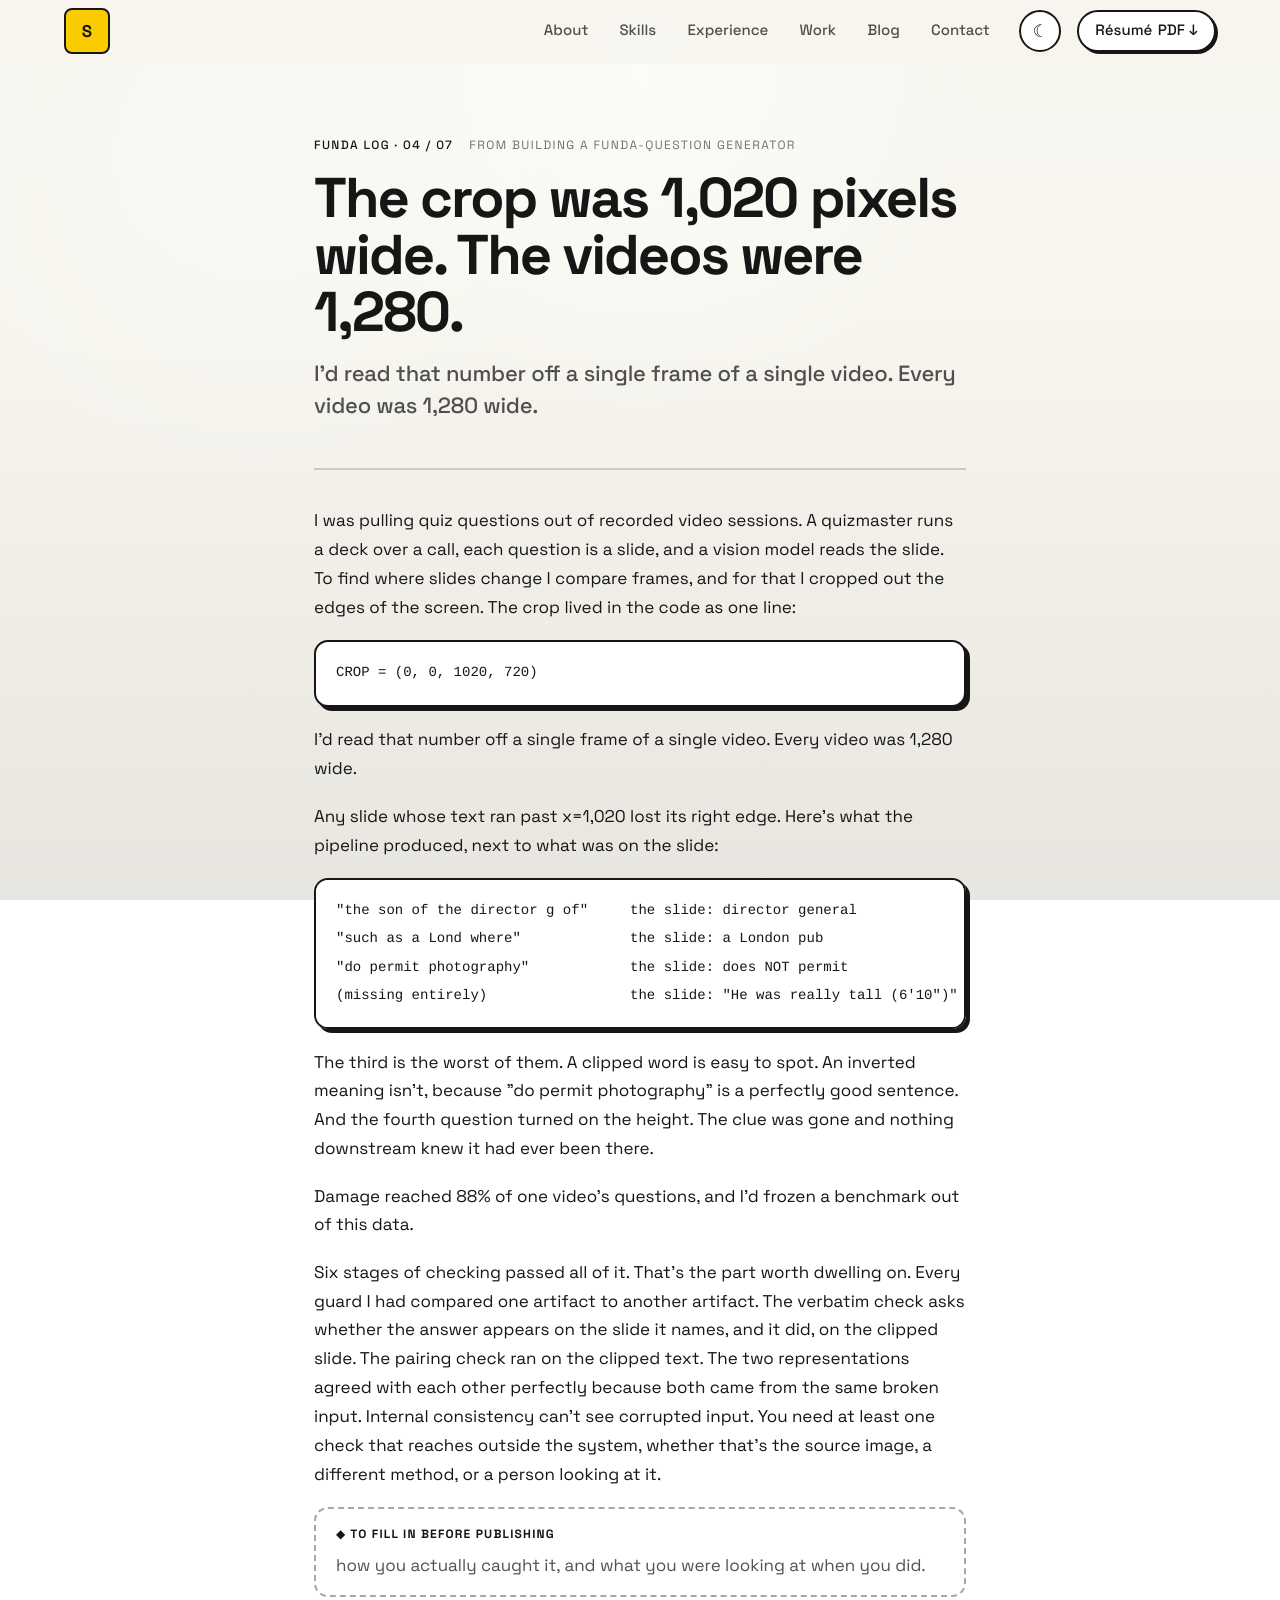
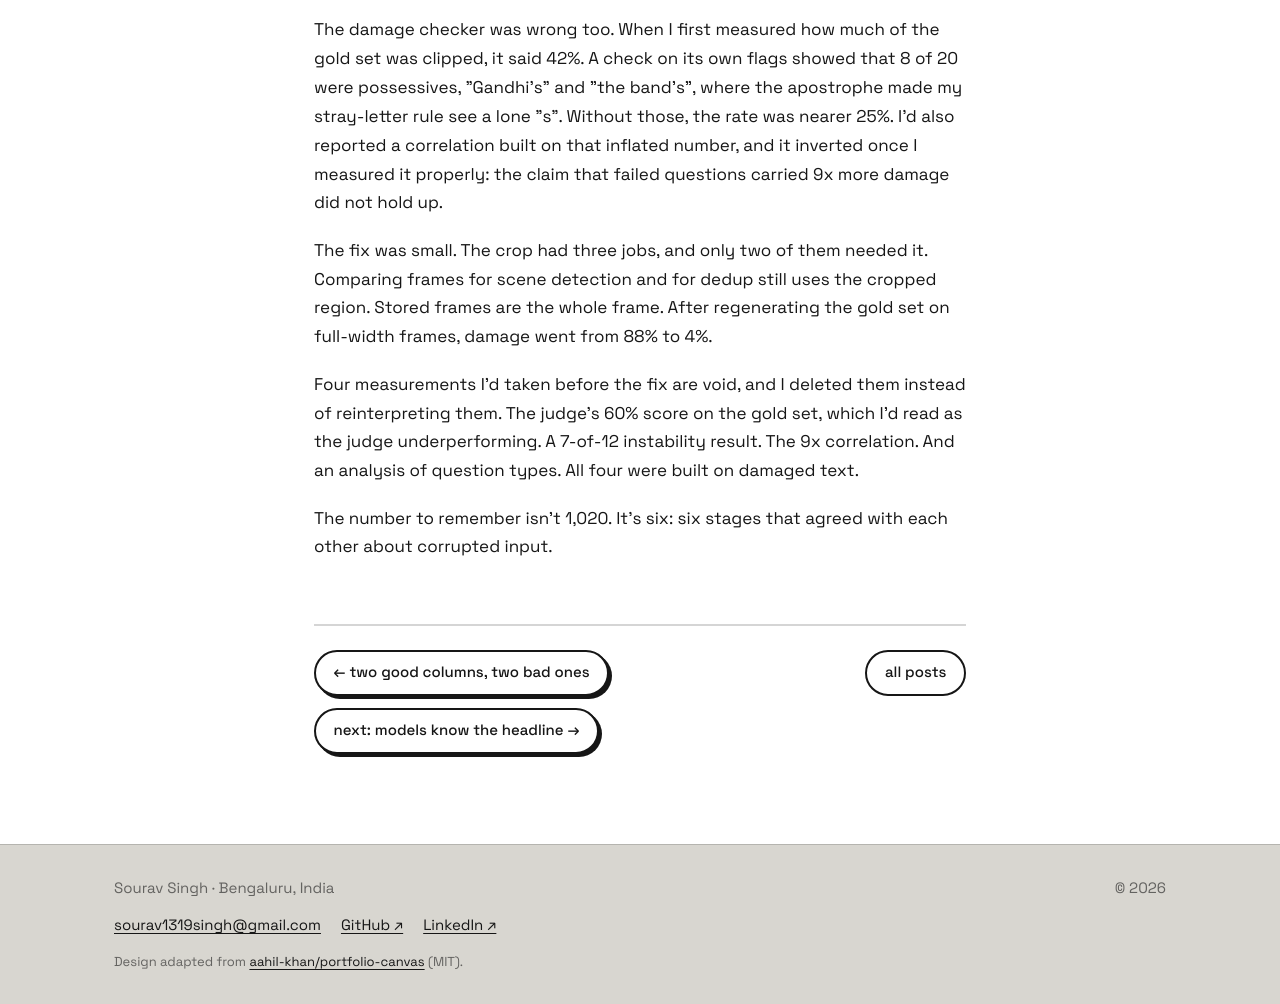
<file: blog/04-the-crop.html>
<!DOCTYPE html>
<html lang="en">
<head>
<meta charset="UTF-8">
<meta name="viewport" content="width=device-width, initial-scale=1.0">
<meta name="theme-color" content="#f7f5ee">
<title>Sourav Singh | The crop was 1,020 pixels wide. The videos were 1,280.</title>
<meta name="description" content="Six stages of automated checking passed corrupted data, because every one of them compared the pipeline's own output to itself.">
<link rel="icon" href="data:image/svg+xml,%3Csvg xmlns='http://www.w3.org/2000/svg' viewBox='0 0 32 32'%3E%3Crect x='1' y='1' width='30' height='30' rx='7' fill='%23facc00' stroke='%23161616' stroke-width='2'/%3E%3Ctext x='16' y='23' font-size='19' font-weight='700' font-family='Arial' text-anchor='middle' fill='%23161616'%3ES%3C/text%3E%3C/svg%3E">
<script>
  (function(){
    var d=document.documentElement;d.className+=' js';
    var t=null;try{t=localStorage.getItem('theme');}catch(e){}
    if(!t)t=matchMedia('(prefers-color-scheme: dark)').matches?'dark':'light';
    d.dataset.theme=t;
  })();
</script>
<link rel="preconnect" href="https://fonts.googleapis.com">
<link rel="preconnect" href="https://fonts.gstatic.com" crossorigin>
<link href="https://fonts.googleapis.com/css2?family=Space+Grotesk:wght@400;500;700&display=swap" rel="stylesheet">
<link rel="stylesheet" href="../home.css?v=20261104">
</head>
<body>
<div id="cursor" aria-hidden="true"></div>

<header class="bar">
  <a class="mark" href="../index.html" aria-label="Home">S</a>
  <nav aria-label="Sections"><a href="../index.html#about">About</a><a href="../index.html#skills">Skills</a><a href="../index.html#experience">Experience</a><a href="../index.html#work">Work</a><a href="../blog.html" aria-current="page">Blog</a><a href="../index.html#contact">Contact</a></nav>
  <button class="themepick" id="themepick" type="button" aria-label="Toggle dark theme" aria-pressed="false">☾</button>
  <a class="bar__cta" href="../Sourav_Singh_Resume.pdf" download><span>Résumé</span><span class="long">PDF ↓</span></a>
  <button class="burger" id="burger" type="button" aria-label="Menu" aria-expanded="false"><span></span><span></span><span></span></button>
</header>
<button class="scrim" id="scrim" type="button" tabindex="-1" aria-label="Close menu"></button>
<aside class="drawer" aria-label="Menu"><nav><a href="../index.html#about">About</a><a href="../index.html#skills">Skills</a><a href="../index.html#experience">Experience</a><a href="../index.html#work">Work</a><a href="../blog.html" aria-current="page">Blog</a><a href="../index.html#contact">Contact</a></nav></aside>

<main class="page" id="top">
<article class="post">
    <div class="pkicker">
      <span class="no">FUNDA LOG · 04 / 07</span>
      <span class="src">from building a funda-question generator</span>
    </div>
    <h1>The crop was 1,020 pixels wide. The videos were 1,280.</h1>
    <p class="dek">I'd read that number off a single frame of a single video. Every video was 1,280 wide.</p>

    <div class="body">
      <p>I was pulling quiz questions out of recorded video sessions. A quizmaster runs a deck over a call, each question is a slide, and a vision model reads the slide. To find where slides change I compare frames, and for that I cropped out the edges of the screen. The crop lived in the code as one line:</p>

      <pre><code>CROP = (0, 0, 1020, 720)</code></pre>

      <p>I'd read that number off a single frame of a single video. Every video was 1,280 wide.</p>

      <p>Any slide whose text ran past x=1,020 lost its right edge. Here's what the pipeline produced, next to what was on the slide:</p>

      <pre><code>"the son of the director g of"     the slide: director general
"such as a Lond where"             the slide: a London pub
"do permit photography"            the slide: does NOT permit
(missing entirely)                 the slide: "He was really tall (6'10&quot;)"</code></pre>

      <p>The third is the worst of them. A clipped word is easy to spot. An inverted meaning isn't, because "do permit photography" is a perfectly good sentence. And the fourth question turned on the height. The clue was gone and nothing downstream knew it had ever been there.</p>

      <p>Damage reached 88% of one video's questions, and I'd frozen a benchmark out of this data.</p>

      <p>Six stages of checking passed all of it. That's the part worth dwelling on. Every guard I had compared one artifact to another artifact. The verbatim check asks whether the answer appears on the slide it names, and it did, on the clipped slide. The pairing check ran on the clipped text. The two representations agreed with each other perfectly because both came from the same broken input. Internal consistency can't see corrupted input. You need at least one check that reaches outside the system, whether that's the source image, a different method, or a person looking at it.</p>

      <div class="memo"><span class="flag">◆ to fill in before publishing</span>how you actually caught it, and what you were looking at when you did.</div>

      <p>The damage checker was wrong too. When I first measured how much of the gold set was clipped, it said 42%. A check on its own flags showed that 8 of 20 were possessives, "Gandhi's" and "the band's", where the apostrophe made my stray-letter rule see a lone "s". Without those, the rate was nearer 25%. I'd also reported a correlation built on that inflated number, and it inverted once I measured it properly: the claim that failed questions carried 9x more damage did not hold up.</p>

      <p>The fix was small. The crop had three jobs, and only two of them needed it. Comparing frames for scene detection and for dedup still uses the cropped region. Stored frames are the whole frame. After regenerating the gold set on full-width frames, damage went from 88% to 4%.</p>

      <p>Four measurements I'd taken before the fix are void, and I deleted them instead of reinterpreting them. The judge's 60% score on the gold set, which I'd read as the judge underperforming. A 7-of-12 instability result. The 9x correlation. And an analysis of question types. All four were built on damaged text.</p>

      <p>The number to remember isn't 1,020. It's six: six stages that agreed with each other about corrupted input.</p>
    </div>

    <div class="post-nav">
      <a href="03-derived-features.html">← two good columns, two bad ones</a>
      <a class="all" href="../blog.html">all posts</a>
      <a href="05-the-web-is-the-hook.html">next: models know the headline →</a>
    </div>
  </article>
</main>

<a class="totop" href="#top" aria-label="Back to top"><span aria-hidden="true">↑</span></a>
<footer class="foot">
  <div class="wrap">
    <span>Sourav Singh · Bengaluru, India</span>
    <span>© 2026</span>
    <span class="foot__links">
      <a href="mailto:sourav1319singh@gmail.com">sourav1319singh@gmail.com</a>
      <a href="https://github.com/randomrandomness441" target="_blank" rel="noopener noreferrer">GitHub ↗</a>
      <a href="https://www.linkedin.com/in/souravsingh1319" target="_blank" rel="noopener noreferrer">LinkedIn ↗</a>
    </span>
    <span class="foot__credit">Design adapted from <a href="https://github.com/aahil-khan/portfolio-canvas" target="_blank" rel="noopener noreferrer">aahil-khan/portfolio-canvas</a> (MIT).</span>
  </div>
</footer>

<script src="../home.js?v=20261104"></script>
</body>
</html>
</file>
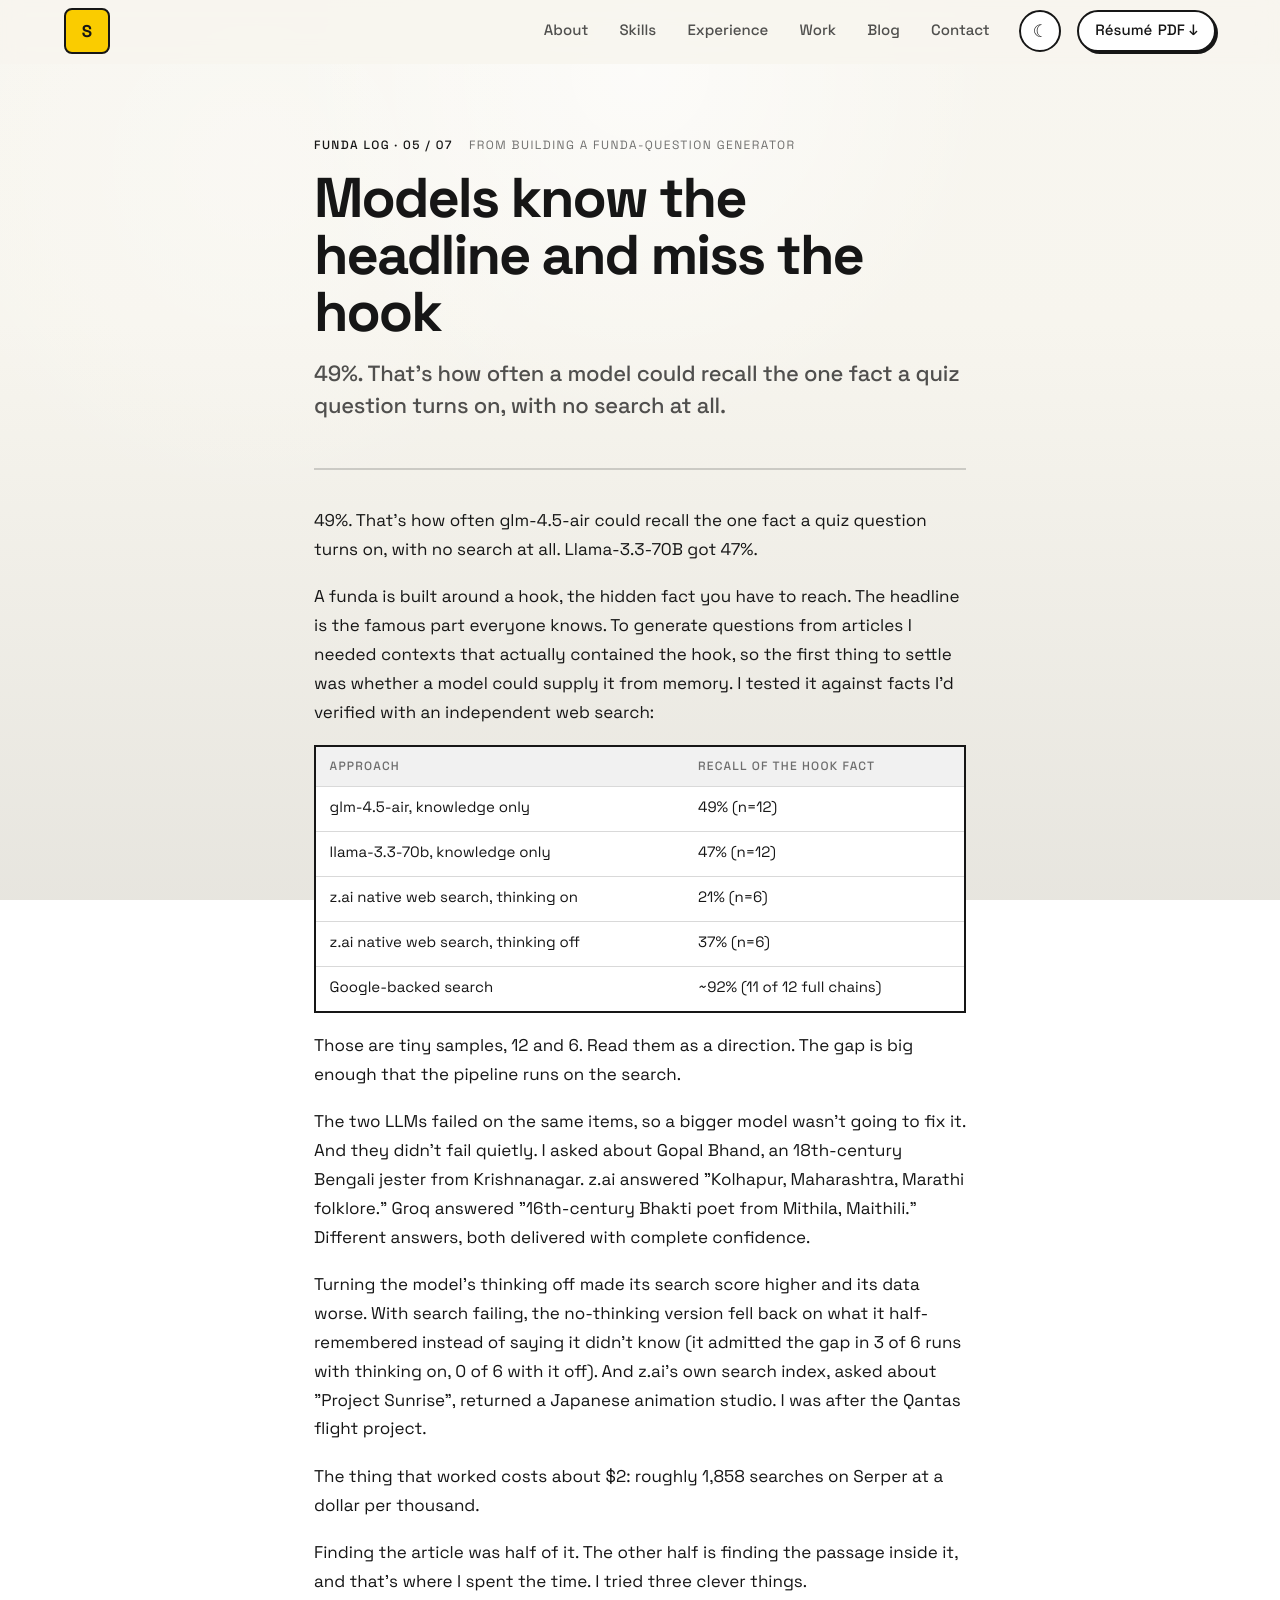
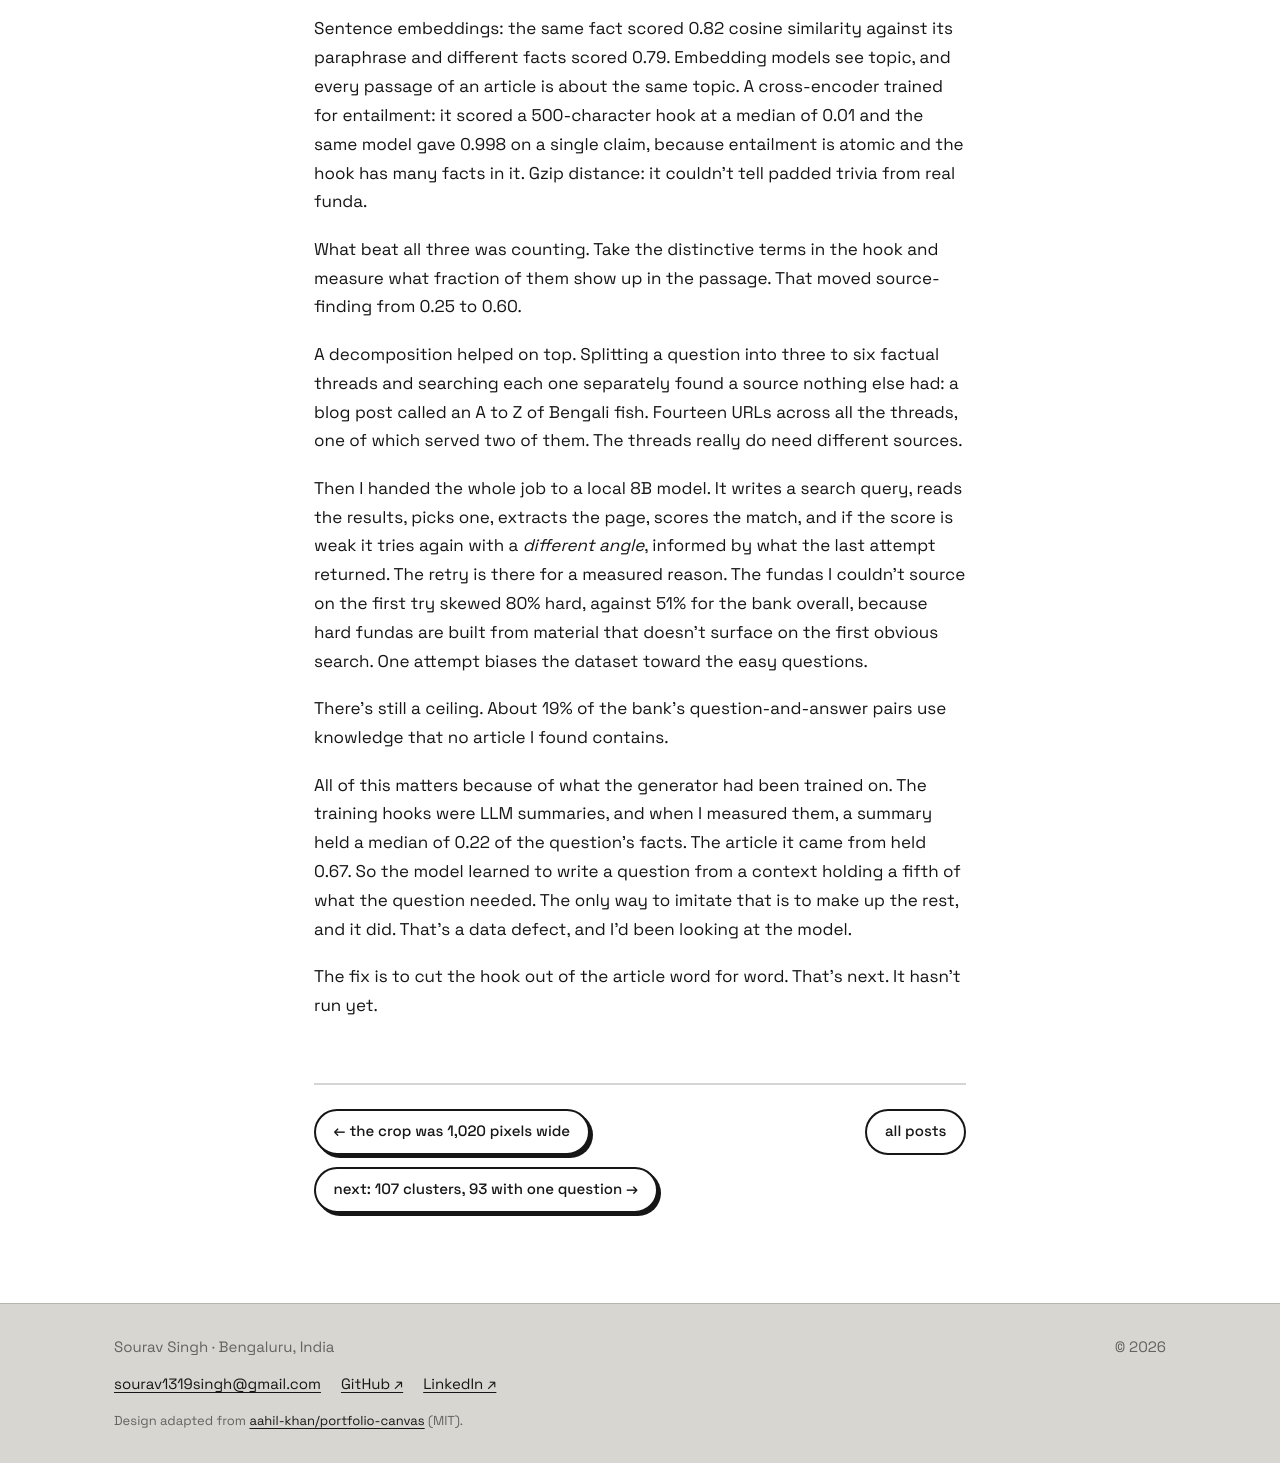
<file: blog/05-the-web-is-the-hook.html>
<!DOCTYPE html>
<html lang="en">
<head>
<meta charset="UTF-8">
<meta name="viewport" content="width=device-width, initial-scale=1.0">
<meta name="theme-color" content="#f7f5ee">
<title>Sourav Singh | Models know the headline and miss the hook</title>
<meta name="description" content="49% recall from memory alone, two LLMs failing on the same items with total confidence, and what it cost to get the real number up to 92%.">
<link rel="icon" href="data:image/svg+xml,%3Csvg xmlns='http://www.w3.org/2000/svg' viewBox='0 0 32 32'%3E%3Crect x='1' y='1' width='30' height='30' rx='7' fill='%23facc00' stroke='%23161616' stroke-width='2'/%3E%3Ctext x='16' y='23' font-size='19' font-weight='700' font-family='Arial' text-anchor='middle' fill='%23161616'%3ES%3C/text%3E%3C/svg%3E">
<script>
  (function(){
    var d=document.documentElement;d.className+=' js';
    var t=null;try{t=localStorage.getItem('theme');}catch(e){}
    if(!t)t=matchMedia('(prefers-color-scheme: dark)').matches?'dark':'light';
    d.dataset.theme=t;
  })();
</script>
<link rel="preconnect" href="https://fonts.googleapis.com">
<link rel="preconnect" href="https://fonts.gstatic.com" crossorigin>
<link href="https://fonts.googleapis.com/css2?family=Space+Grotesk:wght@400;500;700&display=swap" rel="stylesheet">
<link rel="stylesheet" href="../home.css?v=20261104">
</head>
<body>
<div id="cursor" aria-hidden="true"></div>

<header class="bar">
  <a class="mark" href="../index.html" aria-label="Home">S</a>
  <nav aria-label="Sections"><a href="../index.html#about">About</a><a href="../index.html#skills">Skills</a><a href="../index.html#experience">Experience</a><a href="../index.html#work">Work</a><a href="../blog.html" aria-current="page">Blog</a><a href="../index.html#contact">Contact</a></nav>
  <button class="themepick" id="themepick" type="button" aria-label="Toggle dark theme" aria-pressed="false">☾</button>
  <a class="bar__cta" href="../Sourav_Singh_Resume.pdf" download><span>Résumé</span><span class="long">PDF ↓</span></a>
  <button class="burger" id="burger" type="button" aria-label="Menu" aria-expanded="false"><span></span><span></span><span></span></button>
</header>
<button class="scrim" id="scrim" type="button" tabindex="-1" aria-label="Close menu"></button>
<aside class="drawer" aria-label="Menu"><nav><a href="../index.html#about">About</a><a href="../index.html#skills">Skills</a><a href="../index.html#experience">Experience</a><a href="../index.html#work">Work</a><a href="../blog.html" aria-current="page">Blog</a><a href="../index.html#contact">Contact</a></nav></aside>

<main class="page" id="top">
<article class="post">
    <div class="pkicker">
      <span class="no">FUNDA LOG · 05 / 07</span>
      <span class="src">from building a funda-question generator</span>
    </div>
    <h1>Models know the headline and miss the hook</h1>
    <p class="dek">49%. That's how often a model could recall the one fact a quiz question turns on, with no search at all.</p>

    <div class="body">
      <p>49%. That's how often glm-4.5-air could recall the one fact a quiz question turns on, with no search at all. Llama-3.3-70B got 47%.</p>

      <p>A funda is built around a hook, the hidden fact you have to reach. The headline is the famous part everyone knows. To generate questions from articles I needed contexts that actually contained the hook, so the first thing to settle was whether a model could supply it from memory. I tested it against facts I'd verified with an independent web search:</p>

      <table>
        <tr><th>approach</th><th>recall of the hook fact</th></tr>
        <tr><td>glm-4.5-air, knowledge only</td><td>49% (n=12)</td></tr>
        <tr><td>llama-3.3-70b, knowledge only</td><td>47% (n=12)</td></tr>
        <tr><td>z.ai native web search, thinking on</td><td>21% (n=6)</td></tr>
        <tr><td>z.ai native web search, thinking off</td><td>37% (n=6)</td></tr>
        <tr><td>Google-backed search</td><td>~92% (11 of 12 full chains)</td></tr>
      </table>

      <p>Those are tiny samples, 12 and 6. Read them as a direction. The gap is big enough that the pipeline runs on the search.</p>

      <p>The two LLMs failed on the same items, so a bigger model wasn't going to fix it. And they didn't fail quietly. I asked about Gopal Bhand, an 18th-century Bengali jester from Krishnanagar. z.ai answered "Kolhapur, Maharashtra, Marathi folklore." Groq answered "16th-century Bhakti poet from Mithila, Maithili." Different answers, both delivered with complete confidence.</p>

      <p>Turning the model's thinking off made its search score higher and its data worse. With search failing, the no-thinking version fell back on what it half-remembered instead of saying it didn't know (it admitted the gap in 3 of 6 runs with thinking on, 0 of 6 with it off). And z.ai's own search index, asked about "Project Sunrise", returned a Japanese animation studio. I was after the Qantas flight project.</p>

      <p>The thing that worked costs about $2: roughly 1,858 searches on Serper at a dollar per thousand.</p>

      <p>Finding the article was half of it. The other half is finding the passage inside it, and that's where I spent the time. I tried three clever things.</p>

      <p>Sentence embeddings: the same fact scored 0.82 cosine similarity against its paraphrase and different facts scored 0.79. Embedding models see topic, and every passage of an article is about the same topic. A cross-encoder trained for entailment: it scored a 500-character hook at a median of 0.01 and the same model gave 0.998 on a single claim, because entailment is atomic and the hook has many facts in it. Gzip distance: it couldn't tell padded trivia from real funda.</p>

      <p>What beat all three was counting. Take the distinctive terms in the hook and measure what fraction of them show up in the passage. That moved source-finding from 0.25 to 0.60.</p>

      <p>A decomposition helped on top. Splitting a question into three to six factual threads and searching each one separately found a source nothing else had: a blog post called an A to Z of Bengali fish. Fourteen URLs across all the threads, one of which served two of them. The threads really do need different sources.</p>

      <p>Then I handed the whole job to a local 8B model. It writes a search query, reads the results, picks one, extracts the page, scores the match, and if the score is weak it tries again with a <em>different angle</em>, informed by what the last attempt returned. The retry is there for a measured reason. The fundas I couldn't source on the first try skewed 80% hard, against 51% for the bank overall, because hard fundas are built from material that doesn't surface on the first obvious search. One attempt biases the dataset toward the easy questions.</p>

      <p>There's still a ceiling. About 19% of the bank's question-and-answer pairs use knowledge that no article I found contains.</p>

      <p>All of this matters because of what the generator had been trained on. The training hooks were LLM summaries, and when I measured them, a summary held a median of 0.22 of the question's facts. The article it came from held 0.67. So the model learned to write a question from a context holding a fifth of what the question needed. The only way to imitate that is to make up the rest, and it did. That's a data defect, and I'd been looking at the model.</p>

      <p>The fix is to cut the hook out of the article word for word. That's next. It hasn't run yet.</p>
    </div>

    <div class="post-nav">
      <a href="04-the-crop.html">← the crop was 1,020 pixels wide</a>
      <a class="all" href="../blog.html">all posts</a>
      <a href="06-taxonomy.html">next: 107 clusters, 93 with one question →</a>
    </div>
  </article>
</main>

<a class="totop" href="#top" aria-label="Back to top"><span aria-hidden="true">↑</span></a>
<footer class="foot">
  <div class="wrap">
    <span>Sourav Singh · Bengaluru, India</span>
    <span>© 2026</span>
    <span class="foot__links">
      <a href="mailto:sourav1319singh@gmail.com">sourav1319singh@gmail.com</a>
      <a href="https://github.com/randomrandomness441" target="_blank" rel="noopener noreferrer">GitHub ↗</a>
      <a href="https://www.linkedin.com/in/souravsingh1319" target="_blank" rel="noopener noreferrer">LinkedIn ↗</a>
    </span>
    <span class="foot__credit">Design adapted from <a href="https://github.com/aahil-khan/portfolio-canvas" target="_blank" rel="noopener noreferrer">aahil-khan/portfolio-canvas</a> (MIT).</span>
  </div>
</footer>

<script src="../home.js?v=20261104"></script>
</body>
</html>
</file>
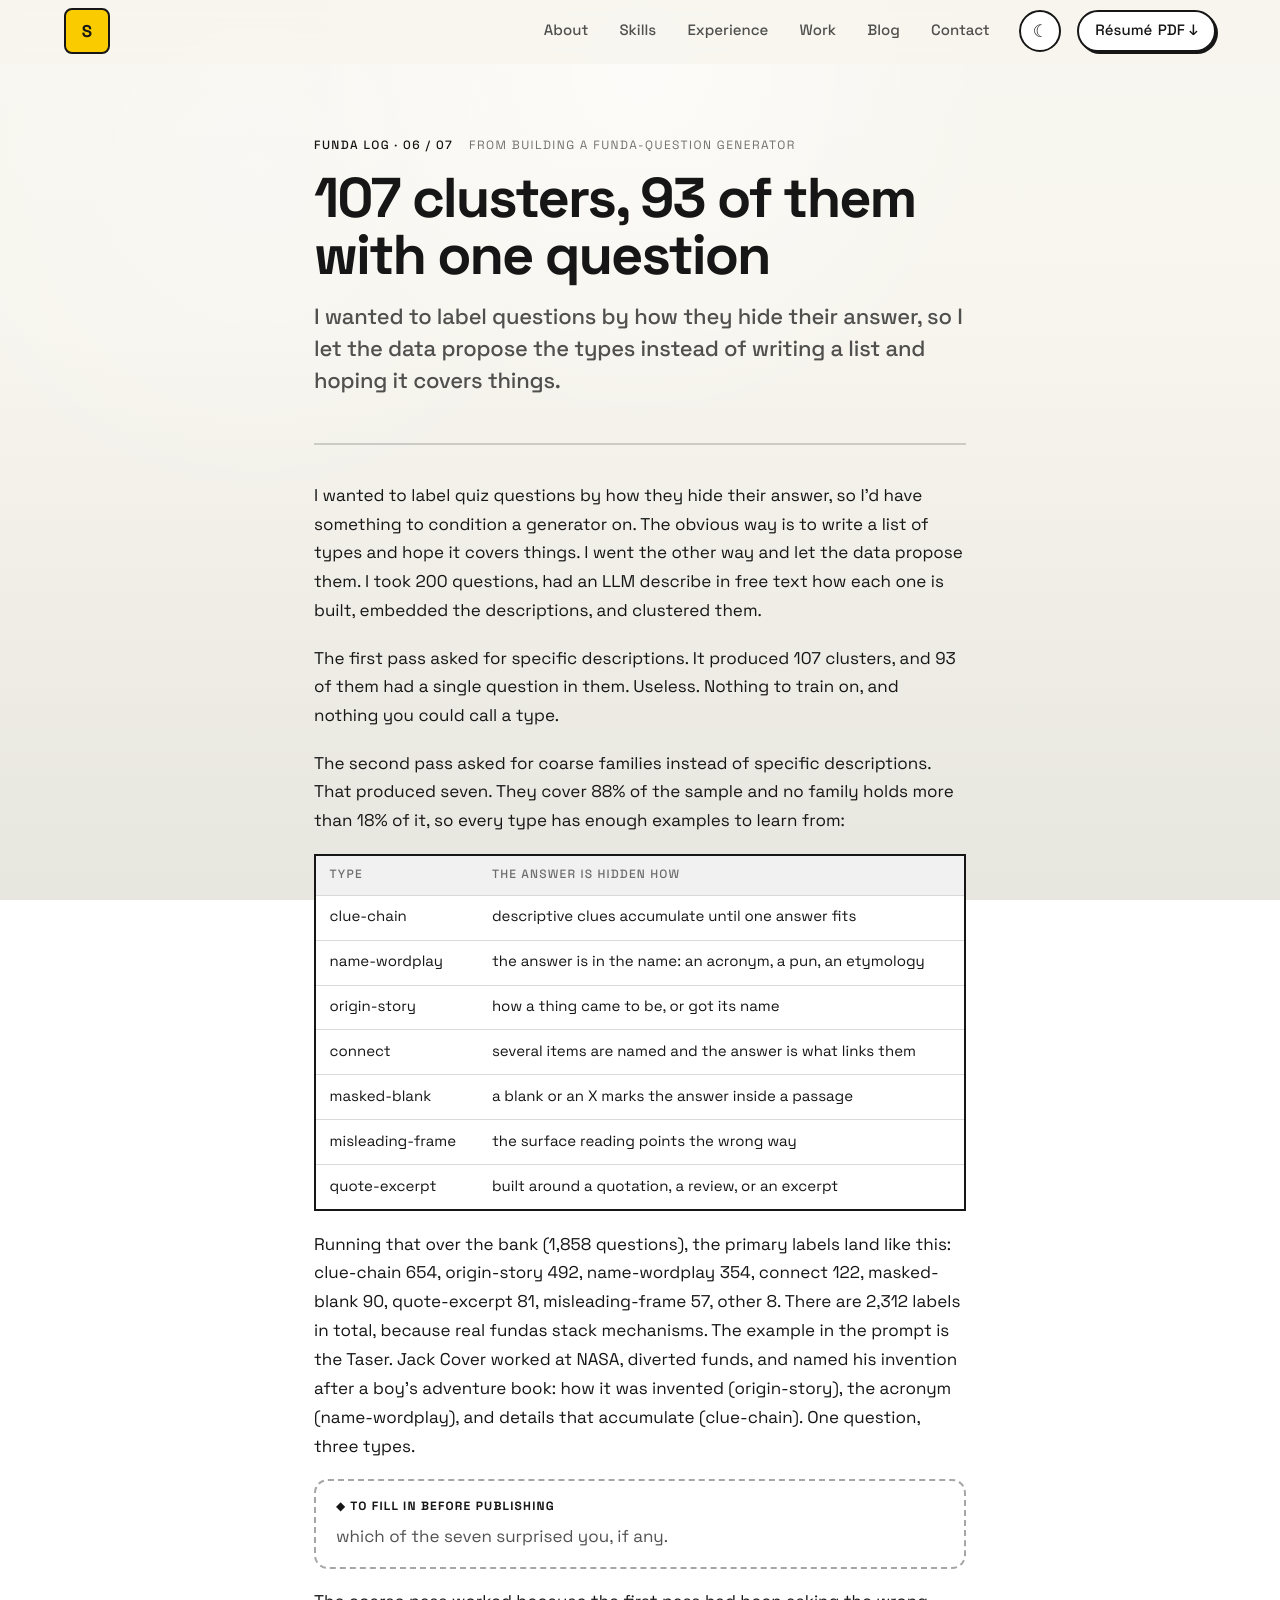
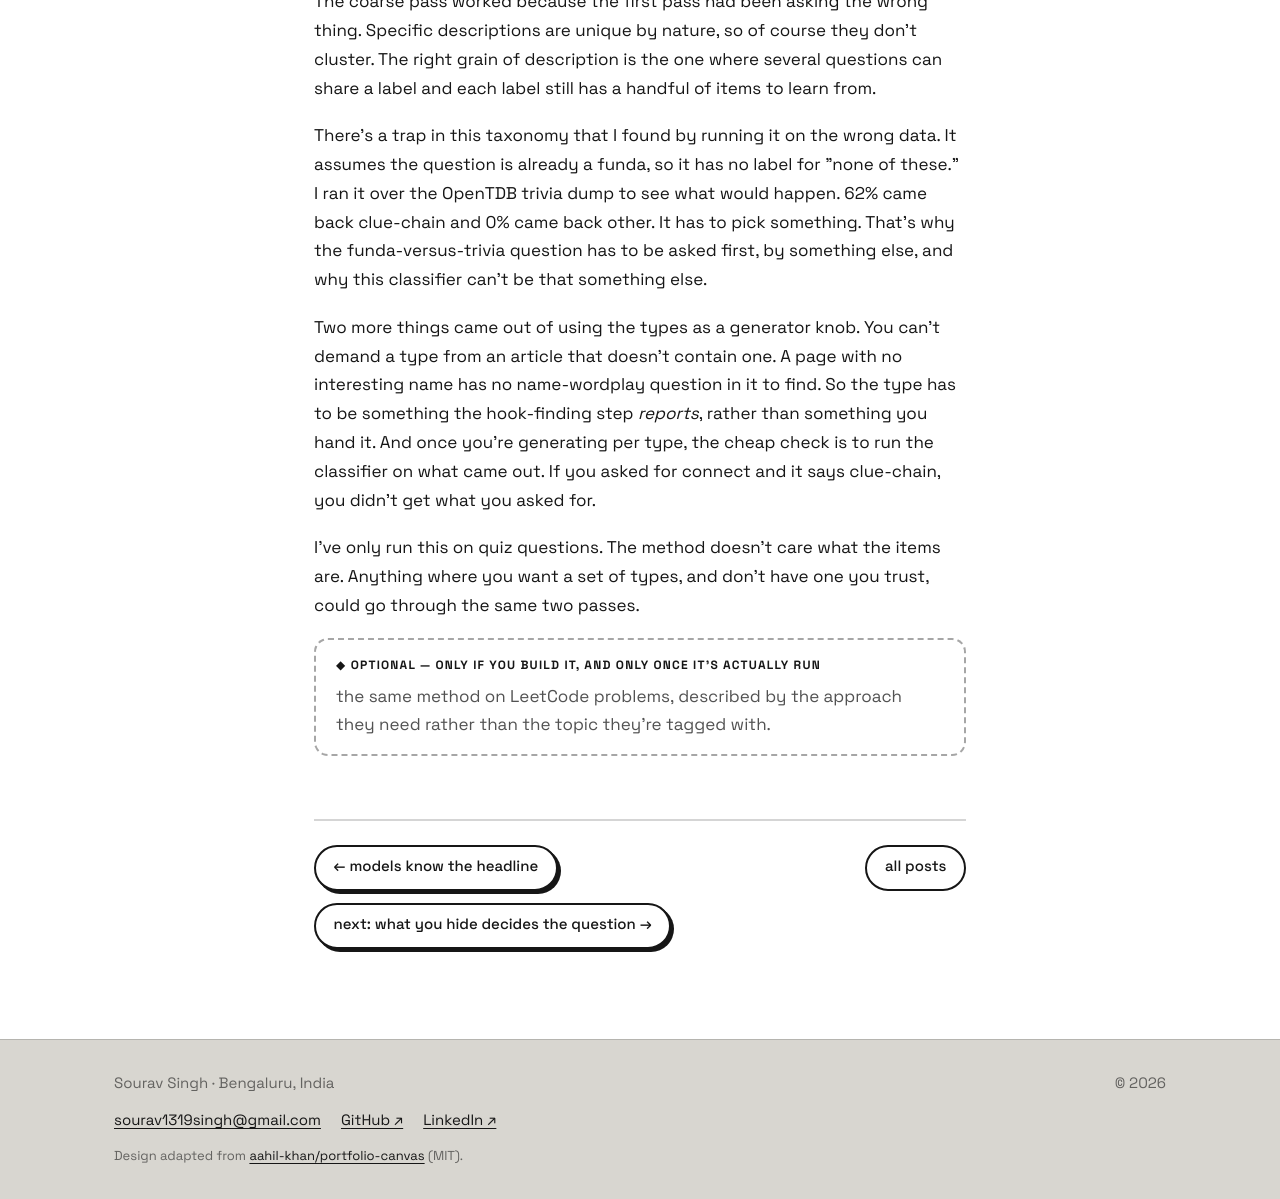
<file: blog/06-taxonomy.html>
<!DOCTYPE html>
<html lang="en">
<head>
<meta charset="UTF-8">
<meta name="viewport" content="width=device-width, initial-scale=1.0">
<meta name="theme-color" content="#f7f5ee">
<title>Sourav Singh | 107 clusters, 93 of them with one question</title>
<meta name="description" content="Letting the data propose a taxonomy of how quiz questions hide their answer, instead of writing a list of types and hoping it covers things.">
<link rel="icon" href="data:image/svg+xml,%3Csvg xmlns='http://www.w3.org/2000/svg' viewBox='0 0 32 32'%3E%3Crect x='1' y='1' width='30' height='30' rx='7' fill='%23facc00' stroke='%23161616' stroke-width='2'/%3E%3Ctext x='16' y='23' font-size='19' font-weight='700' font-family='Arial' text-anchor='middle' fill='%23161616'%3ES%3C/text%3E%3C/svg%3E">
<script>
  (function(){
    var d=document.documentElement;d.className+=' js';
    var t=null;try{t=localStorage.getItem('theme');}catch(e){}
    if(!t)t=matchMedia('(prefers-color-scheme: dark)').matches?'dark':'light';
    d.dataset.theme=t;
  })();
</script>
<link rel="preconnect" href="https://fonts.googleapis.com">
<link rel="preconnect" href="https://fonts.gstatic.com" crossorigin>
<link href="https://fonts.googleapis.com/css2?family=Space+Grotesk:wght@400;500;700&display=swap" rel="stylesheet">
<link rel="stylesheet" href="../home.css?v=20261104">
</head>
<body>
<div id="cursor" aria-hidden="true"></div>

<header class="bar">
  <a class="mark" href="../index.html" aria-label="Home">S</a>
  <nav aria-label="Sections"><a href="../index.html#about">About</a><a href="../index.html#skills">Skills</a><a href="../index.html#experience">Experience</a><a href="../index.html#work">Work</a><a href="../blog.html" aria-current="page">Blog</a><a href="../index.html#contact">Contact</a></nav>
  <button class="themepick" id="themepick" type="button" aria-label="Toggle dark theme" aria-pressed="false">☾</button>
  <a class="bar__cta" href="../Sourav_Singh_Resume.pdf" download><span>Résumé</span><span class="long">PDF ↓</span></a>
  <button class="burger" id="burger" type="button" aria-label="Menu" aria-expanded="false"><span></span><span></span><span></span></button>
</header>
<button class="scrim" id="scrim" type="button" tabindex="-1" aria-label="Close menu"></button>
<aside class="drawer" aria-label="Menu"><nav><a href="../index.html#about">About</a><a href="../index.html#skills">Skills</a><a href="../index.html#experience">Experience</a><a href="../index.html#work">Work</a><a href="../blog.html" aria-current="page">Blog</a><a href="../index.html#contact">Contact</a></nav></aside>

<main class="page" id="top">
<article class="post">
    <div class="pkicker">
      <span class="no">FUNDA LOG · 06 / 07</span>
      <span class="src">from building a funda-question generator</span>
    </div>
    <h1>107 clusters, 93 of them with one question</h1>
    <p class="dek">I wanted to label questions by how they hide their answer, so I let the data propose the types instead of writing a list and hoping it covers things.</p>

    <div class="body">
      <p>I wanted to label quiz questions by how they hide their answer, so I'd have something to condition a generator on. The obvious way is to write a list of types and hope it covers things. I went the other way and let the data propose them. I took 200 questions, had an LLM describe in free text how each one is built, embedded the descriptions, and clustered them.</p>

      <p>The first pass asked for specific descriptions. It produced 107 clusters, and 93 of them had a single question in them. Useless. Nothing to train on, and nothing you could call a type.</p>

      <p>The second pass asked for coarse families instead of specific descriptions. That produced seven. They cover 88% of the sample and no family holds more than 18% of it, so every type has enough examples to learn from:</p>

      <table>
        <tr><th>type</th><th>the answer is hidden how</th></tr>
        <tr><td>clue-chain</td><td>descriptive clues accumulate until one answer fits</td></tr>
        <tr><td>name-wordplay</td><td>the answer is in the name: an acronym, a pun, an etymology</td></tr>
        <tr><td>origin-story</td><td>how a thing came to be, or got its name</td></tr>
        <tr><td>connect</td><td>several items are named and the answer is what links them</td></tr>
        <tr><td>masked-blank</td><td>a blank or an X marks the answer inside a passage</td></tr>
        <tr><td>misleading-frame</td><td>the surface reading points the wrong way</td></tr>
        <tr><td>quote-excerpt</td><td>built around a quotation, a review, or an excerpt</td></tr>
      </table>

      <p>Running that over the bank (1,858 questions), the primary labels land like this: clue-chain 654, origin-story 492, name-wordplay 354, connect 122, masked-blank 90, quote-excerpt 81, misleading-frame 57, other 8. There are 2,312 labels in total, because real fundas stack mechanisms. The example in the prompt is the Taser. Jack Cover worked at NASA, diverted funds, and named his invention after a boy's adventure book: how it was invented (origin-story), the acronym (name-wordplay), and details that accumulate (clue-chain). One question, three types.</p>

      <div class="memo"><span class="flag">◆ to fill in before publishing</span>which of the seven surprised you, if any.</div>

      <p>The coarse pass worked because the first pass had been asking the wrong thing. Specific descriptions are unique by nature, so of course they don't cluster. The right grain of description is the one where several questions can share a label and each label still has a handful of items to learn from.</p>

      <p>There's a trap in this taxonomy that I found by running it on the wrong data. It assumes the question is already a funda, so it has no label for "none of these." I ran it over the OpenTDB trivia dump to see what would happen. 62% came back clue-chain and 0% came back other. It has to pick something. That's why the funda-versus-trivia question has to be asked first, by something else, and why this classifier can't be that something else.</p>

      <p>Two more things came out of using the types as a generator knob. You can't demand a type from an article that doesn't contain one. A page with no interesting name has no name-wordplay question in it to find. So the type has to be something the hook-finding step <em>reports</em>, rather than something you hand it. And once you're generating per type, the cheap check is to run the classifier on what came out. If you asked for connect and it says clue-chain, you didn't get what you asked for.</p>

      <p>I've only run this on quiz questions. The method doesn't care what the items are. Anything where you want a set of types, and don't have one you trust, could go through the same two passes.</p>

      <div class="memo"><span class="flag">◆ optional — only if you build it, and only once it's actually run</span>the same method on LeetCode problems, described by the approach they need rather than the topic they're tagged with.</div>
    </div>

    <div class="post-nav">
      <a href="05-the-web-is-the-hook.html">← models know the headline</a>
      <a class="all" href="../blog.html">all posts</a>
      <a href="07-what-you-hide.html">next: what you hide decides the question →</a>
    </div>
  </article>
</main>

<a class="totop" href="#top" aria-label="Back to top"><span aria-hidden="true">↑</span></a>
<footer class="foot">
  <div class="wrap">
    <span>Sourav Singh · Bengaluru, India</span>
    <span>© 2026</span>
    <span class="foot__links">
      <a href="mailto:sourav1319singh@gmail.com">sourav1319singh@gmail.com</a>
      <a href="https://github.com/randomrandomness441" target="_blank" rel="noopener noreferrer">GitHub ↗</a>
      <a href="https://www.linkedin.com/in/souravsingh1319" target="_blank" rel="noopener noreferrer">LinkedIn ↗</a>
    </span>
    <span class="foot__credit">Design adapted from <a href="https://github.com/aahil-khan/portfolio-canvas" target="_blank" rel="noopener noreferrer">aahil-khan/portfolio-canvas</a> (MIT).</span>
  </div>
</footer>

<script src="../home.js?v=20261104"></script>
</body>
</html>
</file>
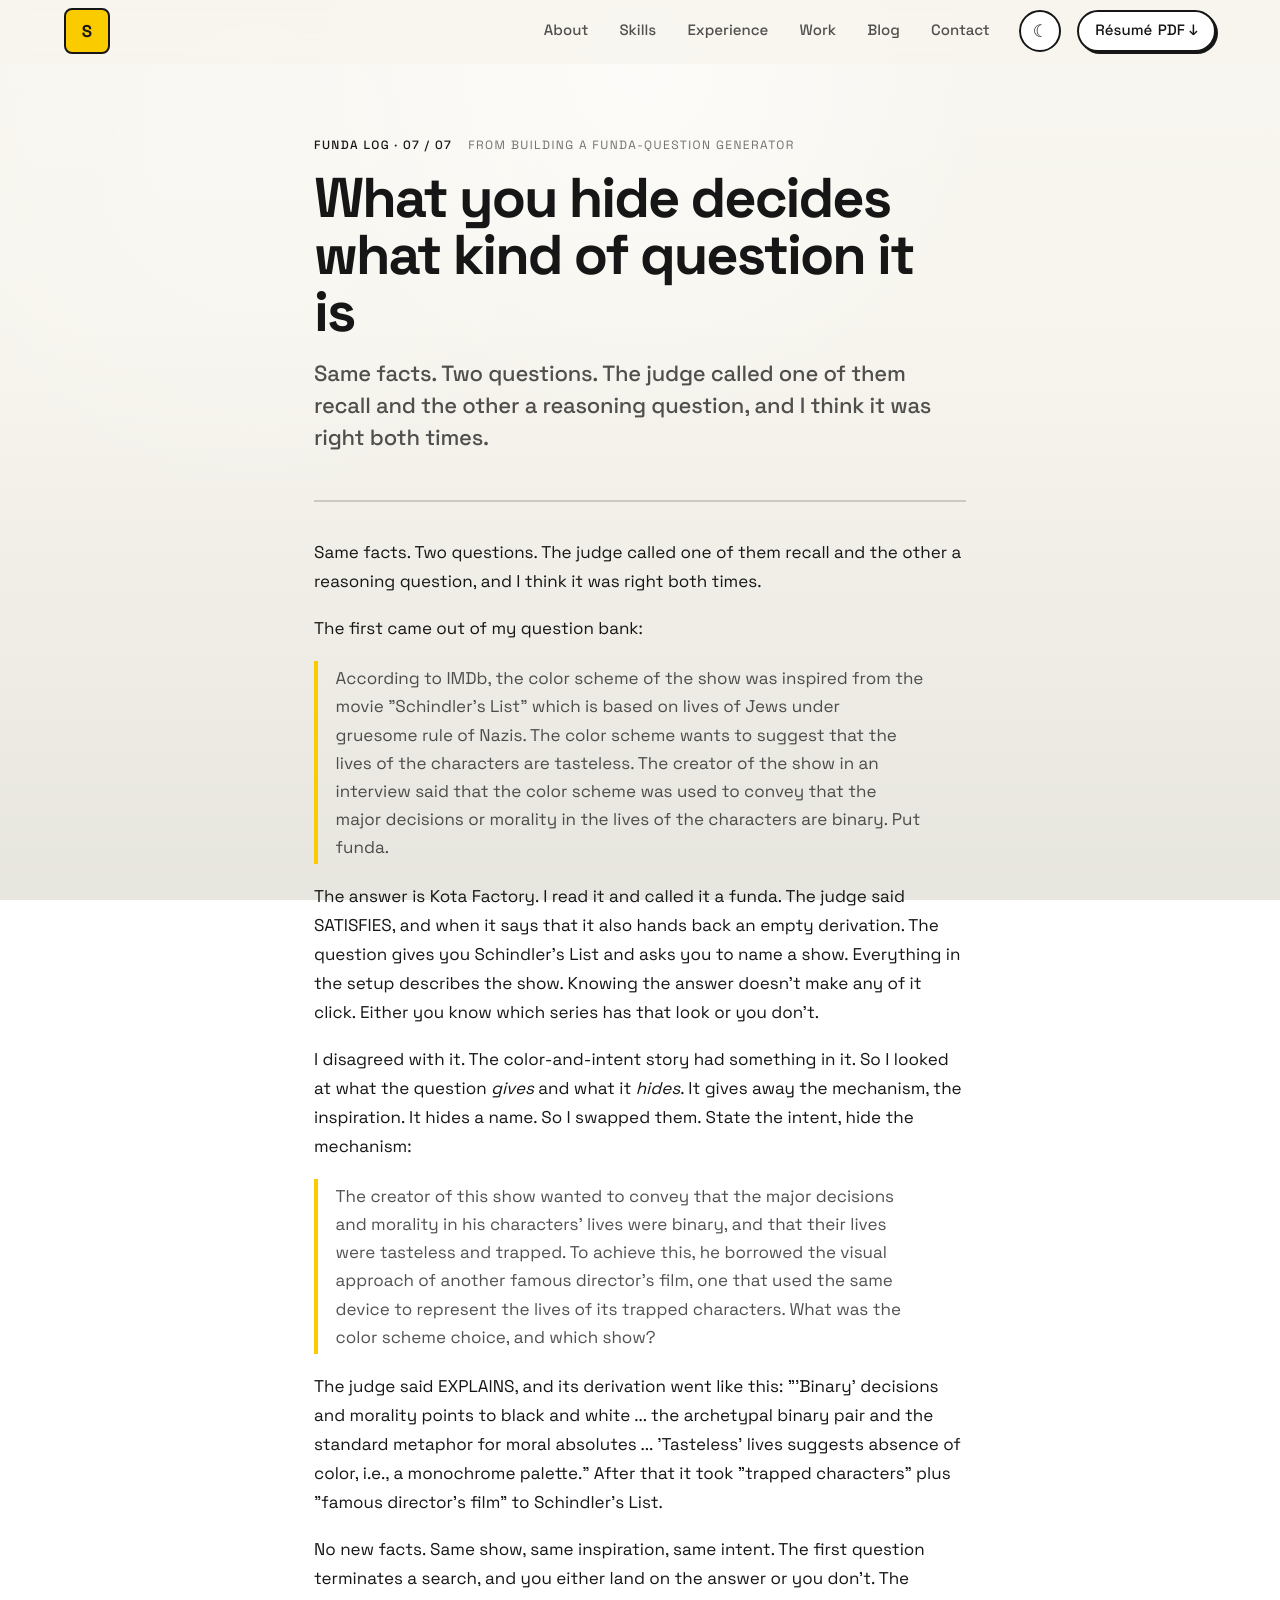
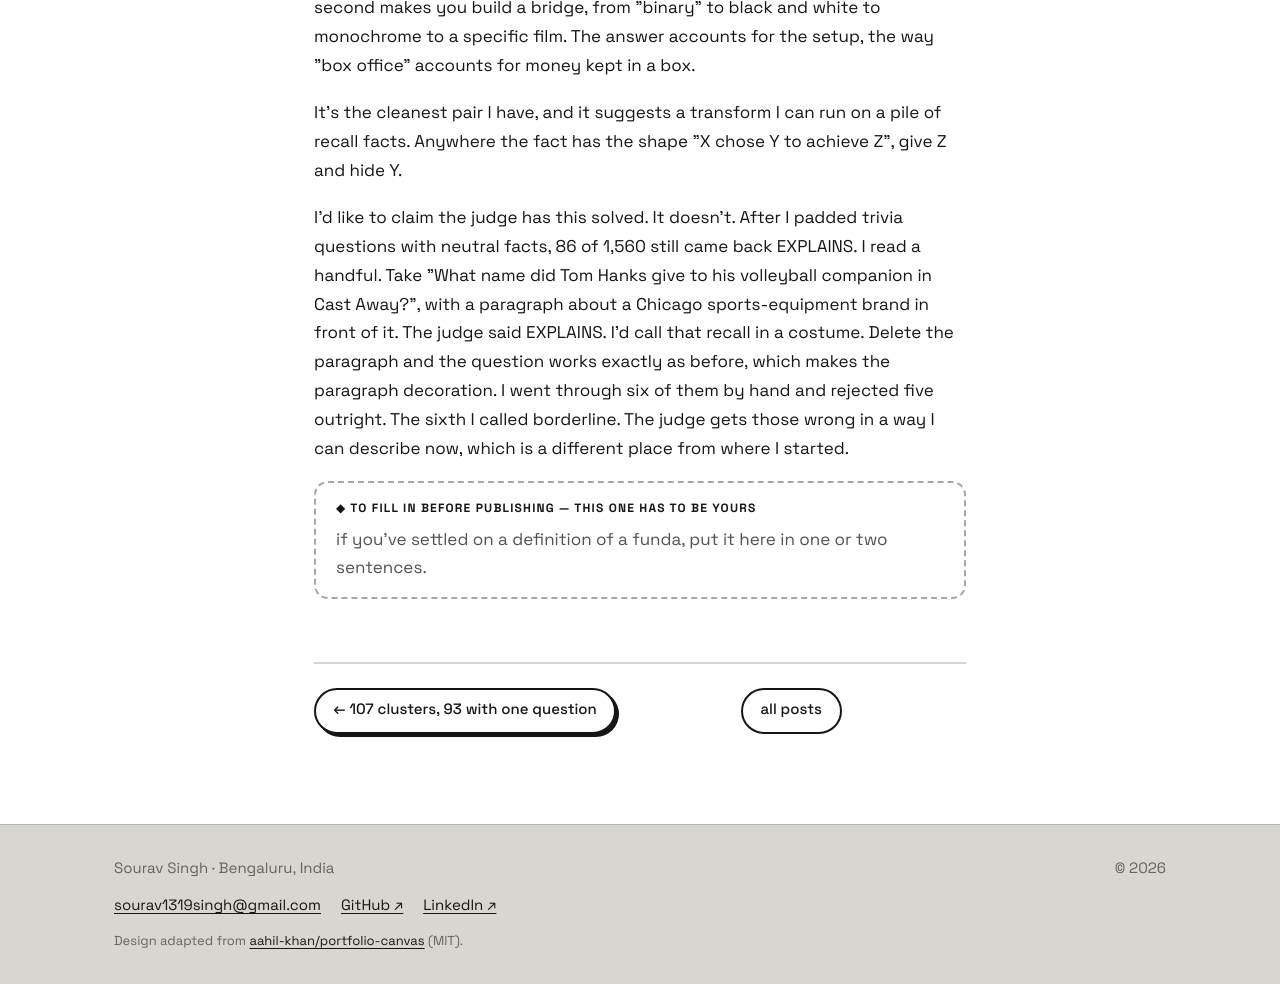
<file: blog/07-what-you-hide.html>
<!DOCTYPE html>
<html lang="en">
<head>
<meta charset="UTF-8">
<meta name="viewport" content="width=device-width, initial-scale=1.0">
<meta name="theme-color" content="#f7f5ee">
<title>Sourav Singh | What you hide decides what kind of question it is</title>
<meta name="description" content="Same facts, two questions. One terminates a search, the other makes you build a bridge. The judge called one recall and the other reasoning — and it was right both times.">
<link rel="icon" href="data:image/svg+xml,%3Csvg xmlns='http://www.w3.org/2000/svg' viewBox='0 0 32 32'%3E%3Crect x='1' y='1' width='30' height='30' rx='7' fill='%23facc00' stroke='%23161616' stroke-width='2'/%3E%3Ctext x='16' y='23' font-size='19' font-weight='700' font-family='Arial' text-anchor='middle' fill='%23161616'%3ES%3C/text%3E%3C/svg%3E">
<script>
  (function(){
    var d=document.documentElement;d.className+=' js';
    var t=null;try{t=localStorage.getItem('theme');}catch(e){}
    if(!t)t=matchMedia('(prefers-color-scheme: dark)').matches?'dark':'light';
    d.dataset.theme=t;
  })();
</script>
<link rel="preconnect" href="https://fonts.googleapis.com">
<link rel="preconnect" href="https://fonts.gstatic.com" crossorigin>
<link href="https://fonts.googleapis.com/css2?family=Space+Grotesk:wght@400;500;700&display=swap" rel="stylesheet">
<link rel="stylesheet" href="../home.css?v=20261104">
</head>
<body>
<div id="cursor" aria-hidden="true"></div>

<header class="bar">
  <a class="mark" href="../index.html" aria-label="Home">S</a>
  <nav aria-label="Sections"><a href="../index.html#about">About</a><a href="../index.html#skills">Skills</a><a href="../index.html#experience">Experience</a><a href="../index.html#work">Work</a><a href="../blog.html" aria-current="page">Blog</a><a href="../index.html#contact">Contact</a></nav>
  <button class="themepick" id="themepick" type="button" aria-label="Toggle dark theme" aria-pressed="false">☾</button>
  <a class="bar__cta" href="../Sourav_Singh_Resume.pdf" download><span>Résumé</span><span class="long">PDF ↓</span></a>
  <button class="burger" id="burger" type="button" aria-label="Menu" aria-expanded="false"><span></span><span></span><span></span></button>
</header>
<button class="scrim" id="scrim" type="button" tabindex="-1" aria-label="Close menu"></button>
<aside class="drawer" aria-label="Menu"><nav><a href="../index.html#about">About</a><a href="../index.html#skills">Skills</a><a href="../index.html#experience">Experience</a><a href="../index.html#work">Work</a><a href="../blog.html" aria-current="page">Blog</a><a href="../index.html#contact">Contact</a></nav></aside>

<main class="page" id="top">
<article class="post">
    <div class="pkicker">
      <span class="no">FUNDA LOG · 07 / 07</span>
      <span class="src">from building a funda-question generator</span>
    </div>
    <h1>What you hide decides what kind of question it is</h1>
    <p class="dek">Same facts. Two questions. The judge called one of them recall and the other a reasoning question, and I think it was right both times.</p>

    <div class="body">
      <p>Same facts. Two questions. The judge called one of them recall and the other a reasoning question, and I think it was right both times.</p>

      <p>The first came out of my question bank:</p>

      <blockquote>According to IMDb, the color scheme of the show was inspired from the movie "Schindler's List" which is based on lives of Jews under gruesome rule of Nazis. The color scheme wants to suggest that the lives of the characters are tasteless. The creator of the show in an interview said that the color scheme was used to convey that the major decisions or morality in the lives of the characters are binary. Put funda.</blockquote>

      <p>The answer is Kota Factory. I read it and called it a funda. The judge said SATISFIES, and when it says that it also hands back an empty derivation. The question gives you Schindler's List and asks you to name a show. Everything in the setup describes the show. Knowing the answer doesn't make any of it click. Either you know which series has that look or you don't.</p>

      <p>I disagreed with it. The color-and-intent story had something in it. So I looked at what the question <em>gives</em> and what it <em>hides</em>. It gives away the mechanism, the inspiration. It hides a name. So I swapped them. State the intent, hide the mechanism:</p>

      <blockquote>The creator of this show wanted to convey that the major decisions and morality in his characters' lives were binary, and that their lives were tasteless and trapped. To achieve this, he borrowed the visual approach of another famous director's film, one that used the same device to represent the lives of its trapped characters. What was the color scheme choice, and which show?</blockquote>

      <p>The judge said EXPLAINS, and its derivation went like this: "'Binary' decisions and morality points to black and white ... the archetypal binary pair and the standard metaphor for moral absolutes ... 'Tasteless' lives suggests absence of color, i.e., a monochrome palette." After that it took "trapped characters" plus "famous director's film" to Schindler's List.</p>

      <p>No new facts. Same show, same inspiration, same intent. The first question terminates a search, and you either land on the answer or you don't. The second makes you build a bridge, from "binary" to black and white to monochrome to a specific film. The answer accounts for the setup, the way "box office" accounts for money kept in a box.</p>

      <p>It's the cleanest pair I have, and it suggests a transform I can run on a pile of recall facts. Anywhere the fact has the shape "X chose Y to achieve Z", give Z and hide Y.</p>

      <p>I'd like to claim the judge has this solved. It doesn't. After I padded trivia questions with neutral facts, 86 of 1,560 still came back EXPLAINS. I read a handful. Take "What name did Tom Hanks give to his volleyball companion in Cast Away?", with a paragraph about a Chicago sports-equipment brand in front of it. The judge said EXPLAINS. I'd call that recall in a costume. Delete the paragraph and the question works exactly as before, which makes the paragraph decoration. I went through six of them by hand and rejected five outright. The sixth I called borderline. The judge gets those wrong in a way I can describe now, which is a different place from where I started.</p>

      <div class="memo"><span class="flag">◆ to fill in before publishing — this one has to be yours</span>if you've settled on a definition of a funda, put it here in one or two sentences.</div>
    </div>

    <div class="post-nav">
      <a href="06-taxonomy.html">← 107 clusters, 93 with one question</a>
      <a class="all" href="../blog.html">all posts</a>
      <span></span>
    </div>
  </article>
</main>

<a class="totop" href="#top" aria-label="Back to top"><span aria-hidden="true">↑</span></a>
<footer class="foot">
  <div class="wrap">
    <span>Sourav Singh · Bengaluru, India</span>
    <span>© 2026</span>
    <span class="foot__links">
      <a href="mailto:sourav1319singh@gmail.com">sourav1319singh@gmail.com</a>
      <a href="https://github.com/randomrandomness441" target="_blank" rel="noopener noreferrer">GitHub ↗</a>
      <a href="https://www.linkedin.com/in/souravsingh1319" target="_blank" rel="noopener noreferrer">LinkedIn ↗</a>
    </span>
    <span class="foot__credit">Design adapted from <a href="https://github.com/aahil-khan/portfolio-canvas" target="_blank" rel="noopener noreferrer">aahil-khan/portfolio-canvas</a> (MIT).</span>
  </div>
</footer>

<script src="../home.js?v=20261104"></script>
</body>
</html>
</file>
<file: home.css>
/*
 * Home page styles.
 *
 * Design adapted from https://github.com/aahil-khan/portfolio-canvas (app/site.css, app/globals.css,
 * design/DIRECTION.md), ported from Next.js/Tailwind to plain static CSS. Tokens, geometry, type
 * scale and section structure follow that project; all content is Sourav's own.
 *
 * MIT License — Copyright (c) 2026 Aahil Khan
 * Permission is hereby granted, free of charge, to any person obtaining a copy of this software and
 * associated documentation files (the "Software"), to deal in the Software without restriction,
 * including without limitation the rights to use, copy, modify, merge, publish, distribute,
 * sublicense, and/or sell copies of the Software, and to permit persons to whom the Software is
 * furnished to do so, subject to the following conditions: The above copyright notice and this
 * permission notice shall be included in all copies or substantial portions of the Software.
 * THE SOFTWARE IS PROVIDED "AS IS", WITHOUT WARRANTY OF ANY KIND, EXPRESS OR IMPLIED.
 */

:root{
  --canvas-base:#f7f5ee;
  --surface:#ffffff;
  --ink:#161616;
  --ink-muted:rgba(22,22,22,.74);
  --ink-subtle:rgba(22,22,22,.6);
  --accent:#facc00;
  --accent-ink:#161616;
  --on-app:#161616;          /* text on per-card pastels; stays dark in every theme */
  --border:#161616;
  --bw:2px;
  --radius-card:14px; --radius-chip:8px; --radius-pill:999px;
  --shadow-hard:4px 4px 0 0 var(--border);
  --shadow-hard-lg:6px 6px 0 0 var(--border);
  --ease-out:cubic-bezier(.16,1,.3,1);

  --fs-mega:clamp(4rem,15vw,10.5rem);
  --fs-display:clamp(1.625rem,4.2vw,3.75rem);
  --fs-heading:clamp(1.375rem,2.6vw,2.25rem);
  --fs-body:1.0625rem;
  --gutter:clamp(1.25rem,5vw,5rem);
  --measure:62ch;
  --bar-h:64px;
  color-scheme:light;
}
/* Tokyo Night, the reference site's dark theme */
:root[data-theme="dark"]{
  --canvas-base:#1a1b26; --surface:#16161e;
  --ink:#c0caf5; --ink-muted:#a9b1d6; --ink-subtle:#949ec8;
  --accent:#e0af68; --accent-ink:#1a1b26; --border:#c0caf5;
  color-scheme:dark;
}

*{box-sizing:border-box}
html{scroll-behavior:smooth}
body{
  margin:0;font-family:'Space Grotesk',system-ui,sans-serif;font-size:var(--fs-body);line-height:1.65;color:var(--ink);
  background:
    radial-gradient(circle at 50% 8%,color-mix(in srgb,var(--surface) 62%,transparent),transparent 34%),
    radial-gradient(circle at 20% 18%,color-mix(in srgb,var(--surface) 28%,transparent),transparent 28%),
    linear-gradient(180deg,color-mix(in srgb,var(--canvas-base) 88%,var(--surface)) 0%,var(--canvas-base) 36%,color-mix(in srgb,var(--canvas-base) 93%,var(--border)) 100%);
  background-attachment:fixed;
  -webkit-font-smoothing:antialiased;text-rendering:geometricPrecision;overflow-x:hidden;
}
h1,h2,h3,p,ul,ol{margin:0}
h1,h2,h3{line-height:1.05;letter-spacing:-.02em;font-weight:700}
ul,ol{padding:0;list-style:none}
a{color:inherit}
::selection{background:var(--accent);color:var(--accent-ink)}
:focus-visible{outline:3px solid var(--ink);outline-offset:3px;border-radius:4px}
.wrap{width:min(1180px,100%);margin-inline:auto;padding-inline:var(--gutter)}
main>section{padding-block:clamp(4rem,12vh,8rem);scroll-margin-top:calc(var(--bar-h) + 12px)}

.eyebrow{font-size:.75rem;font-weight:500;letter-spacing:.14em;text-transform:uppercase;color:var(--ink-subtle);display:flex;align-items:center;gap:.75rem}
.eyebrow::after{content:'';flex:1;height:var(--bw);background:var(--border);opacity:.18}
.section__head{margin-bottom:clamp(2rem,5vh,3.5rem)}
.section__head h2{font-size:var(--fs-heading);margin-top:.9rem}
.section__head p{color:var(--ink-muted);max-width:var(--measure);margin-top:.85rem}

/* cursor */
#cursor{position:fixed;left:0;top:0;width:7px;height:7px;margin:-3.5px 0 0 -3.5px;border-radius:50%;background:var(--ink);
  pointer-events:none;z-index:200;opacity:0;transition:opacity .2s,width .18s var(--ease-out),height .18s var(--ease-out),margin .18s var(--ease-out),background .18s}
#cursor.on{opacity:1}
#cursor.big{width:38px;height:38px;margin:-19px 0 0 -19px;background:color-mix(in srgb,var(--accent) 55%,transparent)}
@media (hover:hover) and (pointer:fine){body:has(#cursor.on),body:has(#cursor.on) *{cursor:none!important}}

/* top bar */
.bar{position:fixed;inset:0 0 auto 0;height:var(--bar-h);z-index:60;display:flex;align-items:center;gap:1rem;padding-inline:var(--gutter);
  background:color-mix(in srgb,var(--canvas-base) 88%,transparent);backdrop-filter:blur(10px);-webkit-backdrop-filter:blur(10px);
  border-bottom:var(--bw) solid transparent;transition:border-color .24s var(--ease-out)}
.bar[data-stuck="1"]{border-bottom-color:var(--border)}
.mark{display:grid;place-items:center;width:46px;height:46px;border:var(--bw) solid var(--border);border-radius:var(--radius-chip);
  background:var(--accent);color:var(--accent-ink);font-weight:700;font-size:1.0625rem;text-decoration:none;flex:none}
.bar nav{display:flex;gap:.25rem;margin-left:auto}
.bar nav a{padding:.6rem .85rem;border-radius:var(--radius-chip);text-decoration:none;font-size:.9375rem;font-weight:500;color:var(--ink-muted);transition:color .18s,background .18s}
.bar nav a:hover{color:var(--ink);background:color-mix(in srgb,var(--ink) 7%,transparent)}
.themepick,.burger{display:grid;place-items:center;width:42px;height:42px;flex:none;border:var(--bw) solid var(--border);border-radius:var(--radius-pill);
  background:var(--surface);color:var(--ink);cursor:pointer;font:inherit;transition:transform .18s var(--ease-out),box-shadow .18s var(--ease-out)}
.themepick:hover{transform:translate(-1px,-1px);box-shadow:2px 2px 0 0 var(--border)}
.bar__cta{flex:none;display:inline-flex;align-items:center;gap:.35rem;height:42px;padding-inline:1rem;border:var(--bw) solid var(--border);border-radius:var(--radius-pill);
  background:var(--surface);font-size:.9375rem;font-weight:500;text-decoration:none;box-shadow:2px 2px 0 0 var(--border);transition:transform .18s var(--ease-out),box-shadow .18s var(--ease-out)}
.bar__cta:hover{transform:translate(-1px,-1px);box-shadow:3px 3px 0 0 var(--border)}
.burger,.drawer,.scrim{display:none}

/* hero */
.hero{position:relative;min-height:100svh;padding-top:calc(var(--bar-h) + clamp(1rem,3vh,2.5rem));padding-bottom:clamp(5rem,14vh,9rem);display:flex;flex-direction:column;justify-content:center;overflow:hidden}
.hero__grid{position:absolute;inset:0;pointer-events:none;overflow:hidden;-webkit-mask-image:linear-gradient(180deg,#000 0%,#000 55%,transparent 100%);mask-image:linear-gradient(180deg,#000 0%,#000 55%,transparent 100%)}
.hero__lines{position:absolute;inset:-120px;will-change:transform;animation:drift 22s linear infinite;
  background:
    linear-gradient(color-mix(in srgb,var(--ink) 11%,transparent) var(--bw),transparent var(--bw)) 0 0/100% 88px,
    linear-gradient(90deg,color-mix(in srgb,var(--ink) 11%,transparent) var(--bw),transparent var(--bw)) 0 0/88px 100%}
@keyframes drift{to{transform:translate(88px,88px)}}
.hero__light{position:absolute;inset:0;pointer-events:none;opacity:0;transition:opacity .5s var(--ease-out);
  background:radial-gradient(circle 240px at var(--sx,50%) var(--sy,42%),color-mix(in srgb,var(--accent) 32%,transparent) 0%,color-mix(in srgb,var(--accent) 10%,transparent) 50%,transparent 76%)}
.hero__light.on{opacity:1}
.hero__inner{position:relative;z-index:1}
.hero__eyebrow{margin-bottom:clamp(1.5rem,4vh,2.5rem);max-width:34rem}
.name{font-size:var(--fs-mega);line-height:.9;letter-spacing:-.045em;text-transform:uppercase;margin-bottom:clamp(1.25rem,3vh,2rem)}
.name span{display:block;overflow:hidden;padding-block:.04em}
.name span>i{display:block;font-style:normal}
.headline{font-size:var(--fs-display);font-weight:500;line-height:1.12;letter-spacing:-.02em;max-width:22ch;margin-bottom:clamp(1.5rem,4vh,2.25rem)}
.headline b{font-weight:700}
.hero__actions{display:flex;flex-wrap:wrap;gap:.875rem;align-items:center}
.cta{position:relative;display:inline-flex;align-items:center;gap:.75rem;min-height:52px;padding:0 .5rem 0 1.5rem;border:var(--bw) solid var(--border);border-radius:var(--radius-pill);
  background:var(--surface);font-size:1rem;font-weight:500;text-decoration:none;overflow:hidden;isolation:isolate;box-shadow:var(--shadow-hard);transition:transform .18s var(--ease-out),box-shadow .18s var(--ease-out)}
.cta__fill{position:absolute;inset:0;z-index:-1;background:var(--ink);transform:scaleX(0);transform-origin:left center;transition:transform .38s var(--ease-out)}
.cta__text{transition:color .38s var(--ease-out)}
.cta__icon{display:grid;place-items:center;width:38px;height:38px;border-radius:50%;background:var(--accent);color:var(--accent-ink);transition:transform .38s var(--ease-out)}
.cta:hover .cta__fill{transform:scaleX(1)}
.cta:hover .cta__text{color:var(--canvas-base)}
.cta:hover .cta__icon{transform:translateX(3px)}
.cta:active{transform:translate(2px,2px);box-shadow:2px 2px 0 0 var(--border)}
.ghost{display:inline-flex;align-items:center;gap:.6rem;min-height:52px;padding-inline:1.25rem;border-radius:var(--radius-pill);text-decoration:none;font-weight:500;color:var(--ink-muted);
  border:var(--bw) dashed color-mix(in srgb,var(--ink) 32%,transparent);transition:color .18s,border-color .18s}
.ghost:hover{color:var(--ink);border-color:var(--ink)}
.ghost i{width:8px;height:8px;border-radius:50%;background:var(--accent);border:1px solid var(--border)}
.s-stats{display:flex;flex-wrap:wrap;gap:clamp(1.5rem,5vw,3.5rem);margin-top:clamp(2.5rem,7vh,4.5rem);padding-top:1.75rem;border-top:var(--bw) solid color-mix(in srgb,var(--ink) 18%,transparent)}
.s-stats li{display:flex;flex-direction:column;gap:.15rem}
.s-stats b{font-size:clamp(1.75rem,3.4vw,2.5rem);line-height:1;letter-spacing:-.03em;font-variant-numeric:tabular-nums}
.s-stats li>span{font-size:.75rem;letter-spacing:.12em;text-transform:uppercase;color:var(--ink-subtle)}

/* about */
.about{background:var(--surface);border-top:1px solid color-mix(in srgb,var(--ink) 14%,transparent)}
.about__grid{display:grid;grid-template-columns:minmax(0,.8fr) minmax(0,1.2fr);gap:clamp(2rem,5vw,4.5rem);align-items:start}
.facts{border:var(--bw) solid var(--border);border-radius:var(--radius-card);box-shadow:var(--shadow-hard-lg);background:var(--canvas-base);padding:clamp(1.25rem,3vw,1.75rem)}
.facts h3{font-size:.75rem;letter-spacing:.14em;text-transform:uppercase;font-weight:500;color:var(--ink-subtle);margin-bottom:.8rem}
.facts li{display:flex;justify-content:space-between;gap:1rem;padding:.7rem 0;border-top:1.5px solid color-mix(in srgb,var(--ink) 14%,transparent);font-size:.9375rem}
.facts li:first-of-type{border-top:0}
.facts li span{color:var(--ink-subtle)}
.facts li b{font-weight:500;text-align:right}
.about__lede{font-size:clamp(1.375rem,2.4vw,1.875rem);line-height:1.35;letter-spacing:-.02em;font-weight:500}
.about__notes{display:grid;gap:1.1rem;margin-top:1.75rem}
.about__notes p{color:var(--ink-muted);max-width:var(--measure)}
.about__notes a{text-decoration:underline;text-decoration-color:var(--accent);text-decoration-thickness:3px;text-underline-offset:3px}

/* skills */
.skills{background:color-mix(in srgb,var(--ink) 9%,var(--canvas-base));border-block:var(--bw) solid var(--border);padding-block:clamp(3.5rem,9vh,6rem)!important}
.skills .section__head{margin-bottom:clamp(1.75rem,4vh,2.75rem)}
.skillgroup{display:grid;grid-template-columns:9.5rem minmax(0,1fr);gap:1.5rem;align-items:center;padding-block:.85rem;border-top:1.5px solid color-mix(in srgb,var(--ink) 16%,transparent)}
.skillgroup h3{font-size:.75rem;letter-spacing:.14em;text-transform:uppercase;font-weight:500;color:var(--ink-subtle)}
.s-tools{display:flex;flex-wrap:wrap;gap:.5rem}
.s-tool{padding:.4rem .85rem;border:1.5px solid color-mix(in srgb,var(--ink) 24%,transparent);border-radius:var(--radius-chip);background:var(--surface);font-size:.9375rem;color:var(--ink-muted);
  transition:border-color .2s var(--ease-out),background .2s var(--ease-out),transform .2s var(--ease-out)}
.s-tool:hover{border-color:var(--accent);background:color-mix(in srgb,var(--accent) 12%,var(--surface));transform:translateY(-2px);color:var(--ink)}

/* experience */
.xp__grid{display:grid;grid-template-columns:minmax(0,.8fr) minmax(0,1.6fr);gap:clamp(2rem,6vw,5rem);align-items:start}
.xp__index{position:sticky;top:calc(var(--bar-h) + clamp(1.5rem,6vh,4rem))}
.xp__list{margin-top:2rem;display:grid;gap:.15rem}
.xp__item{display:grid;grid-template-columns:1.25rem minmax(0,1fr);align-items:baseline;gap:.75rem;padding:.7rem .75rem;border-radius:var(--radius-chip);color:var(--ink-subtle);text-decoration:none;transition:color .26s,background .26s}
.xp__item:hover{color:var(--ink);background:color-mix(in srgb,var(--ink) 7%,transparent)}
.xp__item b{font-weight:500;font-size:1.0625rem;letter-spacing:-.01em;display:block}
.xp__item span span{font-size:.8125rem;display:block}
.xp__bullet{width:9px;height:9px;border-radius:50%;border:1.5px solid currentColor;transform:translateY(-2px);transition:background .26s,transform .26s var(--ease-out)}
.xp__item.on{color:var(--ink);background:color-mix(in srgb,var(--ink) 5%,transparent)}
.xp__item.on .xp__bullet{background:var(--accent);transform:translateY(-2px) scale(1.25)}
.xp__detail{display:grid;gap:clamp(1.25rem,4vh,2.5rem)}
.job{border:var(--bw) solid var(--border);border-radius:var(--radius-card);background:var(--surface);padding:clamp(1.25rem,3vw,2rem);box-shadow:var(--shadow-hard);scroll-margin-top:calc(var(--bar-h) + 24px)}
.job__when{display:flex;flex-wrap:wrap;align-items:baseline;gap:.25rem .6rem;font-size:.875rem;color:var(--ink-subtle);margin-bottom:.85rem}
.job__when b{font-size:.9375rem;color:var(--ink);font-weight:500}
.job__when b::after{content:' ·';color:var(--ink-subtle);font-weight:400}
.job h3{font-size:1.375rem;letter-spacing:-.015em}
.job h3 .at{font-weight:400;color:var(--ink-muted)}
.job__toggle{all:unset;box-sizing:border-box;display:flex;width:100%;justify-content:space-between;gap:1rem;align-items:center;cursor:default}
.job__chev{display:none;width:10px;height:10px;border-right:2px solid var(--ink);border-bottom:2px solid var(--ink);transform:rotate(45deg);transition:transform .2s var(--ease-out);flex:none}
.job__lede{margin-top:.6rem;color:var(--ink-muted);max-width:var(--measure)}
.job__points{margin-top:1rem;display:grid;gap:.6rem}
.job__points li{position:relative;padding-left:1.4rem;color:var(--ink-muted);max-width:var(--measure)}
.job__points li::before{content:'';position:absolute;left:0;top:.62em;width:8px;height:8px;background:var(--accent);border:1.5px solid var(--border)}
.job__points strong{color:var(--ink);font-weight:700}
.s-chips{display:flex;flex-wrap:wrap;gap:.4rem;margin-top:1.1rem}
.s-chip{font-size:.8125rem;padding:.25rem .6rem;border:1.5px solid color-mix(in srgb,var(--ink) 28%,transparent);border-radius:var(--radius-chip);color:var(--ink-muted)}

/* work */
.work{background:color-mix(in srgb,var(--ink) 5%,var(--surface));border-block:var(--bw) solid var(--border)}
.cases{display:grid;gap:clamp(3.5rem,10vh,7rem)}
.case{display:grid;grid-template-columns:minmax(0,1.05fr) minmax(0,.95fr);gap:clamp(1.5rem,5vw,4rem);align-items:center}
@media (min-width:861px){.case:nth-child(even){grid-template-columns:minmax(0,.95fr) minmax(0,1.05fr)}.case:nth-child(even) .case__shot{order:2}}
.case__shot{display:flex;flex-direction:column;align-items:center;justify-content:center;gap:1rem;position:relative;border:var(--bw) solid var(--border);border-radius:var(--radius-card);box-shadow:var(--shadow-hard-lg);overflow:hidden;
  aspect-ratio:16/9;padding:1rem;text-decoration:none;color:var(--on-app);transition:transform .26s var(--ease-out),box-shadow .26s var(--ease-out);
  background-image:linear-gradient(rgba(22,22,22,.08) 1px,transparent 1px),linear-gradient(90deg,rgba(22,22,22,.08) 1px,transparent 1px);background-size:22px 22px}
a.case__shot:hover{transform:translate(-3px,-3px);box-shadow:8px 8px 0 0 var(--border)}
.c1{background-color:#b9e6c9}.c2{background-color:#bcd8ff}.c3{background-color:#fdf7c4}.c4{background-color:#ffc4b0}
.row{display:flex;align-items:center;gap:.5rem;flex-wrap:wrap;justify-content:center}
.node{font-size:.8125rem;font-weight:700;padding:.5rem .8rem;border:var(--bw) solid #161616;border-radius:var(--radius-chip);background:#fff;box-shadow:3px 3px 0 #161616}
.arr{font-weight:700}
.bars{width:min(300px,80%);font-size:.75rem;font-weight:700}
.bars div{display:flex;align-items:center;gap:.6rem;margin:.5rem 0}
.bars i{display:block;height:24px;border:var(--bw) solid #161616;background:#fff}
.bars .b2 i{background:#e4572e}
.bars span{min-width:5.5rem}
.cap{font-size:.6875rem;letter-spacing:.1em;text-transform:uppercase;font-weight:500}
.case__no{font-size:.8125rem;letter-spacing:.1em;color:var(--ink-subtle)}
.case h3{font-size:clamp(1.875rem,4vw,3rem);margin-top:.6rem;letter-spacing:-.03em}
.case__tag{color:var(--ink-muted);margin-top:.4rem;font-size:1.125rem}
.case__lede{margin-top:1.1rem;color:var(--ink-muted);max-width:46ch}
.case__award{display:flex;width:fit-content;gap:.45rem;margin-top:1.1rem;font-size:.8125rem;font-weight:500;background:var(--accent);color:var(--accent-ink);border:1.5px solid var(--border);border-radius:var(--radius-chip);padding:.2rem .55rem}
.case__go{display:inline-flex;align-items:center;gap:.6rem;margin-top:1.5rem;min-height:48px;padding-inline:1.25rem;border:var(--bw) solid var(--border);border-radius:var(--radius-pill);background:var(--surface);font-weight:500;text-decoration:none;
  box-shadow:3px 3px 0 0 var(--border);transition:transform .18s var(--ease-out),box-shadow .18s var(--ease-out)}
.case__go:hover{transform:translate(-2px,-2px);box-shadow:5px 5px 0 0 var(--border)}
.case__note{display:inline-block;margin-top:1.5rem;font-size:.875rem;color:var(--ink-subtle);border:var(--bw) dashed color-mix(in srgb,var(--ink) 32%,transparent);border-radius:var(--radius-pill);padding:.55rem 1.1rem}

/* credentials */
.creds{display:grid;grid-template-columns:repeat(2,minmax(0,1fr));gap:1.25rem}
.cred{border:var(--bw) solid var(--border);border-radius:var(--radius-card);background:var(--surface);padding:clamp(1.25rem,3vw,1.75rem);box-shadow:var(--shadow-hard)}
.cred h3{font-size:.75rem;letter-spacing:.14em;text-transform:uppercase;color:var(--ink-subtle);font-weight:500;margin-bottom:1.1rem}
.cred li+li{margin-top:1rem;padding-top:1rem;border-top:1.5px solid color-mix(in srgb,var(--ink) 14%,transparent)}
.cred b{display:block;font-weight:700;letter-spacing:-.01em}
.cred span{display:block;color:var(--ink-subtle);font-size:.9375rem}
.cred a{text-decoration:none}
.cred a b{text-decoration:underline;text-decoration-color:var(--accent);text-decoration-thickness:3px;text-underline-offset:3px}

/* closer + foot */
.closer{position:relative;background:color-mix(in srgb,var(--ink) 14%,var(--canvas-base));border-top:var(--bw) solid var(--border);overflow:hidden;padding-block:clamp(5rem,16vh,10rem)!important}
.closer::before{content:'';position:absolute;inset:-20% 0;pointer-events:none;
  background:radial-gradient(circle 38vw at 8% 18%,color-mix(in srgb,var(--accent) 14%,transparent),transparent 62%),radial-gradient(circle 30vw at 88% 76%,color-mix(in srgb,var(--surface) 55%,transparent),transparent 58%)}
.closer__inner{position:relative;z-index:1}
.closer h2{font-size:clamp(2.5rem,8vw,6rem);line-height:.95;letter-spacing:-.04em}
.closer h2 span{display:block}
.closer p{margin-top:1.5rem;color:var(--ink-muted);max-width:48ch;font-size:1.125rem}
.closer__mail{display:inline-block;margin-top:2.5rem;font-size:clamp(1.125rem,3.2vw,2rem);font-weight:500;letter-spacing:-.02em;text-decoration:none;border-bottom:3px solid var(--accent);padding-bottom:.25rem;word-break:break-word}
.closer__links{display:flex;flex-wrap:wrap;gap:.75rem;margin-top:2.5rem}
.closer__links a{display:inline-flex;align-items:center;gap:.4rem;min-height:46px;padding-inline:1.1rem;border:var(--bw) solid var(--border);border-radius:var(--radius-pill);background:var(--surface);text-decoration:none;font-weight:500;transition:background .18s,color .18s,border-color .18s}
.closer__links a:hover{background:var(--ink);color:var(--canvas-base);border-color:var(--ink)}
.foot{background:color-mix(in srgb,var(--ink) 14%,var(--canvas-base));color:var(--ink-subtle);padding-block:2rem;font-size:.9375rem;border-top:1.5px solid color-mix(in srgb,var(--ink) 18%,transparent)}
.foot .wrap{display:flex;flex-wrap:wrap;gap:.75rem 1.5rem;justify-content:space-between}
.foot__credit{flex-basis:100%;font-size:.8125rem}
.foot a{color:var(--ink);text-decoration:underline;text-underline-offset:3px}
.totop{position:fixed;right:20px;bottom:20px;z-index:50;display:grid;place-items:center;width:46px;height:46px;border:var(--bw) solid var(--border);border-radius:var(--radius-pill);background:var(--accent);color:var(--accent-ink);
  text-decoration:none;font-weight:700;box-shadow:var(--shadow-hard);opacity:0;pointer-events:none;transition:opacity .24s,transform .18s var(--ease-out)}
.totop.on{opacity:1;pointer-events:auto}
.totop:hover{transform:translate(-1px,-1px)}

/* reveal: visible unless JS is running, so a failed script still leaves a readable page */
.js .reveal{opacity:0;transform:translateY(22px);transition:opacity .6s var(--ease-out),transform .6s var(--ease-out)}
.js .reveal.in{opacity:1;transform:none}
.js .name span>i{transform:translateY(105%);transition:transform .9s var(--ease-out)}
.js .name span:nth-child(2)>i{transition-delay:.08s}
.js .name.in span>i{transform:none}

@media (max-width:900px){
  .about__grid,.xp__grid{grid-template-columns:1fr}
  .xp__index{position:static}.xp__list{display:none}
  .creds{grid-template-columns:1fr}
}
@media (max-width:860px){.case{grid-template-columns:1fr}.case:nth-child(even) .case__shot{order:0}}
@media (max-width:820px){
  .hero__actions .ghost{display:none}
  .bar{gap:.6rem}.bar nav{display:none}
  .bar__cta{height:36px;padding-inline:.85rem;font-size:.875rem}
  .bar__cta .long{display:none}
  .themepick,.burger{width:36px;height:36px}
  .themepick{margin-left:auto}
  .mark{width:38px;height:38px;font-size:.9375rem}
  .burger{display:grid;align-content:center;gap:4px;padding:0 7px;border-radius:var(--radius-chip)}
  .burger span{display:block;height:2px;background:var(--ink);border-radius:2px;transition:transform .26s var(--ease-out),opacity .2s}
  .burger[aria-expanded="true"] span:nth-child(1){transform:translateY(6px) rotate(45deg)}
  .burger[aria-expanded="true"] span:nth-child(2){opacity:0}
  .burger[aria-expanded="true"] span:nth-child(3){transform:translateY(-6px) rotate(-45deg)}
  .drawer{display:block;position:fixed;top:0;right:0;bottom:0;z-index:80;width:min(20rem,82vw);padding:calc(var(--bar-h) + 1.25rem) 1.25rem 1.25rem;background:var(--surface);border-left:var(--bw) solid var(--border);transform:translateX(100%);transition:transform .34s var(--ease-out)}
  .drawer a{display:flex;align-items:center;min-height:52px;padding-inline:.9rem;border-radius:var(--radius-chip);font-size:1.125rem;font-weight:500;text-decoration:none}
  .drawer a:active{background:color-mix(in srgb,var(--ink) 8%,transparent)}
  .scrim{display:block;position:fixed;inset:0;z-index:79;border:0;padding:0;background:color-mix(in srgb,var(--ink) 45%,transparent);opacity:0;pointer-events:none;transition:opacity .34s var(--ease-out)}
  html[data-drawer] .drawer{transform:none}
  html[data-drawer] .scrim{opacity:1;pointer-events:auto}
  html[data-drawer],html[data-drawer] body{overflow:hidden}
  .skillgroup{grid-template-columns:1fr;gap:.75rem;align-items:start}
}
/* phones: roles collapse, but only when JS can open them again */
@media (max-width:820px) and (scripting:enabled){
  .job__toggle{cursor:pointer}
  .job__chev{display:block}
  .job[data-open="0"] .job__body{display:none}
  .job[data-open="1"] .job__chev{transform:rotate(-135deg)}
}
@media (max-width:560px){
  :root{--fs-body:1rem;--fs-mega:clamp(3.5rem,14vw,10.5rem);--fs-display:clamp(1.375rem,5.2vw,3.75rem);--fs-heading:clamp(1.25rem,5.4vw,2.25rem)}
  main>section{padding-block:clamp(3rem,8vh,5rem)}
  .section__head{margin-bottom:1.75rem}
  .cta{min-height:46px;font-size:.9375rem;padding-left:1.15rem}.cta__icon{width:34px;height:34px}
  .job{padding:1.1rem}.job h3{font-size:1.1875rem}
  .case h3{font-size:1.625rem}.cases{gap:2.75rem}
  .closer h2{font-size:2.25rem}
  .closer__links a{min-height:42px;font-size:.9375rem;padding-inline:.9rem}
  .totop{display:none}
}
@media (prefers-reduced-motion:reduce){
  html{scroll-behavior:auto}
  *,*::before,*::after{animation-duration:.01ms!important;animation-iteration-count:1!important;transition-duration:.01ms!important}
  .js .reveal,.js .name span>i{opacity:1;transform:none}
}

/* ---------- blog index + posts ---------- */
.page{padding:calc(var(--bar-h) + clamp(2.5rem,8vh,5rem)) 0 clamp(3rem,10vh,6rem)}
.page__head h1{font-size:clamp(2.25rem,7vw,4.5rem);letter-spacing:-.035em;margin-top:.9rem;line-height:1}
.page__head .lead{color:var(--ink-muted);max-width:var(--measure);margin-top:1rem;font-size:1.125rem}
.page__head{margin-bottom:clamp(2rem,6vh,3.5rem)}
.notes{display:grid;gap:1.1rem}
.note{display:grid;grid-template-columns:minmax(0,1fr) auto;gap:1rem;align-items:center;padding:clamp(1.1rem,2.5vw,1.6rem);border:var(--bw) solid var(--border);border-radius:var(--radius-card);
  background:var(--surface);box-shadow:var(--shadow-hard);text-decoration:none;transition:transform .18s var(--ease-out),box-shadow .18s var(--ease-out)}
.note:hover{transform:translate(-3px,-3px);box-shadow:7px 7px 0 0 var(--border)}
.note .no{font-size:.75rem;letter-spacing:.14em;text-transform:uppercase;color:var(--ink-subtle);display:block;margin-bottom:.35rem}
.note .t{font-size:clamp(1.125rem,2.2vw,1.5rem);font-weight:700;letter-spacing:-.02em;line-height:1.2;display:block}
.note small{display:block;margin-top:.4rem;font-size:.9375rem;font-weight:400;color:var(--ink-muted);letter-spacing:0}
.note .arr{display:grid;place-items:center;width:40px;height:40px;border-radius:50%;background:var(--accent);color:var(--accent-ink);border:var(--bw) solid var(--border);font-weight:700;transition:transform .2s var(--ease-out)}
.note:hover .arr{transform:translateX(3px)}

.post{width:min(780px,100%);margin-inline:auto;padding-inline:var(--gutter)}
.pkicker{display:flex;flex-wrap:wrap;gap:.4rem 1rem;font-size:.75rem;letter-spacing:.12em;text-transform:uppercase;color:var(--ink-subtle)}
.pkicker .no{color:var(--ink);font-weight:500}
.post h1{font-size:clamp(2rem,5.6vw,3.5rem);letter-spacing:-.035em;margin-top:.9rem;line-height:1.02}
.post .dek{font-size:clamp(1.125rem,2.2vw,1.375rem);line-height:1.45;color:var(--ink-muted);margin-top:1.1rem;font-weight:500;letter-spacing:-.01em}
.post .body{margin-top:clamp(2rem,5vh,3rem);padding-top:clamp(1.5rem,4vh,2.25rem);border-top:var(--bw) solid color-mix(in srgb,var(--ink) 18%,transparent)}
.post .body>*+*{margin-top:1.15rem}
.post .body p,.post .body li{max-width:var(--measure);line-height:1.7}
.post .body h2{font-size:clamp(1.375rem,2.6vw,1.75rem);margin-top:2.5rem}
.post .body h3{font-size:1.2rem;margin-top:2rem}
.post .body a{text-decoration:underline;text-decoration-color:var(--accent);text-decoration-thickness:3px;text-underline-offset:3px}
.post .body ul,.post .body ol{padding-left:1.3rem;list-style:revert}
.post .body li::marker{color:var(--accent)}
.post .body code{font-family:ui-monospace,'JetBrains Mono',Menlo,monospace;font-size:.9em;padding:.1em .35em;border:1.5px solid color-mix(in srgb,var(--ink) 22%,transparent);border-radius:6px;background:var(--surface)}
.post .body pre{overflow-x:auto;border:var(--bw) solid var(--border);border-radius:var(--radius-card);background:var(--surface);box-shadow:var(--shadow-hard);padding:1.1rem 1.25rem;max-width:100%}
.post .body pre code{border:0;padding:0;background:none;font-size:.875rem;line-height:1.6;white-space:pre}
.post .body blockquote{margin-left:0;padding:.2rem 0 .2rem 1.1rem;border-left:4px solid var(--accent);color:var(--ink-muted)}
.post .body table{width:100%;border-collapse:collapse;font-size:.9375rem;border:var(--bw) solid var(--border)}
@media (max-width:640px){.post .body table{display:block;overflow-x:auto}}
.post .body th,.post .body td{padding:.6rem .85rem;text-align:left;border-bottom:1.5px solid color-mix(in srgb,var(--ink) 16%,transparent);vertical-align:top}
.post .body th{font-size:.75rem;letter-spacing:.1em;text-transform:uppercase;font-weight:500;color:var(--ink-subtle);background:color-mix(in srgb,var(--ink) 6%,var(--surface))}
.post .body td{background:var(--surface)}
.post .memo{border:var(--bw) dashed color-mix(in srgb,var(--ink) 38%,transparent);border-radius:var(--radius-card);padding:1rem 1.25rem;color:var(--ink-muted);max-width:var(--measure)}
.post .memo .flag{display:block;font-size:.75rem;letter-spacing:.1em;text-transform:uppercase;font-weight:700;color:var(--ink);margin-bottom:.35rem}
.post-nav{display:flex;flex-wrap:wrap;justify-content:space-between;align-items:center;gap:.75rem;margin-top:clamp(2.5rem,7vh,4rem);padding-top:1.5rem;border-top:var(--bw) solid color-mix(in srgb,var(--ink) 18%,transparent)}
.post-nav a{display:inline-flex;align-items:center;min-height:46px;padding-inline:1.1rem;border:var(--bw) solid var(--border);border-radius:var(--radius-pill);background:var(--surface);text-decoration:none;font-weight:500;font-size:.9375rem;
  box-shadow:3px 3px 0 0 var(--border);transition:transform .18s var(--ease-out),box-shadow .18s var(--ease-out)}
.post-nav a:hover{transform:translate(-2px,-2px);box-shadow:5px 5px 0 0 var(--border)}
.post-nav a.all{box-shadow:none;background:transparent}
.foot__links{flex-basis:100%;display:flex;flex-wrap:wrap;gap:.5rem 1.25rem}
@media (max-width:560px){.note{grid-template-columns:1fr}.note .arr{display:none}}

/* ---------- project case studies (kapitsa, curie) ---------- */
.cs{display:grid;grid-template-columns:190px minmax(0,1fr);gap:clamp(2rem,5vw,4.5rem);align-items:start}
.rail{position:sticky;top:calc(var(--bar-h) + 2rem);display:grid;gap:.15rem}
.rail a{padding:.55rem .8rem;border-radius:var(--radius-chip);text-decoration:none;color:var(--ink-subtle);font-size:.9375rem;font-weight:500;transition:color .2s,background .2s}
.rail a:hover{color:var(--ink);background:color-mix(in srgb,var(--ink) 7%,transparent)}
.rail a.on{color:var(--ink);background:color-mix(in srgb,var(--ink) 5%,transparent);box-shadow:inset 3px 0 0 var(--accent)}
.rail a.ghost{margin-top:.75rem;border:var(--bw) dashed color-mix(in srgb,var(--ink) 32%,transparent);border-radius:var(--radius-pill);text-align:center}
.rail a.ghost:hover{border-color:var(--ink)}
.cs .body{max-width:760px}
.cs h1{font-size:clamp(2.6rem,7vw,4.5rem);letter-spacing:-.04em;line-height:1}
.cs .lede{font-size:clamp(1.125rem,2.2vw,1.375rem);line-height:1.45;color:var(--ink-muted);font-weight:500;letter-spacing:-.01em;margin-top:1rem;max-width:44rem}
.metarow{display:flex;flex-wrap:wrap;gap:.5rem;margin:1.5rem 0 .5rem}
.pill{display:inline-flex;align-items:center;padding:.3rem .8rem;border:1.5px solid color-mix(in srgb,var(--ink) 28%,transparent);border-radius:var(--radius-pill);font-size:.8125rem;color:var(--ink-muted);text-decoration:none;background:var(--surface)}
a.pill{transition:border-color .18s,background .18s,color .18s}
a.pill:hover{border-color:var(--accent);background:color-mix(in srgb,var(--accent) 14%,var(--surface));color:var(--ink)}
.cs .big{font-size:var(--fs-heading);margin-top:clamp(2.5rem,7vh,4rem);scroll-margin-top:calc(var(--bar-h) + 16px)}
.cs span.eyebrow{margin:.7rem 0 1rem}
.cs .body p{max-width:var(--measure);color:var(--ink-muted);margin-top:1rem;line-height:1.7}
.cs .body p b{color:var(--ink)}
.cs .body a:not(.pill){text-decoration:underline;text-decoration-color:var(--accent);text-decoration-thickness:3px;text-underline-offset:3px}
.m-coreq{border:var(--bw) solid var(--border);border-left-width:8px;border-left-color:var(--accent);border-radius:var(--radius-card);background:var(--surface);padding:1.1rem 1.4rem;box-shadow:var(--shadow-hard);margin-bottom:.5rem}
.m-coreq .q{font-size:clamp(1.125rem,2.2vw,1.375rem);font-weight:500;letter-spacing:-.015em;line-height:1.35}
.qcard{margin:1.5rem 0;border:var(--bw) solid var(--border);border-radius:var(--radius-card);background:var(--surface);box-shadow:var(--shadow-hard);padding:1.25rem 1.5rem}
.qcard .tag{display:inline-block;font-size:.6875rem;letter-spacing:.14em;text-transform:uppercase;font-weight:700;background:var(--accent);color:var(--accent-ink);border:1.5px solid var(--border);border-radius:var(--radius-chip);padding:.15rem .5rem;margin-bottom:.75rem}
.qcard blockquote{margin:0;font-size:1.0625rem;line-height:1.55;font-weight:500}
.qcard cite{display:block;margin-top:.75rem;font-style:normal;font-size:.875rem;color:var(--ink-subtle)}
.mockcards{display:grid;grid-template-columns:repeat(auto-fit,minmax(210px,1fr));gap:1rem;margin-top:1.5rem}
.mc{border:var(--bw) solid var(--border);border-radius:var(--radius-card);background:var(--surface);box-shadow:var(--shadow-hard);padding:1.1rem 1.2rem}
.mc b{display:block;font-weight:700;letter-spacing:-.01em;line-height:1.25}
.mc small{display:block;margin-top:.5rem;font-size:.875rem;line-height:1.5;color:var(--ink-muted)}
.resolve{margin-top:1rem;display:grid;gap:.75rem}
.resolve li{position:relative;padding-left:1.4rem;color:var(--ink-muted);max-width:var(--measure);line-height:1.65}
.resolve li::before{content:'';position:absolute;left:0;top:.62em;width:8px;height:8px;background:var(--accent);border:1.5px solid var(--border)}
.resolve b{color:var(--ink)}
.m-takeaway{font-size:clamp(1.25rem,2.6vw,1.625rem)!important;line-height:1.4!important;font-weight:500;letter-spacing:-.02em;color:var(--ink)!important;border-left:6px solid var(--accent);padding-left:1.25rem;margin:1.25rem 0!important}
.m-also{display:flex;flex-wrap:wrap;align-items:center;gap:.5rem;margin-top:2rem;padding-top:1.25rem;border-top:var(--bw) dashed color-mix(in srgb,var(--ink) 32%,transparent);font-size:.75rem;letter-spacing:.12em;text-transform:uppercase;color:var(--ink-subtle)}
@media (max-width:900px){.cs{grid-template-columns:1fr}.rail{position:static;display:flex;flex-wrap:wrap;gap:.4rem}.rail a.ghost{margin-top:0}}
</file>
